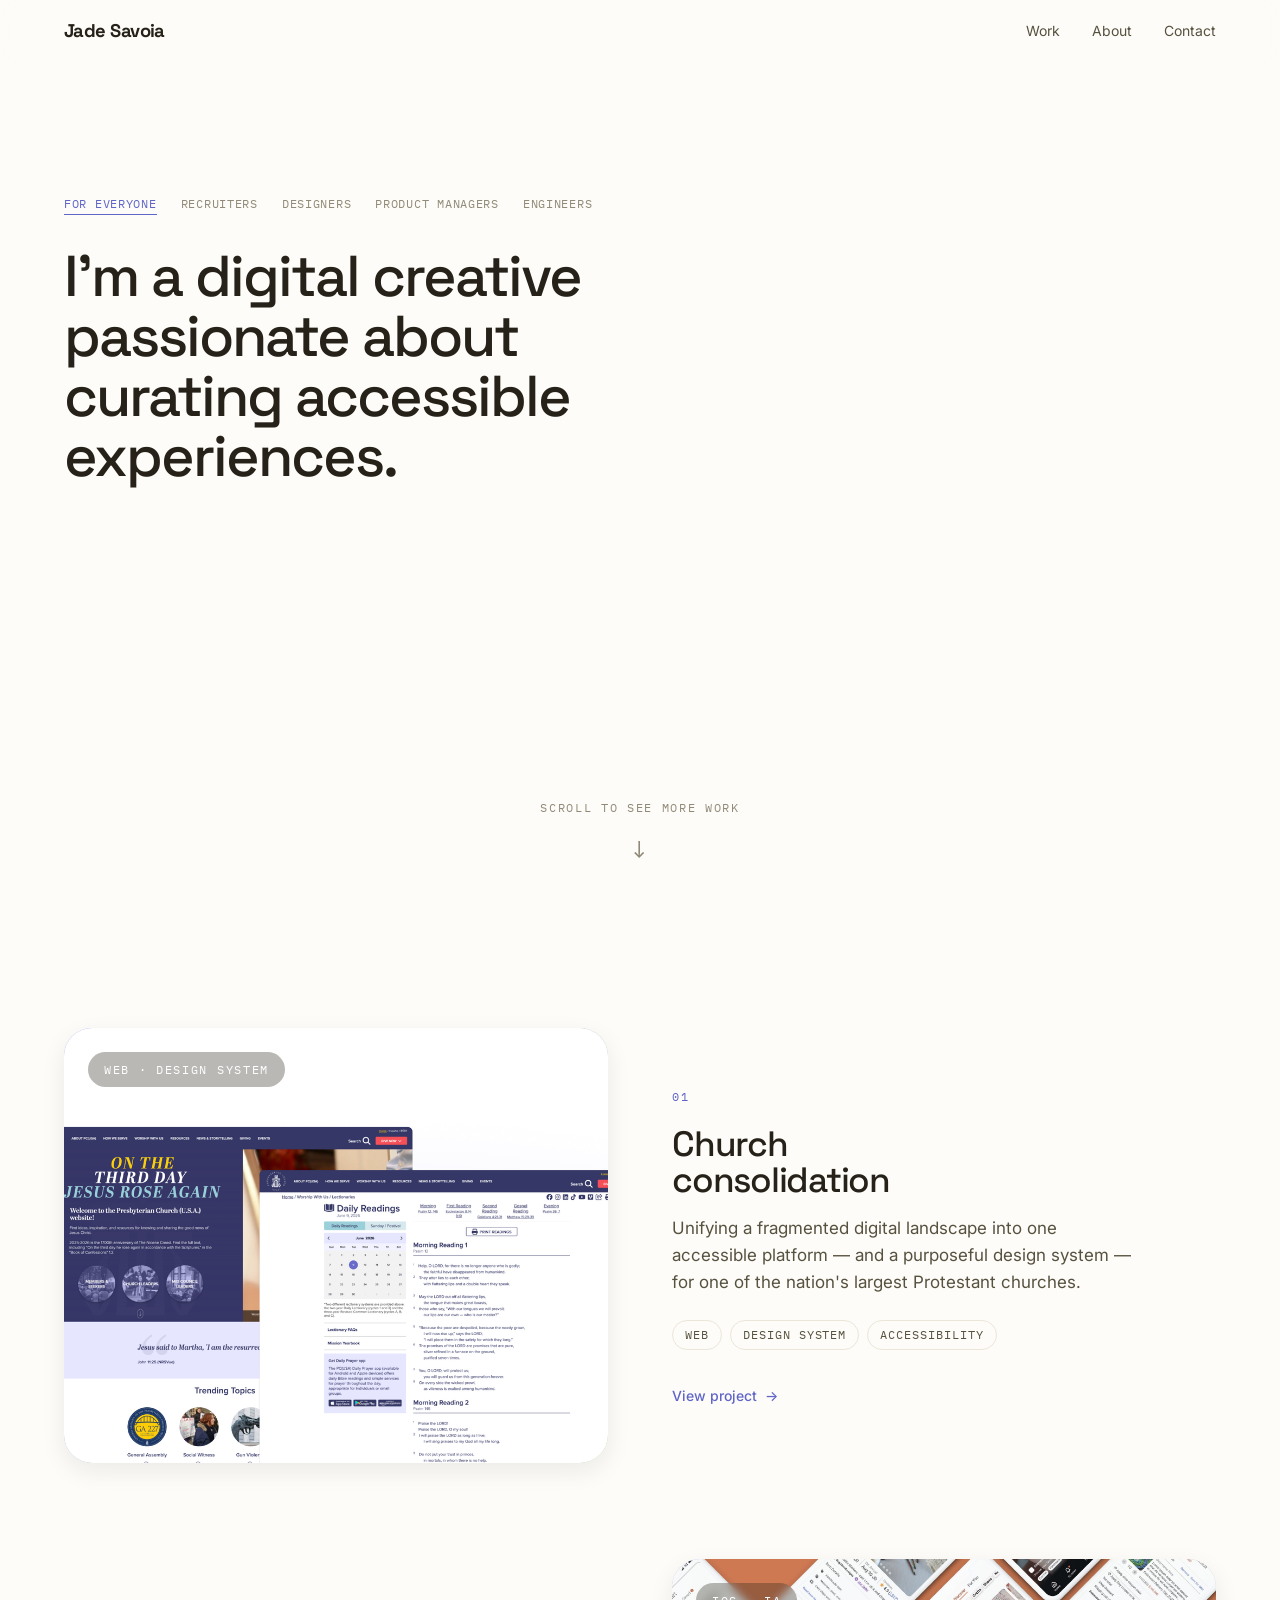
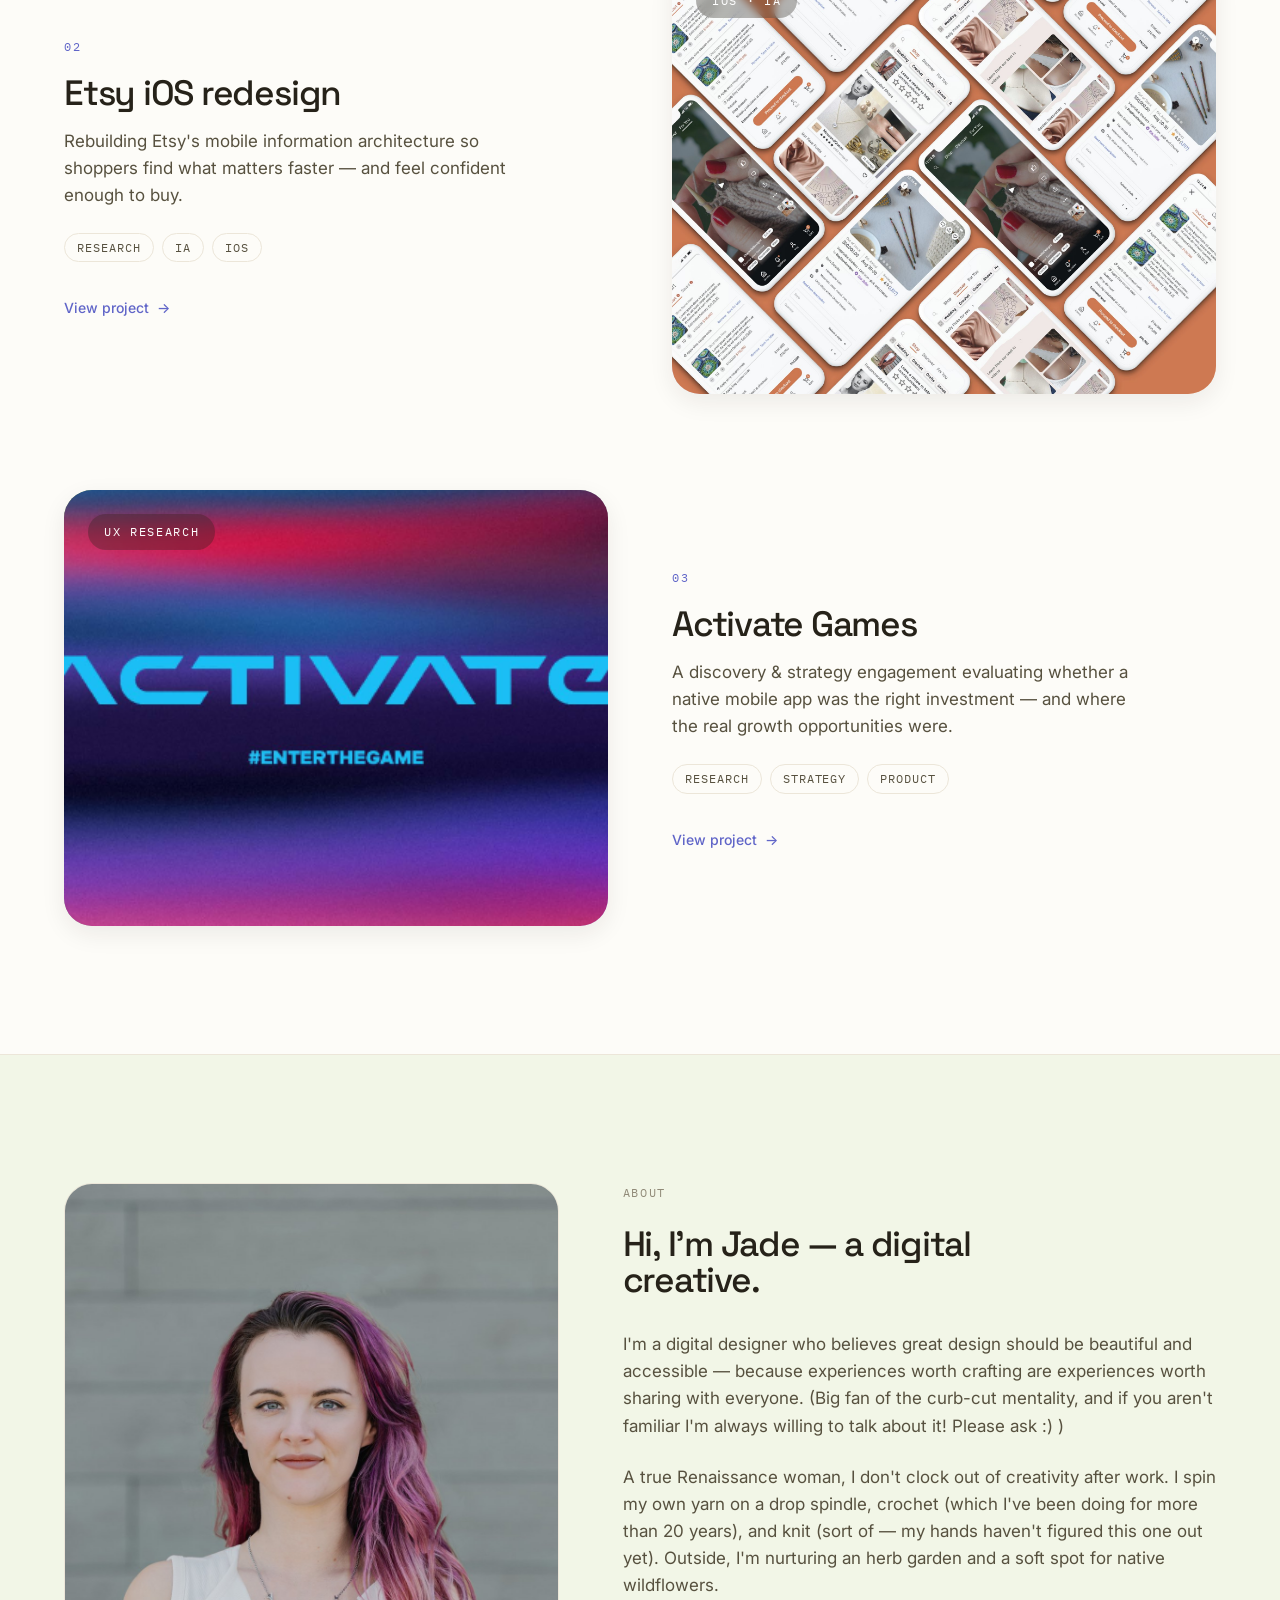
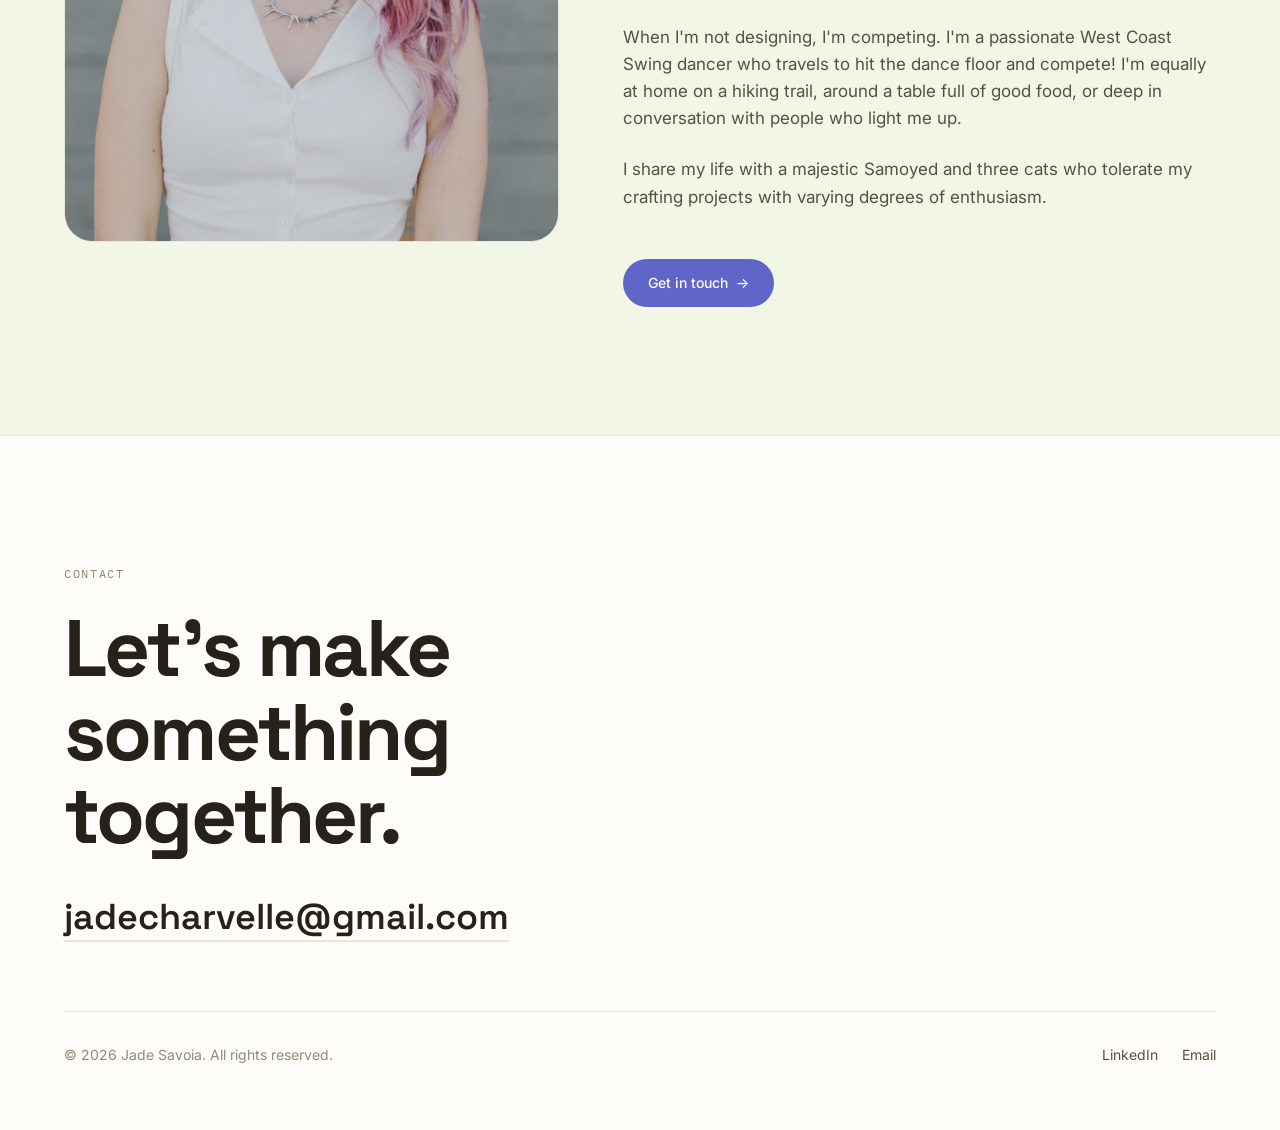
<file: index.html>
<!DOCTYPE html>
<html lang="en">
<head>
<meta charset="UTF-8">
<meta name="viewport" content="width=device-width, initial-scale=1">
<title>Jade Savoia — Digital Creative</title>
<meta name="description" content="Jade Savoia — digital creative passionate about accessible and engaging designs that remind us of the real world.">
<link rel="preconnect" href="https://fonts.googleapis.com">
<link rel="preconnect" href="https://fonts.gstatic.com" crossorigin>
<link href="https://fonts.googleapis.com/css2?family=Space+Grotesk:wght@400;500;600;700&family=Inter:wght@300;400;500;600&family=IBM+Plex+Mono:wght@400;500&display=swap" rel="stylesheet">
<link rel="stylesheet" href="tokens.css">
<style>
  *, *::before, *::after { box-sizing: border-box; }
  html { scroll-behavior: smooth; }
  body {
    margin: 0;
    background: var(--bg);
    color: var(--fg);
    font-family: var(--font-body);
    font-size: var(--fs-body);
    line-height: var(--lh-normal);
    -webkit-font-smoothing: antialiased;
    overflow-x: hidden;
  }
  a { color: inherit; }
  img { max-width: 100%; display: block; }

  .wrap { max-width: var(--container); margin: 0 auto; padding-inline: var(--gutter); }
  .eyebrow, .section-label {
    font-family: var(--font-mono); font-size: var(--fs-caption);
    letter-spacing: var(--tracking-wide); text-transform: uppercase;
    color: var(--color-ink-muted); margin: 0 0 var(--space-6); display: block;
  }
  h1,h2,h3,h4 { font-family: var(--font-display); font-weight: var(--fw-bold); line-height: var(--lh-tight); letter-spacing: var(--tracking-tight); margin: 0; }
  .display { font-size: var(--fs-display); }
  .h1 { font-size: var(--fs-h1); }
  .h2 { font-size: var(--fs-h2); }
  .h3 { font-size: var(--fs-h3); font-weight: var(--fw-semibold); }
  .h4 { font-size: var(--fs-h4); font-weight: var(--fw-semibold); }
  .lead { font-size: var(--fs-lead); color: var(--fg-soft); line-height: var(--lh-snug); }
  .accent { color: var(--accent); }

  /* ---------- NAV ---------- */
  nav.top {
    position: fixed; top: 0; left: 0; right: 0; z-index: var(--z-nav);
    background: color-mix(in srgb, var(--bg) 80%, transparent);
    backdrop-filter: blur(14px); -webkit-backdrop-filter: blur(14px);
    border-bottom: 1px solid transparent;
    transition: border-color var(--dur-base) var(--ease-soft), background var(--dur-base) var(--ease-soft);
  }
  nav.top.scrolled { border-bottom-color: var(--color-line); }
  nav.top .wrap { display: flex; align-items: center; justify-content: space-between; padding-block: var(--space-4); }
  nav.top .logo { font-family: var(--font-display); font-weight: var(--fw-bold); font-size: 1.15rem; letter-spacing: -0.03em; text-decoration: none; color: var(--fg); }
  nav.top .links { display: flex; gap: var(--space-8); }
  nav.top .links a {
    color: var(--fg-soft); text-decoration: none; font-size: var(--fs-small);
    position: relative; transition: color var(--dur-fast) var(--ease-soft);
  }
  nav.top .links a::after {
    content: ""; position: absolute; left: 0; bottom: -4px; width: 0; height: 1.5px;
    background: var(--accent); transition: width var(--dur-base) var(--ease-out);
  }
  nav.top .links a:hover { color: var(--accent); }
  nav.top .links a:hover::after { width: 100%; }
  @media (max-width: 560px){ nav.top .links { gap: var(--space-4); } nav.top .logo { font-size: 1rem; } }

  /* ---------- HERO ---------- */
  .hero { min-height: 100vh; display: flex; flex-direction: column; justify-content: center; padding-top: calc(var(--space-40) + var(--space-8)); padding-bottom: var(--space-8); }
  .hero .display {
    max-width: 18ch; font-size: clamp(1.547rem, 0.675rem + 3.656vw, 3.656rem);
    font-weight: var(--fw-medium);
    margin-bottom: var(--space-8);
  }
  .hero .audience { display: flex; flex-wrap: wrap; gap: var(--space-2) var(--space-6); margin-bottom: var(--space-8); }
  .hero .chip {
    font-family: var(--font-mono); font-size: var(--fs-caption); letter-spacing: 0.06em; text-transform: uppercase;
    color: var(--color-ink-muted); background: transparent; border: none; padding: var(--space-1) 0; cursor: pointer;
    position: relative;
    transition: color var(--dur-fast) var(--ease-soft);
  }
  .hero .chip::after {
    content: ""; position: absolute; left: 0; bottom: 0; width: 0; height: 1.5px;
    background: var(--accent); transition: width var(--dur-base) var(--ease-out);
  }
  .hero .chip:hover { color: var(--accent); }
  .hero .chip:hover::after { width: 100%; }
  .hero .chip.is-active { color: var(--accent); }
  .hero .chip.is-active::after { width: 100%; }
  .hero .chip:focus-visible { outline: 2px solid var(--accent); outline-offset: 3px; }
  #heroCopy { transition: opacity var(--dur-base) var(--ease-soft); }
  #heroCopy.swapping { opacity: 0; }
  .hero .sub { max-width: 52ch; font-size: var(--fs-lead); color: var(--fg-soft); margin: 0 0 var(--space-12); }
  .hero .meta-row {
    display: flex; flex-wrap: wrap; gap: var(--space-4) var(--space-12);
    align-items: center; font-family: var(--font-mono); font-size: var(--fs-caption);
    letter-spacing: var(--tracking-wide); text-transform: uppercase; color: var(--color-ink-muted);
  }
  .hero .meta-row .dot { width: 7px; height: 7px; border-radius: 50%; background: var(--accent-2-bright); display: inline-block; margin-right: var(--space-2); }

  /* ---------- SHOWREEL ---------- */
  .reel-wrap { padding-top: var(--space-8); }
  .reel {
    aspect-ratio: 21/9; border-radius: var(--radius-lg); overflow: hidden;
    background: linear-gradient(120deg, var(--color-peri-500), var(--color-green-300) 55%, var(--color-clay-300));
    position: relative; box-shadow: var(--shadow-lg);
  }
  .reel video { width: 100%; height: 100%; object-fit: cover; }
  .reel .reel-tag {
    position: absolute; left: var(--space-8); bottom: var(--space-6);
    color: #fff; font-family: var(--font-mono); font-size: var(--fs-caption);
    letter-spacing: var(--tracking-wide); text-transform: uppercase;
    background: rgba(38,34,25,0.35); padding: var(--space-2) var(--space-4);
    border-radius: var(--radius-pill); backdrop-filter: blur(4px);
  }
  @media (max-width: 700px){ .reel { aspect-ratio: 4/3; } }

  /* ---------- SCROLL CUE ---------- */
  .scroll-cue {
    margin-top: auto; align-self: center; display: inline-flex; flex-direction: column; align-items: center;
    gap: var(--space-3); text-decoration: none; padding-top: var(--space-16);
    font-family: var(--font-mono); font-size: var(--fs-caption); letter-spacing: var(--tracking-wide);
    text-transform: uppercase; color: var(--color-ink-muted);
    transition: color var(--dur-fast) var(--ease-soft);
  }
  .scroll-cue:hover { color: var(--accent); }
  .scroll-cue .down { font-size: var(--fs-h4); animation: bob 1.8s var(--ease-soft) infinite; }
  @media (prefers-reduced-motion: reduce){ .scroll-cue .down { animation: none; } }

  /* ---------- SECTIONS ---------- */
  section { padding-block: var(--space-32); }

  /* big statement */
  .statement .h1 { max-width: 18ch; }
  .statement .h1 .soft { color: var(--color-ink-muted); }
  .statement .btn-row { margin-top: var(--space-12); }

  /* ---------- BUTTONS ---------- */
  .btn-row { display: flex; flex-wrap: wrap; gap: var(--space-4); align-items: center; }
  .btn {
    display: inline-flex; align-items: center; gap: var(--space-2);
    font-family: var(--font-body); font-weight: var(--fw-medium); font-size: var(--fs-small);
    padding: var(--space-3) var(--space-6); border-radius: var(--radius-pill);
    border: 1px solid transparent; cursor: pointer; text-decoration: none;
    transition: transform var(--dur-fast) var(--ease-out), background var(--dur-base) var(--ease-soft), color var(--dur-base) var(--ease-soft), border-color var(--dur-base) var(--ease-soft);
  }
  .btn:hover { transform: translateY(-2px); }
  .btn-primary { background: var(--accent); color: var(--on-accent); }
  .btn-primary:hover { background: var(--color-peri-500); }
  .btn-ghost { background: transparent; color: var(--fg); border-color: var(--color-line); }
  .btn-ghost:hover { border-color: var(--accent); color: var(--accent); }
  .arrow { display: inline-block; transition: transform var(--dur-base) var(--ease-out); }
  .btn:hover .arrow { transform: translateX(4px); }

  /* ---------- FEATURED WORK (stacked, large) ---------- */
  .work-head { margin-bottom: var(--space-16); }
  .work-head .h2 { max-width: 16ch; font-size: clamp(1.547rem, 0.675rem + 3.656vw, 3.656rem); font-weight: var(--fw-medium); }
  .features { display: flex; flex-direction: column; gap: var(--space-24); }
  .feature {
    display: grid; grid-template-columns: 1fr 1fr; gap: var(--space-16);
    align-items: center; text-decoration: none; color: inherit;
  }
  .feature:nth-child(even) .f-media { order: 2; }
  .f-media {
    aspect-ratio: 5/4; border-radius: var(--radius-lg); overflow: hidden; position: relative;
    background: linear-gradient(135deg, var(--color-peri-500), var(--color-green-300));
    box-shadow: var(--shadow-md);
  }
  .feature:nth-child(2) .f-media { background: linear-gradient(135deg, var(--color-peri-300), var(--color-clay-300)); }
  .feature:nth-child(3) .f-media { background: linear-gradient(135deg, var(--color-green-500), var(--color-peri-300)); }
  .feature:nth-child(4) .f-media { background: linear-gradient(135deg, var(--color-clay-500), var(--color-peri-500)); }
  .f-media .f-inner { position: absolute; inset: 0; transition: transform var(--dur-slow) var(--ease-out); }
  .f-media .f-inner img { width:100%; height:100%; object-fit:cover; display:block; }
  .feature:hover .f-media .f-inner { transform: scale(1.04); }
  .f-media .badge {
    position: absolute; top: var(--space-6); left: var(--space-6);
    font-family: var(--font-mono); font-size: var(--fs-caption); letter-spacing: var(--tracking-wide);
    text-transform: uppercase; color: #fff; background: rgba(38,34,25,0.32);
    padding: var(--space-2) var(--space-4); border-radius: var(--radius-pill); backdrop-filter: blur(4px);
  }
  .f-body .num { font-family: var(--font-mono); font-size: var(--fs-caption); color: var(--accent); letter-spacing: var(--tracking-wide); }
  .f-body .title { font-family: var(--font-display); font-weight: var(--fw-medium); font-size: clamp(1.25rem, 0.7rem + 2.2vw, 2.2rem); margin: var(--space-4) 0 var(--space-4); max-width: 14ch; letter-spacing: var(--tracking-tight); }
  .f-body .desc { color: var(--fg-soft); max-width: 42ch; margin: 0 0 var(--space-6); }
  .f-body .tags { display: flex; flex-wrap: wrap; gap: var(--space-2); margin-bottom: var(--space-8); }
  .f-body .tag { font-size: var(--fs-caption); font-family: var(--font-mono); text-transform: uppercase; letter-spacing: 0.08em; color: var(--fg-soft); border: 1px solid var(--color-line); border-radius: var(--radius-pill); padding: var(--space-1) var(--space-3); }
  .f-body .view { font-size: var(--fs-small); color: var(--accent); display: inline-flex; align-items: center; gap: var(--space-2); font-weight: var(--fw-medium); }
  .feature:hover .view .arrow { transform: translateX(4px); }
  @media (max-width: 820px){
    .feature { grid-template-columns: 1fr; gap: var(--space-8); }
    .feature:nth-child(even) .f-media { order: 0; }
    .features { gap: var(--space-16); }
  }

  /* see all work */
  .see-all { text-align: center; padding-top: var(--space-16); }
  .see-all a { font-family: var(--font-display); font-weight: var(--fw-bold); font-size: var(--fs-h1); letter-spacing: var(--tracking-tight); text-decoration: none; color: var(--fg); display: inline-flex; flex-direction: column; align-items: center; gap: var(--space-4); transition: color var(--dur-base); }
  .see-all a:hover { color: var(--accent); }
  .see-all .down { font-size: var(--fs-h3); animation: bob 1.8s var(--ease-soft) infinite; }
  @keyframes bob { 0%,100%{ transform: translateY(0);} 50%{ transform: translateY(8px);} }
  @media (prefers-reduced-motion: reduce){ .see-all .down { animation: none; } }

  /* ---------- ABOUT ---------- */
  .about { border-top: 1px solid var(--color-line); background: color-mix(in srgb, var(--color-green-100) 50%, var(--color-paper)); }
  .about .grid { display: grid; grid-template-columns: 1fr 1.2fr; gap: var(--space-16); align-items: start; }
  @media (max-width: 820px){ .about .grid { grid-template-columns: 1fr; gap: var(--space-12); } }
  .about p { color: var(--fg-soft); max-width: 56ch; }
  .about p + p { margin-top: var(--space-6); }
  .portrait { aspect-ratio: 3/4; border-radius: var(--radius-lg); overflow: hidden; background: linear-gradient(160deg, var(--color-peri-300), var(--color-green-300)); border: 1px solid var(--color-line); }
  .portrait img { width:100%; height:100%; object-fit:cover; display:block; }

  /* reviews */
  .reviews { margin-top: var(--space-24); }
  .reviews .section-label { margin-bottom: var(--space-12); }
  .reviews .grid-r { display: grid; grid-template-columns: repeat(3, 1fr); gap: var(--space-1); }
  @media (max-width: 900px){ .reviews .grid-r { grid-template-columns: 1fr; gap: var(--space-1); } }
  .review {
    background: var(--color-paper); border: 1px solid var(--color-line);
    border-radius: var(--radius-lg); padding: var(--space-8);
    display: flex; flex-direction: column; gap: var(--space-6);
  }
  .review .quote-mark { font-family: var(--font-display); font-weight: var(--fw-bold); font-size: var(--fs-h2); line-height: 0.6; color: var(--accent); }
  .review .quote { color: var(--fg-soft); font-size: var(--fs-body); margin: 0; }
  .review .author { margin-top: auto; display: flex; align-items: center; gap: var(--space-3); }
  .review .avatar { width: 40px; height: 40px; border-radius: 50%; flex: none; background: linear-gradient(135deg, var(--color-peri-500), var(--color-green-300)); }
  .review .who { display: flex; flex-direction: column; line-height: 1.3; }
  .review .name { font-weight: var(--fw-semibold); color: var(--fg); font-size: var(--fs-small); }
  .review .role-r { font-family: var(--font-mono); font-size: var(--fs-caption); text-transform: uppercase; letter-spacing: 0.06em; color: var(--color-ink-muted); }

  /* ---------- CONTACT ---------- */
  footer.contact { border-top: 1px solid var(--color-line); padding-block: var(--space-32) var(--space-16); }
  footer.contact .h1 { max-width: 14ch; margin-bottom: var(--space-8); }
  footer.contact .email { font-family: var(--font-display); font-weight: var(--fw-semibold); font-size: var(--fs-h3); text-decoration: none; color: var(--fg); border-bottom: 2px solid var(--color-line); transition: border-color var(--dur-base), color var(--dur-base); }
  footer.contact .email:hover { color: var(--accent); border-color: var(--accent); }
  .foot-row { margin-top: var(--space-16); padding-top: var(--space-8); border-top: 1px solid var(--color-line); display: flex; justify-content: space-between; flex-wrap: wrap; gap: var(--space-4); font-size: var(--fs-small); color: var(--color-ink-muted); }
  .socials { display: flex; gap: var(--space-6); }
  .socials a { color: var(--fg-soft); text-decoration: none; transition: color var(--dur-fast); }
  .socials a:hover { color: var(--accent); }

  /* ---------- REVEAL MOTION ---------- */
  .reveal { opacity: 0; transform: translateY(32px); transition: opacity var(--dur-reveal) var(--ease-out), transform var(--dur-reveal) var(--ease-out); }
  .reveal.in { opacity: 1; transform: none; }
  .reveal.d1 { transition-delay: 80ms; }
  .reveal.d2 { transition-delay: 160ms; }
  .reveal.d3 { transition-delay: 240ms; }
</style>
</head>
<body id="top">

<nav class="top">
  <div class="wrap">
    <a href="#top" class="logo">Jade Savoia</a>
    <div class="links">
      <a href="#work">Work</a>
      <a href="#about">About</a>
      <a href="#contact">Contact</a>
    </div>
  </div>
</nav>

<!-- HERO -->
<header class="hero wrap">
  <div class="audience reveal" role="group" aria-label="Choose what you'd like to read">
    <button type="button" class="chip is-active" data-copy="I'm a digital creative passionate about curating accessible experiences.">For everyone</button>
    <button type="button" class="chip" data-copy="I'm a UX/UI designer with 6 years of creative experience leading projects across brand and digital products.">Recruiters</button>
    <button type="button" class="chip" data-copy="Craft and collaboration are at the core of my workflow. I've worked cross-functionally my whole career, thriving in fast-paced, complex, flexible environments.">Designers</button>
    <button type="button" class="chip" data-copy="I measure twice and cut once. I'm a systematic thinker who likes to create data-informed products.">Product Managers</button>
    <button type="button" class="chip" data-copy="I have experience working as a professional developer translator for my team and clients, so you can trust that I will be able to speak engineer.">Engineers</button>
  </div>
  <h1 class="display reveal d1" id="heroCopy" aria-live="polite">I'm a digital creative passionate about curating accessible experiences.</h1>
  <a class="scroll-cue reveal d2" href="#work">
    <span>Scroll to see more work</span>
    <span class="down" aria-hidden="true">↓</span>
  </a>
</header>

<!-- FEATURED WORK -->
<section id="work" class="wrap">
  <div class="features">
    <a class="feature reveal" href="project-3.html">
      <div class="f-media"><div class="f-inner"><img src="images/pcusa-hero.png" alt="Church consolidation case study cover"></div><span class="badge">Web · Design System</span></div>
      <div class="f-body">
        <span class="num">01</span>
        <h3 class="title">Church consolidation</h3>
        <p class="desc">Unifying a fragmented digital landscape into one accessible platform — and a purposeful design system — for one of the nation's largest Protestant churches.</p>
        <div class="tags"><span class="tag">Web</span><span class="tag">Design System</span><span class="tag">Accessibility</span></div>
        <span class="view">View project <span class="arrow">→</span></span>
      </div>
    </a>

    <a class="feature reveal" href="project-2.html">
      <div class="f-media"><div class="f-inner"><img src="images/etsy-hero.jpg" alt="Etsy iOS redesign case study cover"></div><span class="badge">iOS · IA</span></div>
      <div class="f-body">
        <span class="num">02</span>
        <h3 class="title">Etsy iOS redesign</h3>
        <p class="desc">Rebuilding Etsy's mobile information architecture so shoppers find what matters faster — and feel confident enough to buy.</p>
        <div class="tags"><span class="tag">Research</span><span class="tag">IA</span><span class="tag">iOS</span></div>
        <span class="view">View project <span class="arrow">→</span></span>
      </div>
    </a>

    <a class="feature reveal" href="project.html">
      <div class="f-media"><div class="f-inner"><img src="images/activate-hero.png" alt="Activate Games case study cover"></div><span class="badge">UX Research</span></div>
      <div class="f-body">
        <span class="num">03</span>
        <h3 class="title">Activate Games</h3>
        <p class="desc">A discovery &amp; strategy engagement evaluating whether a native mobile app was the right investment — and where the real growth opportunities were.</p>
        <div class="tags"><span class="tag">Research</span><span class="tag">Strategy</span><span class="tag">Product</span></div>
        <span class="view">View project <span class="arrow">→</span></span>
      </div>
    </a>

  </div>

</section>

<!-- ABOUT -->
<section id="about" class="about">
  <div class="wrap">
    <div class="grid">
      <div class="portrait reveal"><img src="images/jade-savoia.jpg" alt="Jade Savoia"></div>
      <div class="reveal d1">
        <span class="section-label">About</span>
        <h2 class="h2" style="margin-bottom: var(--space-8); max-width: 18ch; font-size: clamp(1.25rem, 0.7rem + 2.2vw, 2.2rem); font-weight: var(--fw-medium);">Hi, I'm Jade — a digital creative.</h2>
        <p>I'm a digital designer who believes great design should be beautiful and accessible — because experiences worth crafting are experiences worth sharing with everyone. (Big fan of the curb-cut mentality, and if you aren't familiar I'm always willing to talk about it! Please ask :) )</p>
        <p>A true Renaissance woman, I don't clock out of creativity after work. I spin my own yarn on a drop spindle, crochet (which I've been doing for more than 20 years), and knit (sort of — my hands haven't figured this one out yet). Outside, I'm nurturing an herb garden and a soft spot for native wildflowers.</p>
        <p>When I'm not designing, I'm competing. I'm a passionate West Coast Swing dancer who travels to hit the dance floor and compete! I'm equally at home on a hiking trail, around a table full of good food, or deep in conversation with people who light me up.</p>
        <p>I share my life with a majestic Samoyed and three cats who tolerate my crafting projects with varying degrees of enthusiasm.</p>
        <div class="btn-row" style="margin-top: var(--space-12);">
          <a class="btn btn-primary" href="#contact">Get in touch <span class="arrow">→</span></a>
        </div>
      </div>
    </div>

  </div>
</section>

<!-- CONTACT -->
<footer id="contact" class="contact wrap">
  <span class="section-label reveal">Contact</span>
  <h2 class="h1 reveal">Let's make something together.</h2>
  <a class="email reveal d1" href="mailto:jadecharvelle@gmail.com">jadecharvelle@gmail.com</a>
  <div class="foot-row">
    <span>© 2026 Jade Savoia. All rights reserved.</span>
    <div class="socials">
      <a href="https://www.linkedin.com/in/jade-savoia" aria-label="LinkedIn" target="_blank" rel="noopener">LinkedIn</a>
      <a href="mailto:jadecharvelle@gmail.com">Email</a>
    </div>
  </div>
</footer>

<script>
  // Scroll reveals
  const io = new IntersectionObserver((entries) => {
    entries.forEach(e => { if (e.isIntersecting) { e.target.classList.add('in'); io.unobserve(e.target); } });
  }, { threshold: 0.12 });
  document.querySelectorAll('.reveal').forEach(el => io.observe(el));

  // Hero audience copy switcher
  const heroCopy = document.getElementById('heroCopy');
  document.querySelectorAll('.hero .chip').forEach(chip => {
    chip.addEventListener('click', () => {
      if (chip.classList.contains('is-active')) return;
      document.querySelectorAll('.hero .chip').forEach(c => c.classList.remove('is-active'));
      chip.classList.add('is-active');
      heroCopy.classList.add('swapping');
      setTimeout(() => {
        heroCopy.textContent = chip.dataset.copy;
        heroCopy.classList.remove('swapping');
      }, 200);
    });
  });

  // Nav border on scroll
  const nav = document.querySelector('nav.top');
  const onScroll = () => nav.classList.toggle('scrolled', window.scrollY > 8);
  onScroll();
  window.addEventListener('scroll', onScroll, { passive: true });
</script>
</body>
</html>
</file>
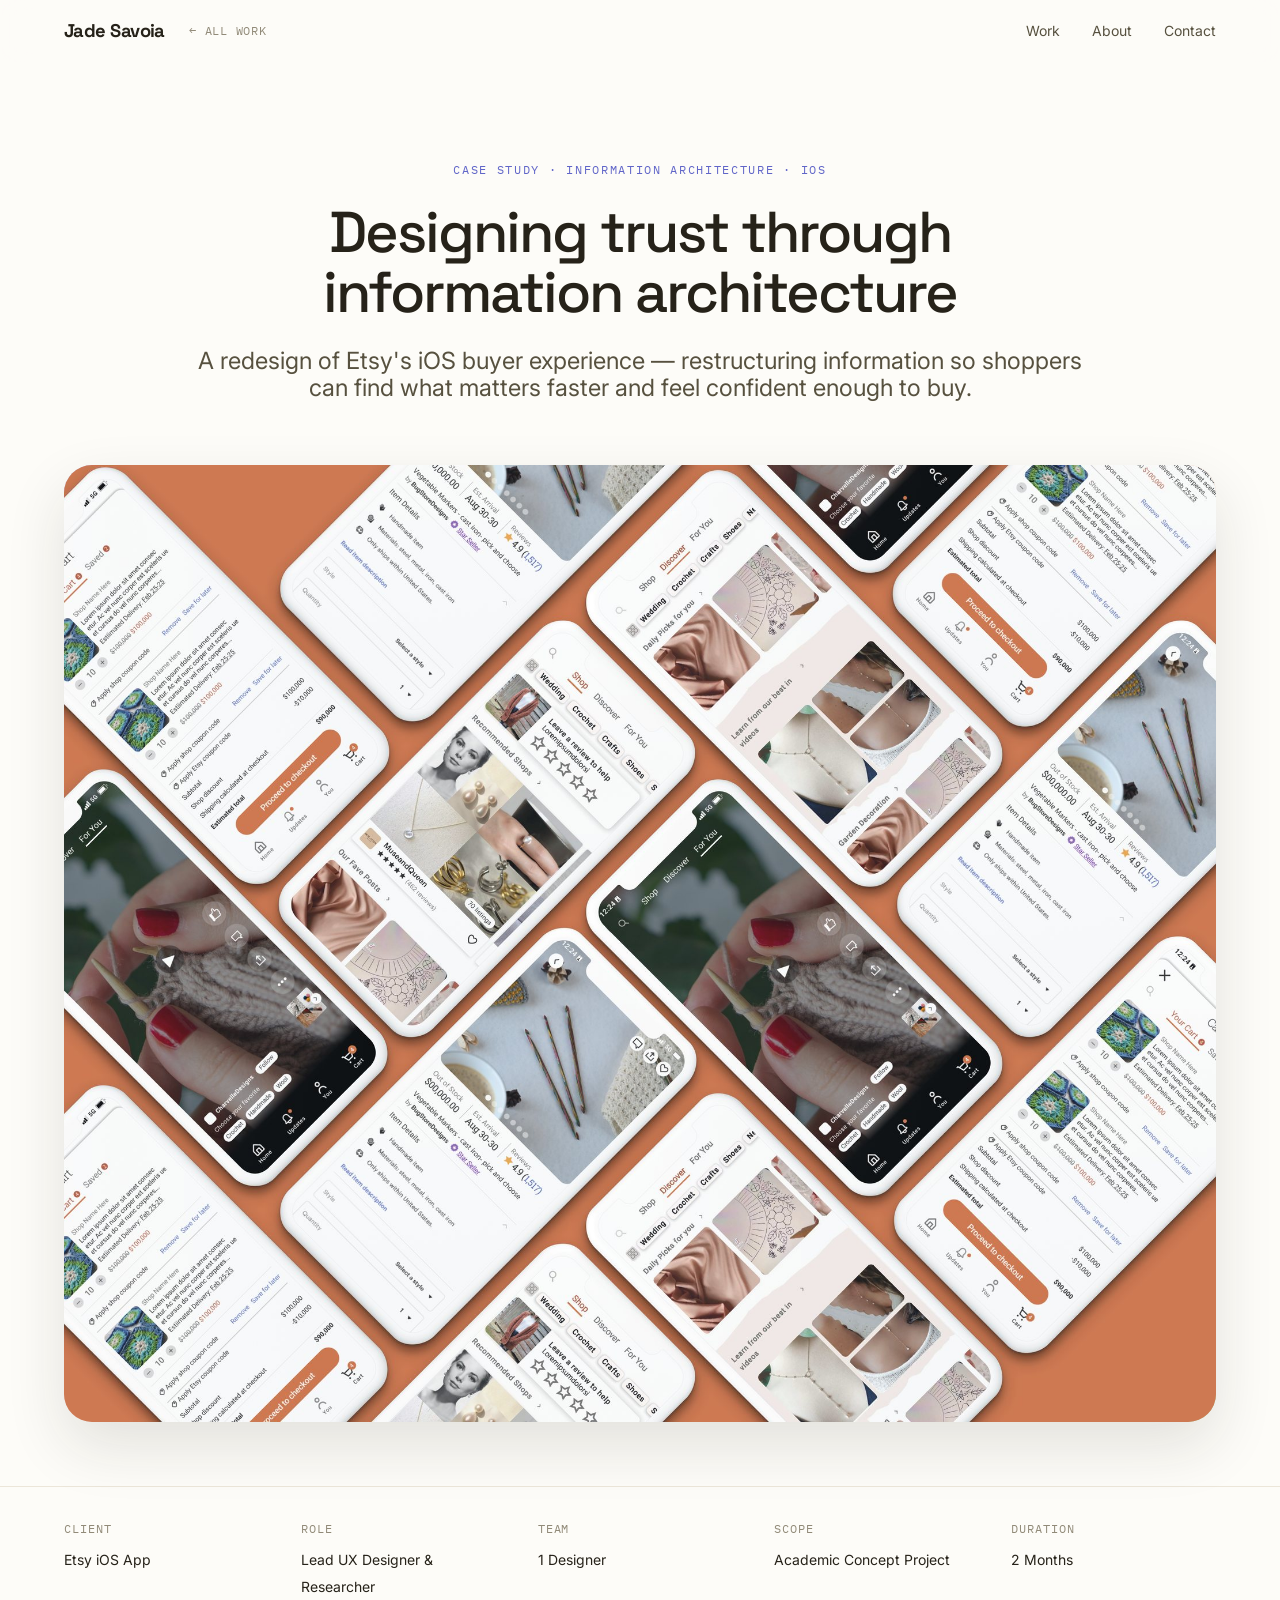
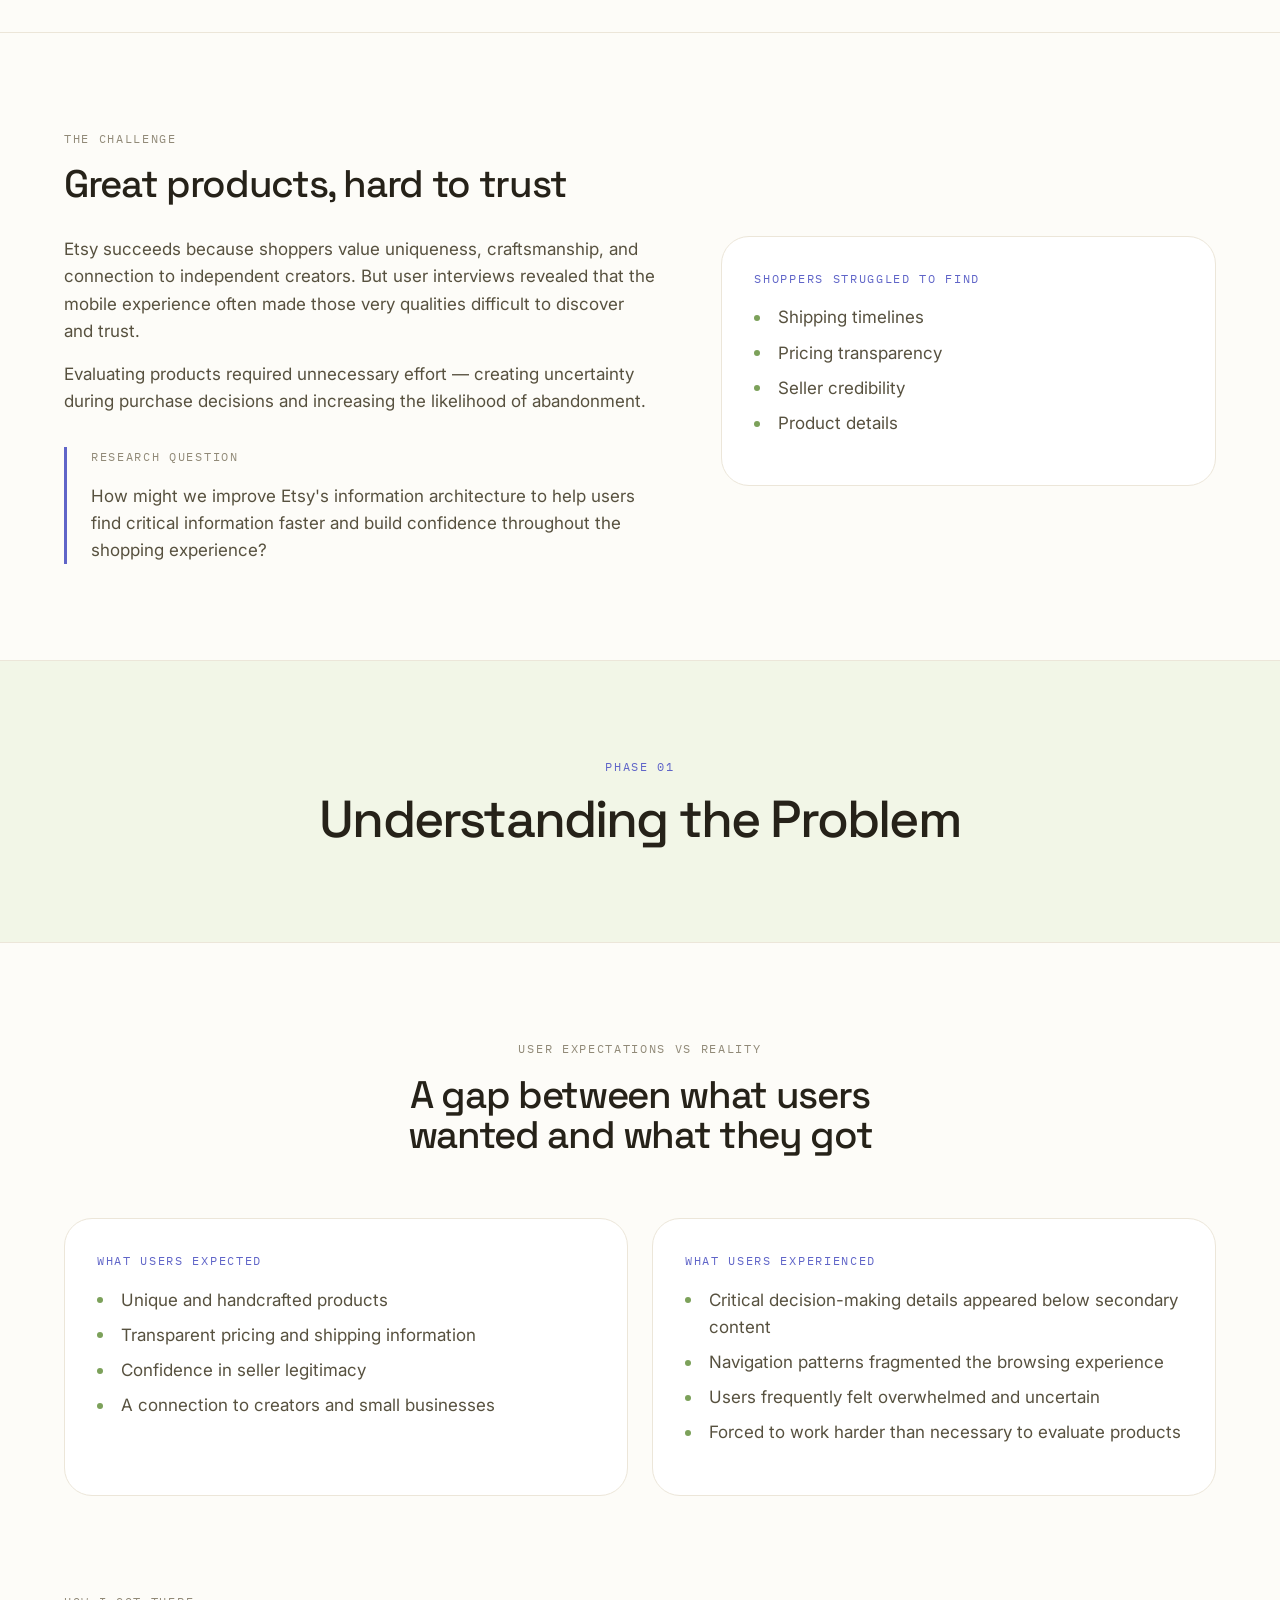
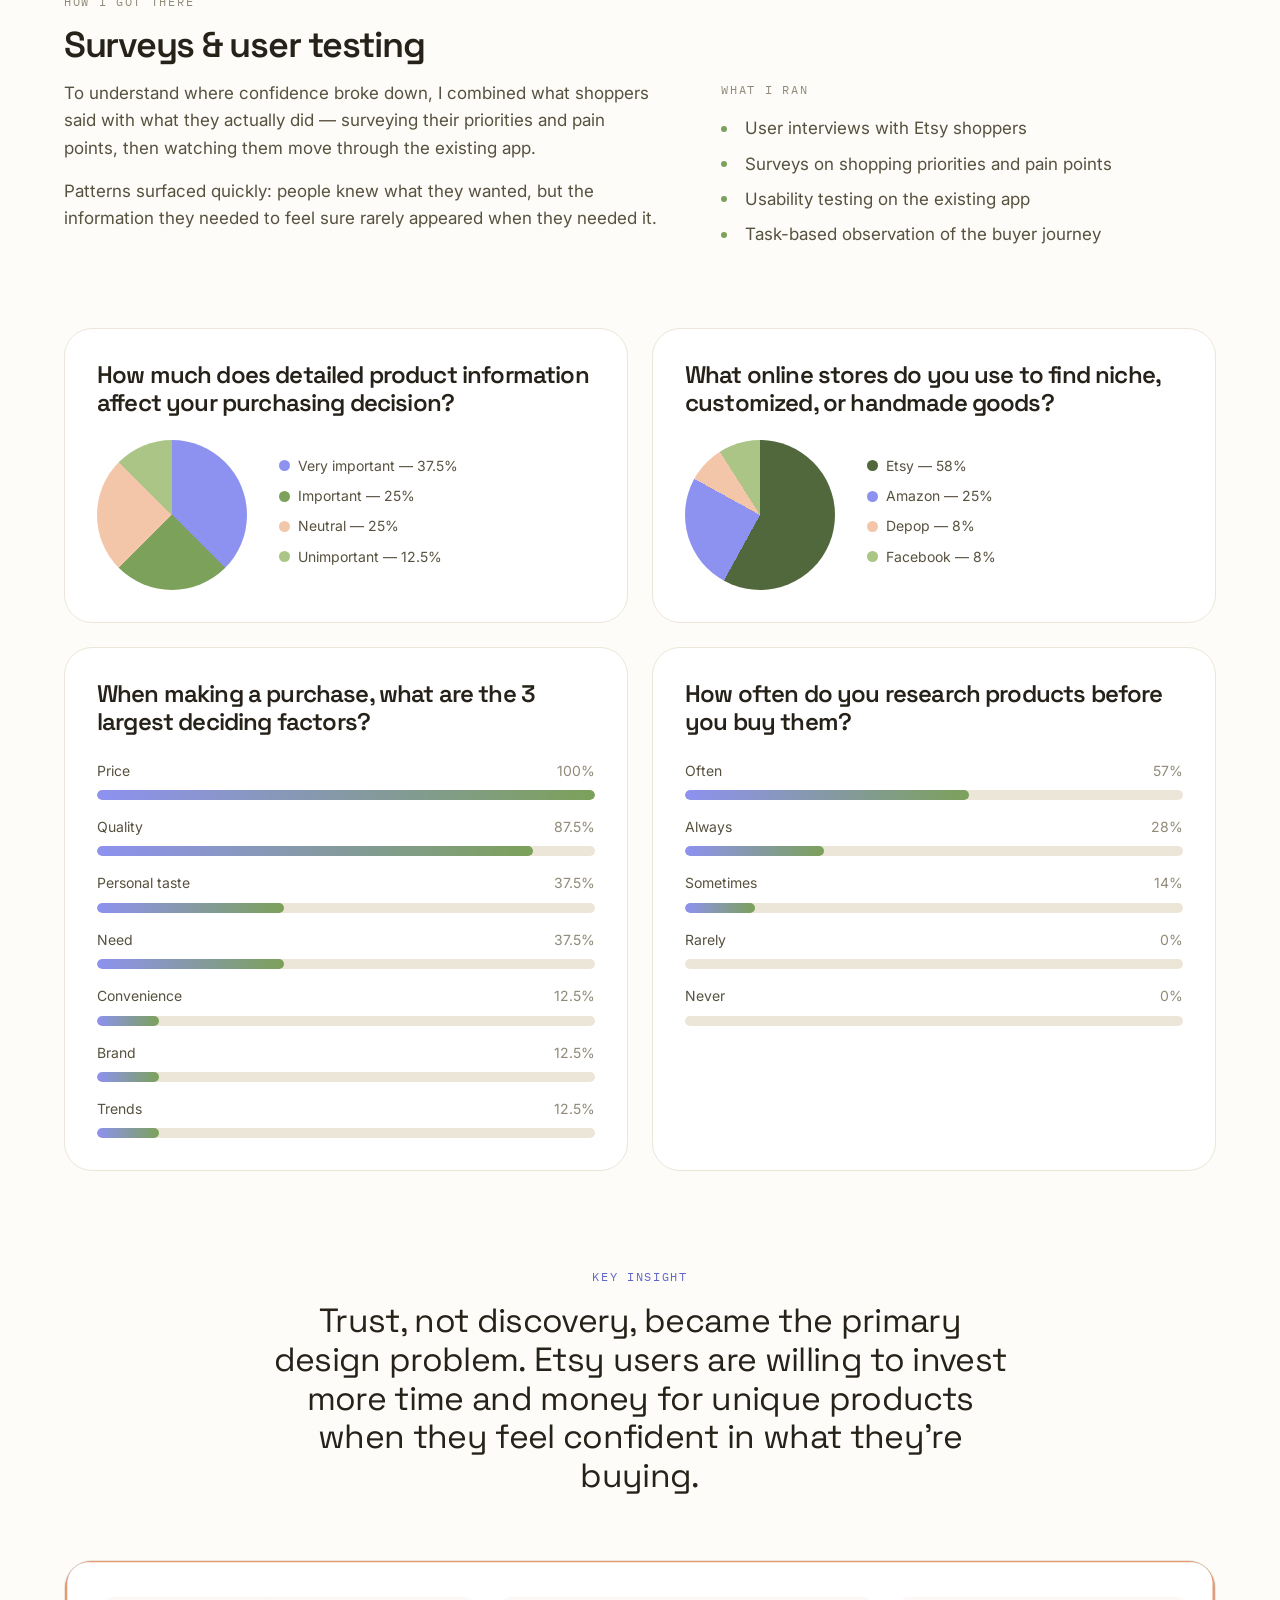
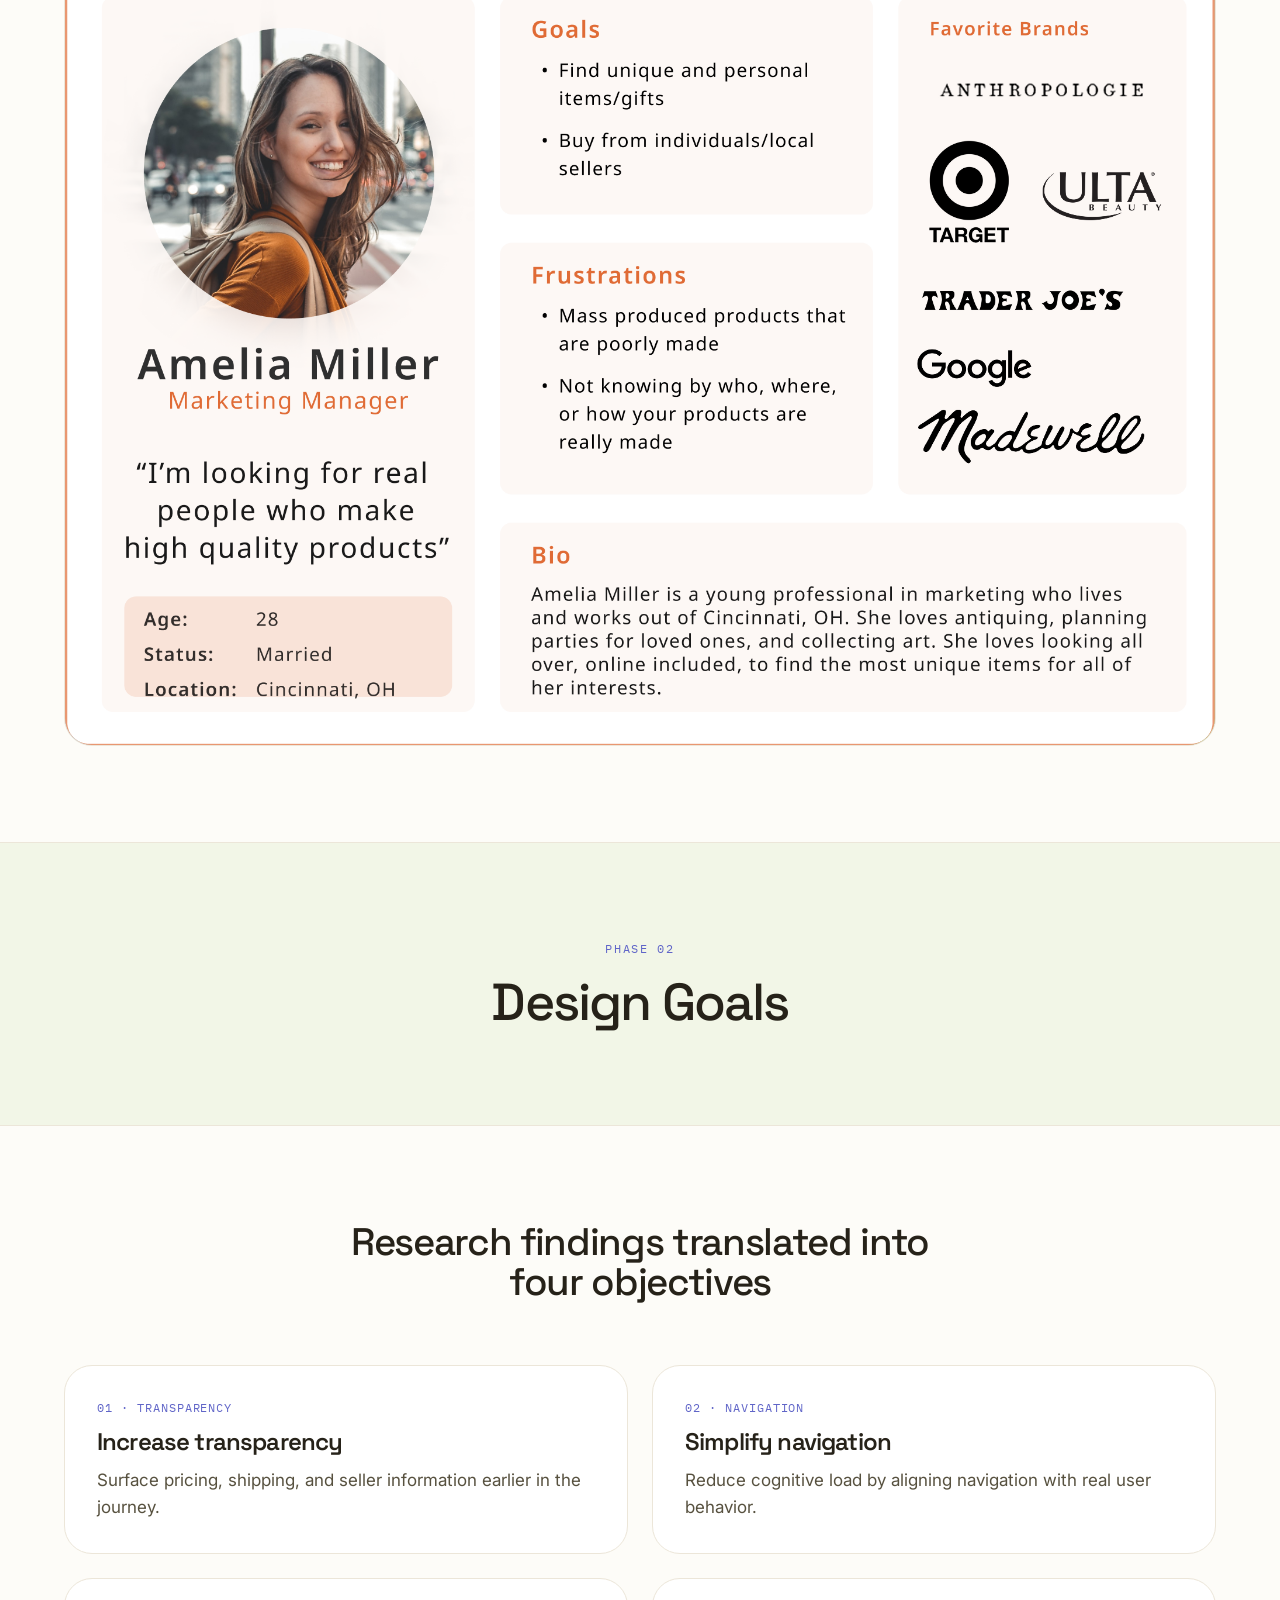
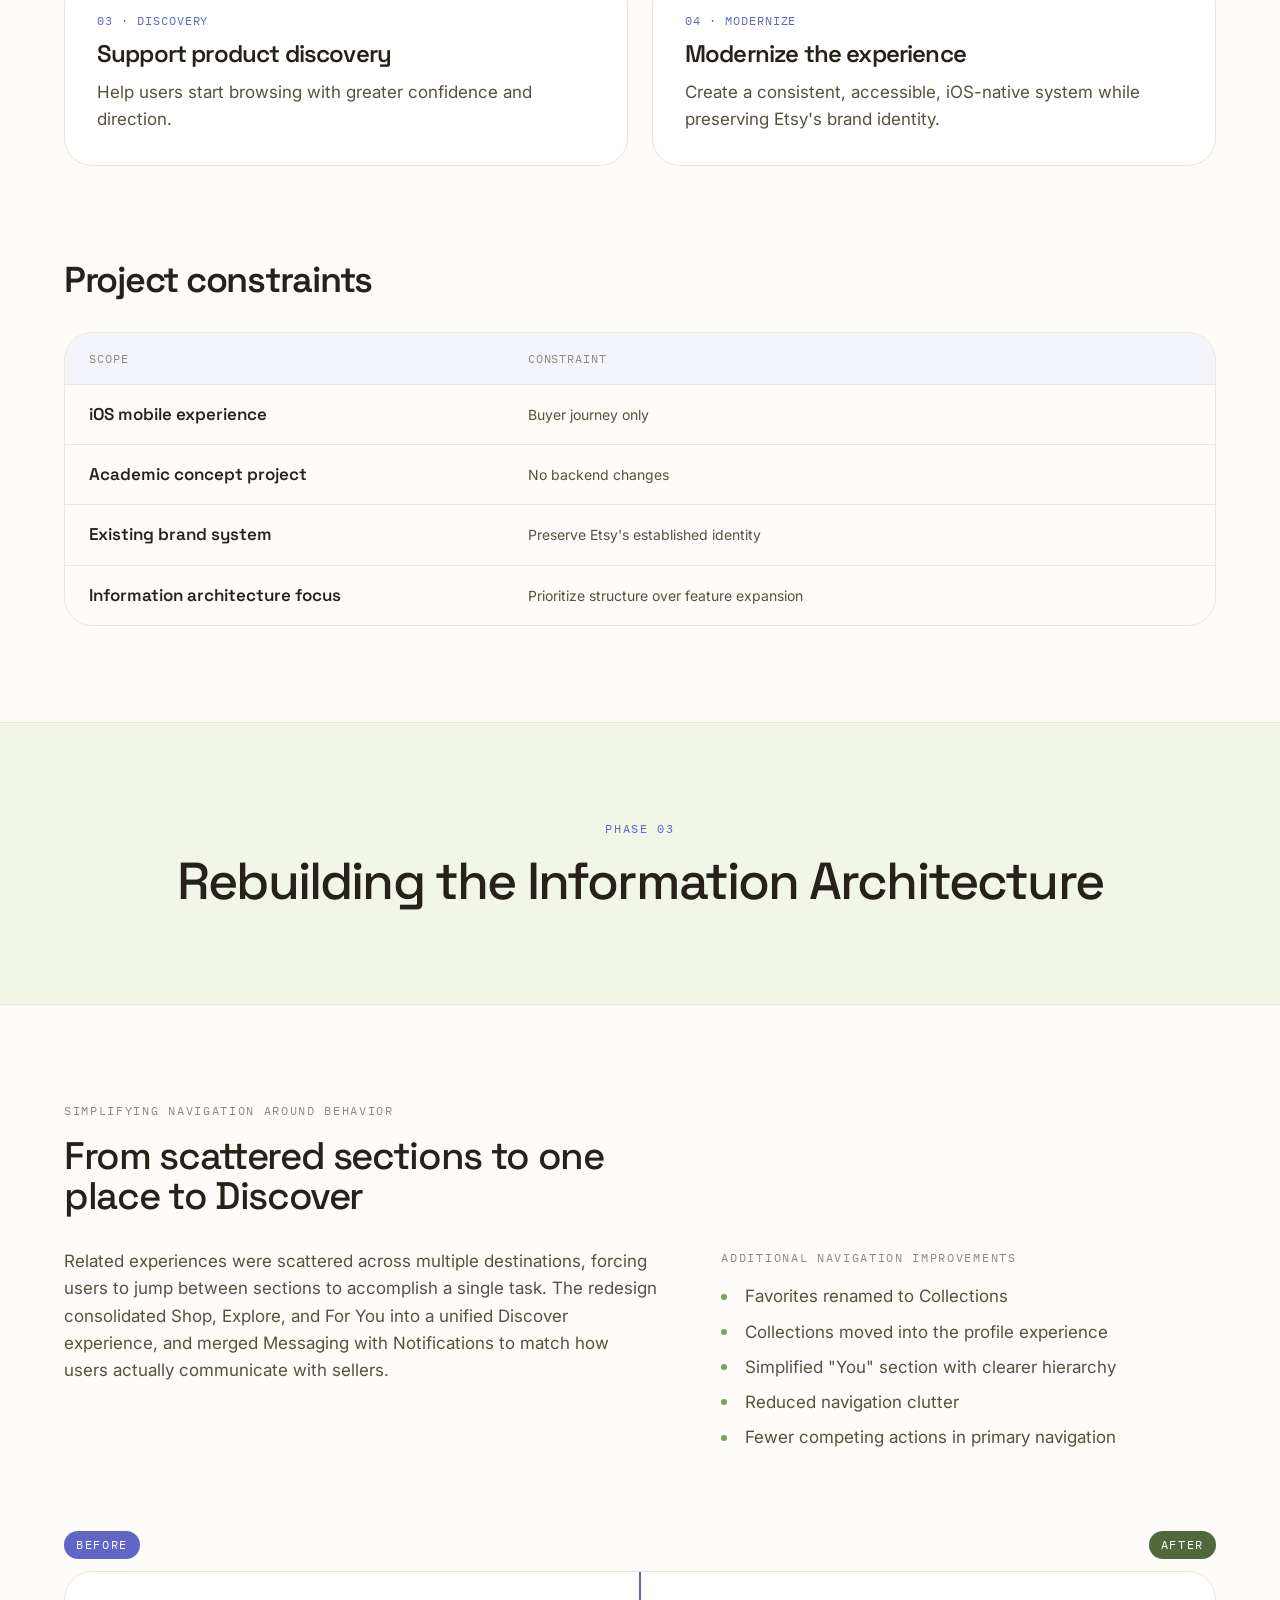
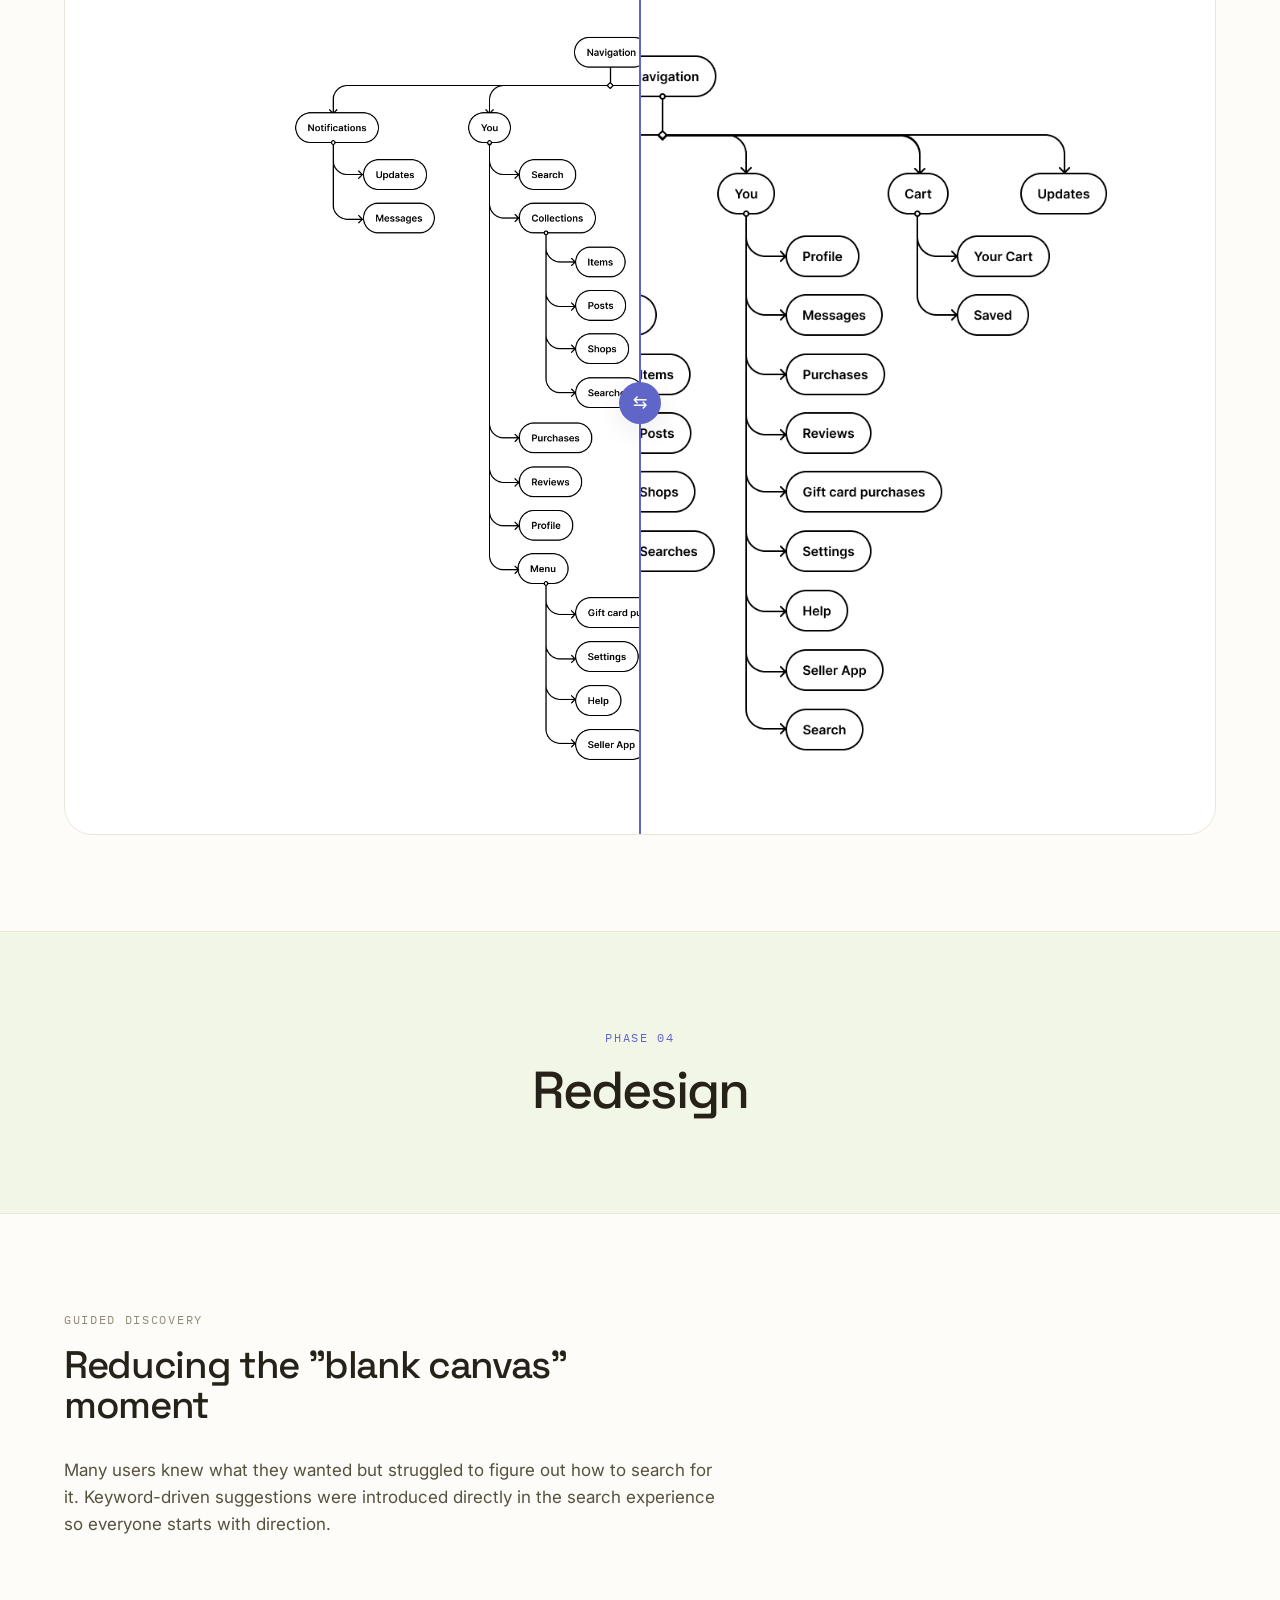
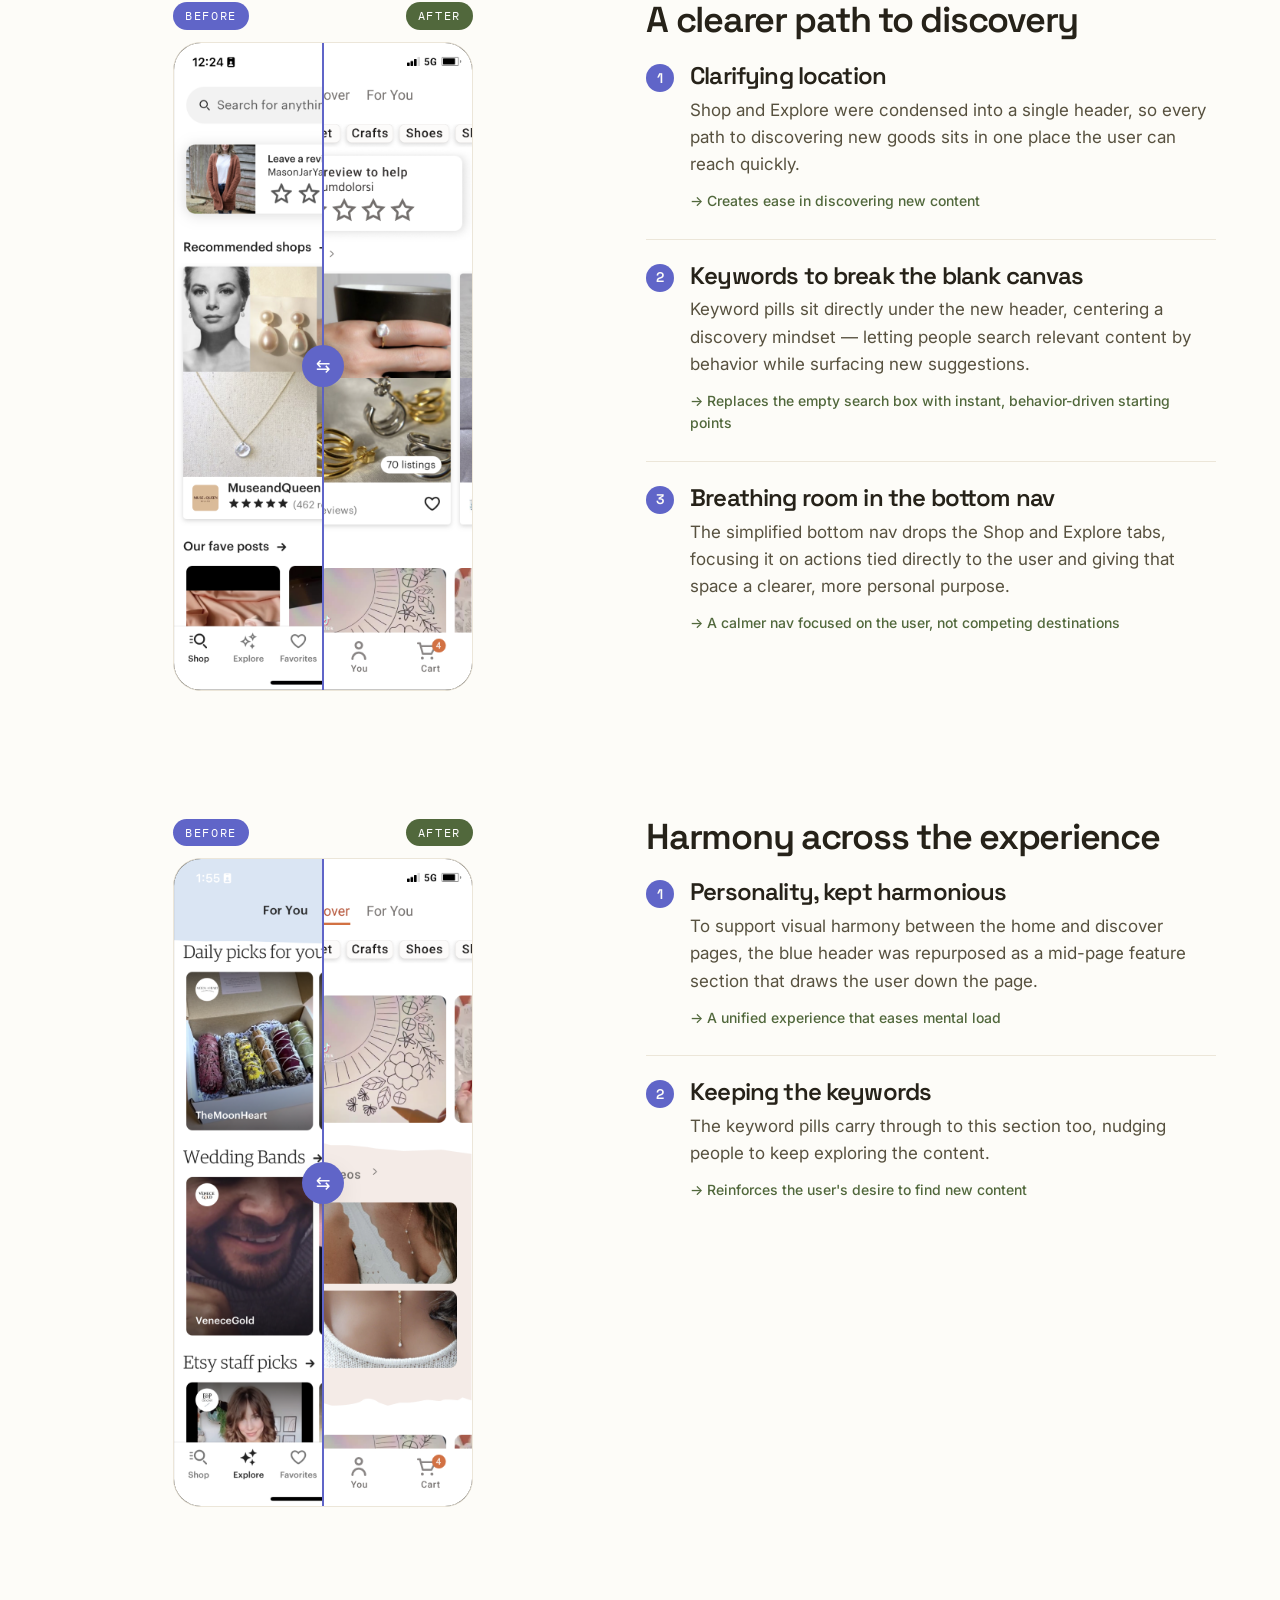
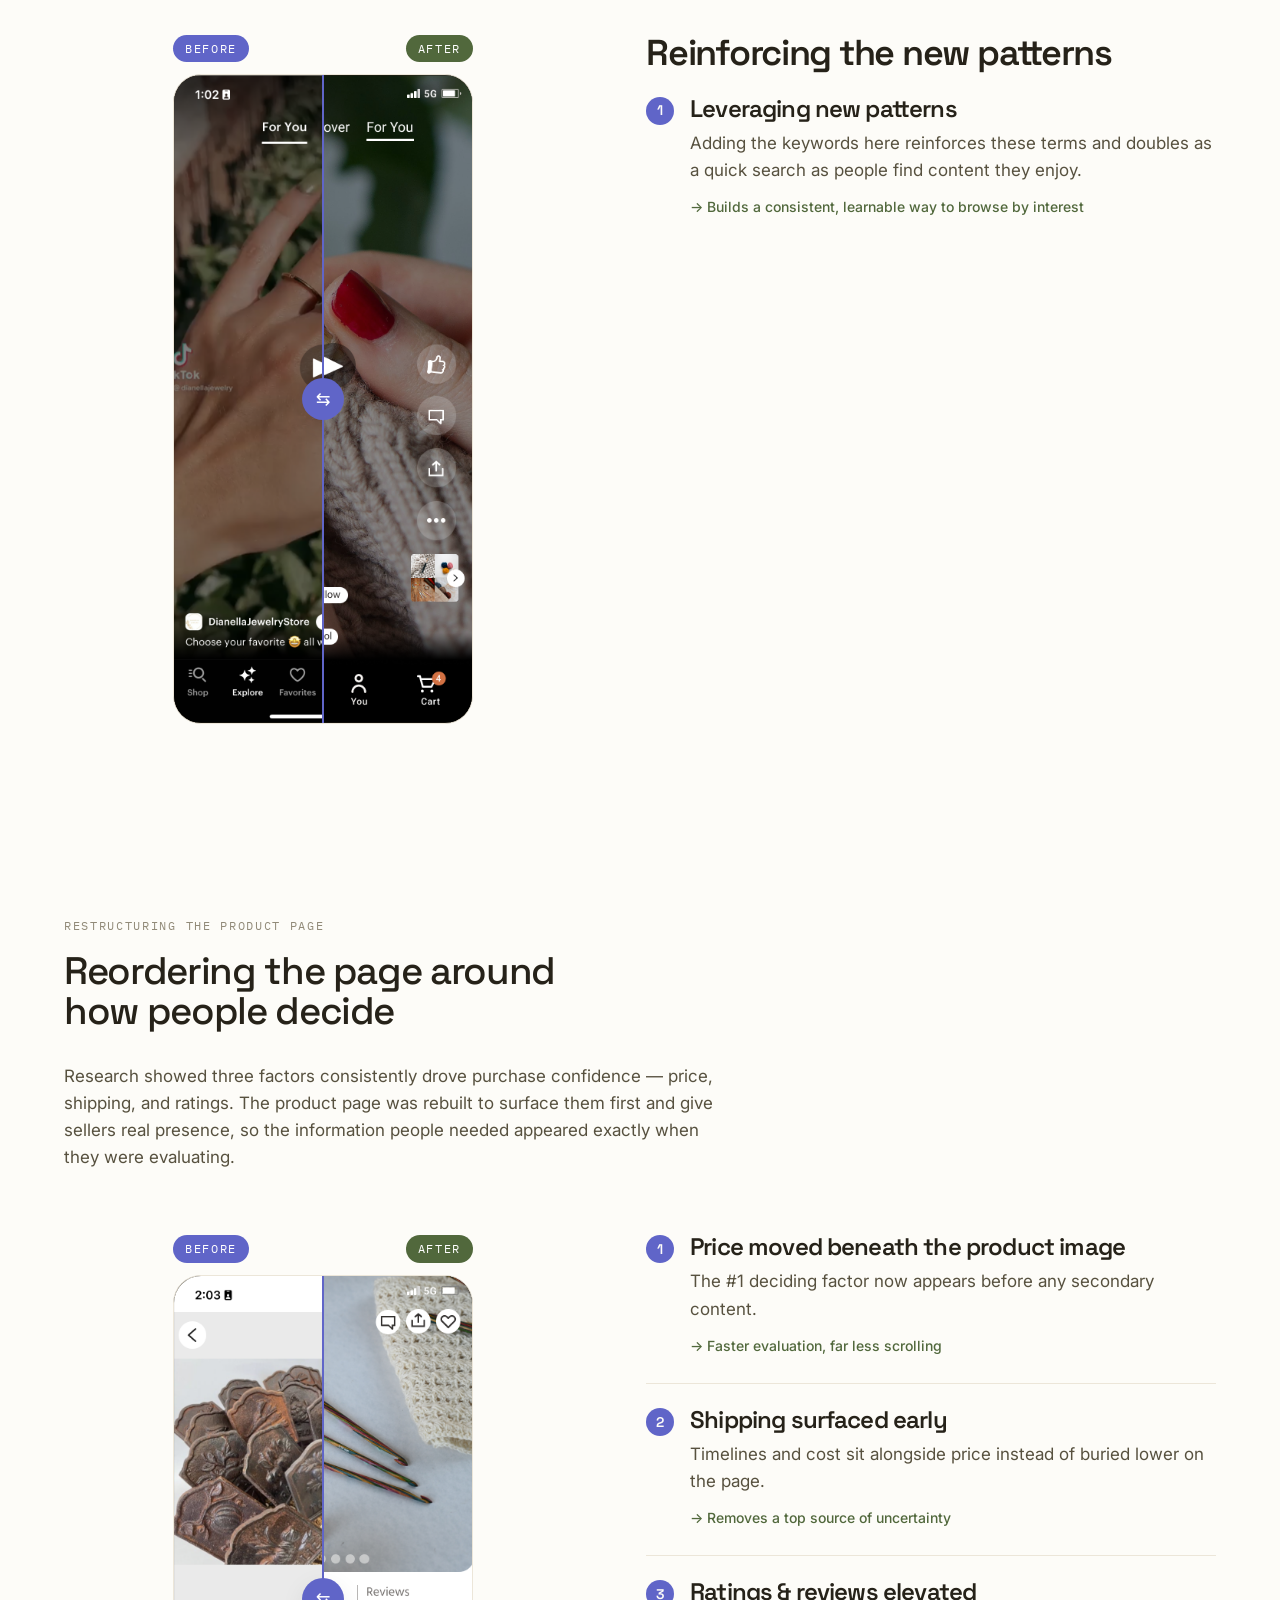
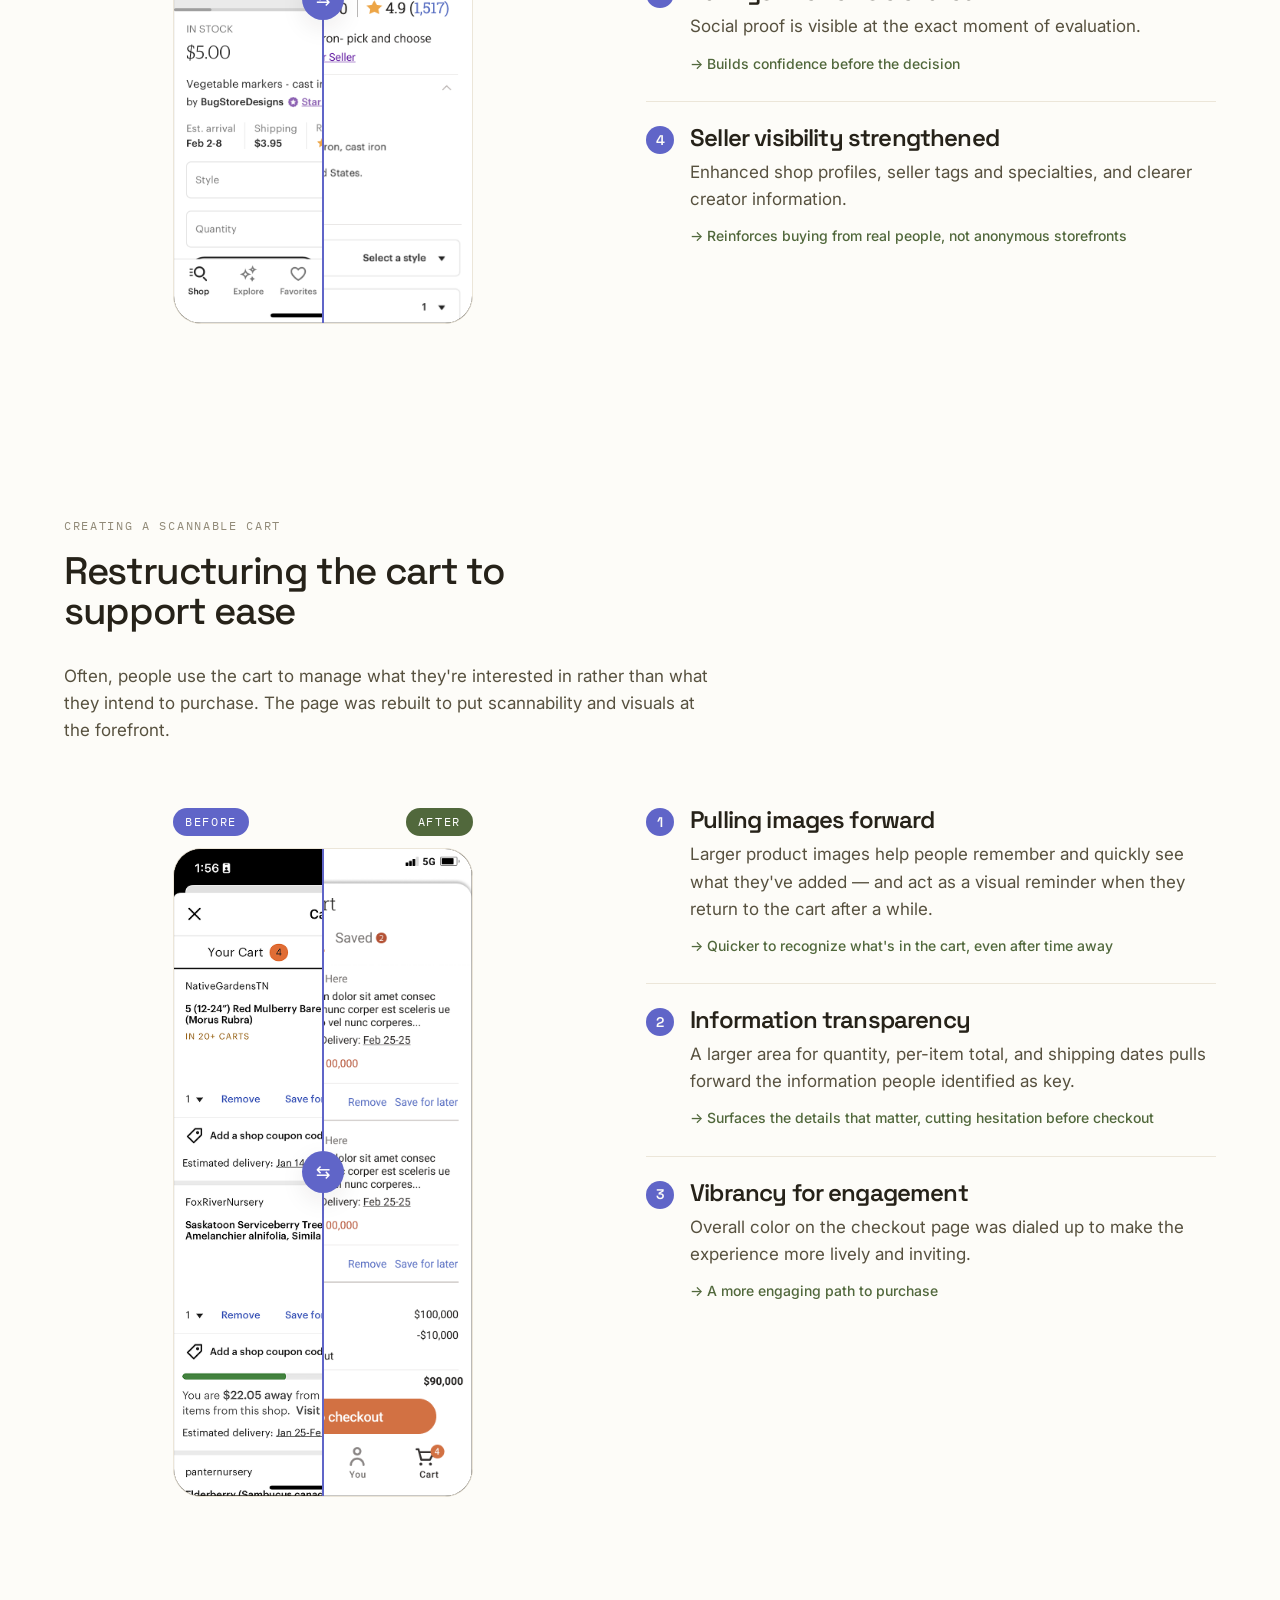
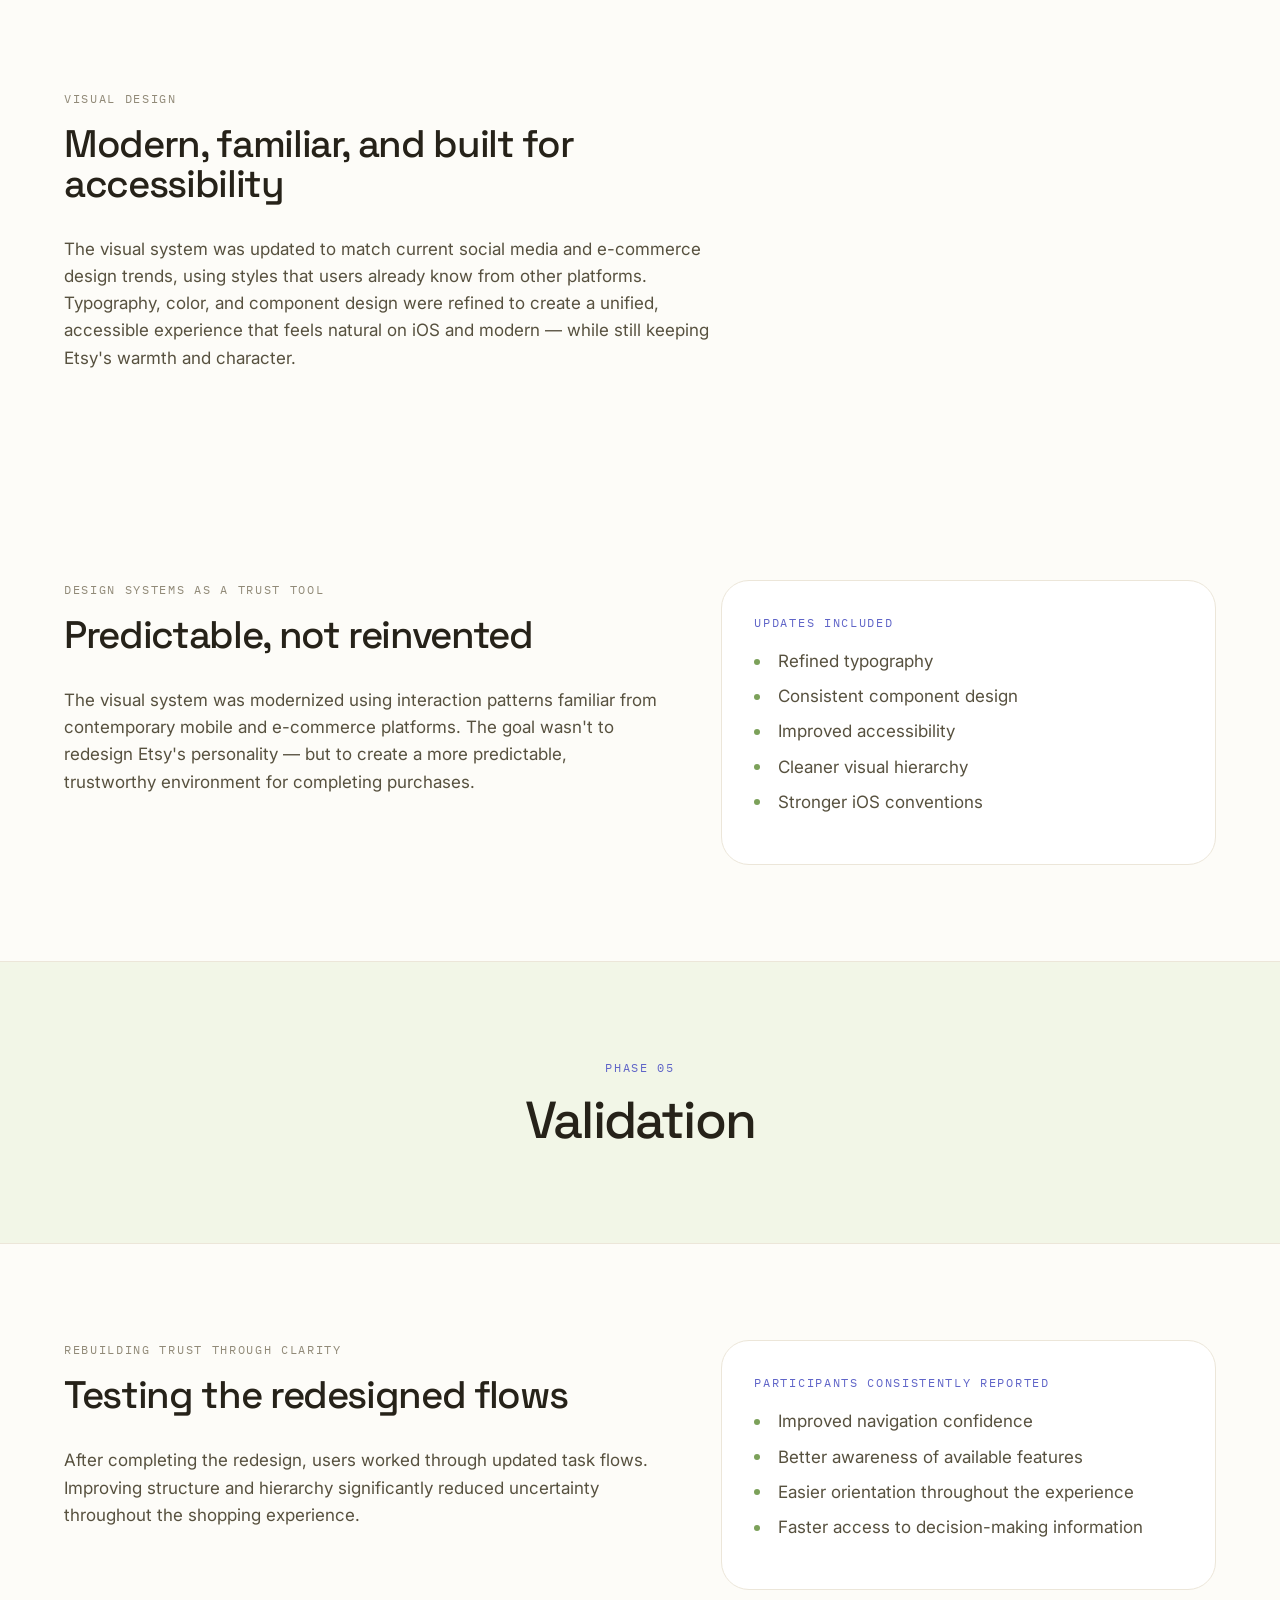
<file: project-2.html>
<!DOCTYPE html>
<html lang="en">
<head>
<meta charset="UTF-8">
<meta name="viewport" content="width=device-width, initial-scale=1">
<title>Etsy iOS — Case Study · Jade Savoia</title>
<meta name="description" content="Designing trust through information architecture — an Etsy iOS case study by Jade Savoia.">
<link rel="preconnect" href="https://fonts.googleapis.com">
<link rel="preconnect" href="https://fonts.gstatic.com" crossorigin>
<link href="https://fonts.googleapis.com/css2?family=Space+Grotesk:wght@400;500;600;700&family=Inter:wght@300;400;500;600&family=IBM+Plex+Mono:wght@400;500&display=swap" rel="stylesheet">
<link rel="stylesheet" href="tokens.css">
<style>
  *, *::before, *::after { box-sizing: border-box; }
  html { scroll-behavior: smooth; }
  body {
    margin: 0; background: var(--bg); color: var(--fg);
    font-family: var(--font-body); font-size: var(--fs-body); line-height: var(--lh-normal);
    -webkit-font-smoothing: antialiased; overflow-x: hidden;
  }
  a { color: inherit; }
  img { max-width: 100%; display: block; }

  .wrap { max-width: var(--container); margin: 0 auto; padding-inline: var(--gutter); }
  .narrow { max-width: 860px; margin-inline: auto; }
  h1,h2,h3,h4 { font-family: var(--font-display); font-weight: var(--fw-medium); line-height: var(--lh-tight); letter-spacing: var(--tracking-tight); margin: 0; }
  .section-label, .eyebrow {
    font-family: var(--font-mono); font-size: var(--fs-caption); letter-spacing: var(--tracking-wide);
    text-transform: uppercase; color: var(--color-ink-muted); margin: 0 0 var(--space-4); display: block;
  }
  .eyebrow { color: var(--accent); }
  p { margin: 0 0 var(--space-4); }

  /* ---------- NAV ---------- */
  nav.top {
    position: fixed; top: 0; left: 0; right: 0; z-index: var(--z-nav);
    background: color-mix(in srgb, var(--bg) 80%, transparent);
    backdrop-filter: blur(14px); -webkit-backdrop-filter: blur(14px);
    border-bottom: 1px solid transparent; transition: border-color var(--dur-base) var(--ease-soft);
  }
  nav.top.scrolled { border-bottom-color: var(--color-line); }
  nav.top .wrap { display: flex; align-items: center; justify-content: space-between; padding-block: var(--space-4); }
  nav.top .brand { display: flex; align-items: center; gap: var(--space-6); }
  nav.top .logo { font-family: var(--font-display); font-weight: var(--fw-bold); font-size: 1.15rem; letter-spacing: -0.03em; text-decoration: none; color: var(--fg); }
  nav.top .back { font-family: var(--font-mono); font-size: var(--fs-caption); letter-spacing: 0.06em; text-transform: uppercase; color: var(--color-ink-muted); text-decoration: none; display: inline-flex; align-items: center; gap: var(--space-2); transition: color var(--dur-fast); }
  nav.top .back:hover { color: var(--accent); }
  nav.top .links { display: flex; gap: var(--space-8); }
  nav.top .links a { color: var(--fg-soft); text-decoration: none; font-size: var(--fs-small); position: relative; transition: color var(--dur-fast); }
  nav.top .links a::after { content:""; position:absolute; left:0; bottom:-4px; width:0; height:1.5px; background:var(--accent); transition: width var(--dur-base) var(--ease-out); }
  nav.top .links a:hover { color: var(--accent); }
  nav.top .links a:hover::after { width:100%; }
  @media (max-width: 640px){ nav.top .back span.lbl { display:none; } nav.top .links { gap: var(--space-4); } }

  /* ---------- HERO ---------- */
  .case-hero { padding-top: calc(var(--space-32) + var(--space-8)); padding-bottom: var(--space-16); text-align: center; }
  .case-hero .eyebrow { margin-bottom: var(--space-6); }
  .case-hero h1 { font-size: clamp(1.9rem, 1rem + 3.6vw, 3.6rem); max-width: 20ch; margin: 0 auto var(--space-6); font-weight: var(--fw-medium); }
  .case-hero .lead { font-size: var(--fs-lead); color: var(--fg-soft); max-width: 60ch; margin: 0 auto; line-height: var(--lh-snug); }
  .hero-shot {
    margin-top: var(--space-16); aspect-ratio: 2000/1660; border-radius: var(--radius-lg); overflow: hidden;
    background: linear-gradient(135deg, var(--color-peri-300), var(--color-clay-300) 60%, var(--color-green-300));
    box-shadow: var(--shadow-lg); position: relative;
  }
  .hero-shot img { width:100%; height:100%; object-fit:cover; display:block; }
  .ph-label {
    position: absolute; left: var(--space-6); bottom: var(--space-6); color:#fff;
    font-family: var(--font-mono); font-size: var(--fs-caption); letter-spacing: var(--tracking-wide);
    text-transform: uppercase; background: rgba(38,34,25,0.34); padding: var(--space-2) var(--space-4);
    border-radius: var(--radius-pill); backdrop-filter: blur(4px);
  }

  /* ---------- META BAR ---------- */
  .meta-bar { border-block: 1px solid var(--color-line); }
  .meta-bar .grid { display: grid; grid-template-columns: repeat(5, 1fr); gap: var(--space-8); padding-block: var(--space-8); }
  .meta-bar .cell .k { font-family: var(--font-mono); font-size: var(--fs-caption); letter-spacing: 0.08em; text-transform: uppercase; color: var(--color-ink-muted); display:block; margin-bottom: var(--space-2); }
  .meta-bar .cell .v { font-size: var(--fs-small); color: var(--fg); }
  @media (max-width: 760px){ .meta-bar .grid { grid-template-columns: repeat(2, 1fr); gap: var(--space-6); } }

  /* ---------- SECTIONS ---------- */
  section { padding-block: var(--space-24); }
  .phase-head { text-align: center; padding-block: var(--space-24); }
  .phase-head h2 { font-size: clamp(2rem, 1.2rem + 3vw, 3.25rem); font-weight: var(--fw-medium); }
  .phase-head .section-label { color: var(--accent); }
  .phase-head.alt { background: color-mix(in srgb, var(--color-green-100) 50%, var(--color-paper)); border-block: 1px solid var(--color-line); }

  h2.sec { font-size: clamp(1.6rem, 1.1rem + 2vw, 2.4rem); font-weight: var(--fw-medium); margin-bottom: var(--space-8); }
  h3.sub { font-size: var(--fs-h3); font-weight: var(--fw-semibold); margin-bottom: var(--space-4); }

  .two-col { display: grid; grid-template-columns: 1fr 1fr; gap: var(--space-16); align-items: start; }
  .two-col.lean { grid-template-columns: 1.2fr 1fr; }
  @media (max-width: 860px){ .two-col, .two-col.lean { grid-template-columns: 1fr; gap: var(--space-12); } }
  .grid-2 { display:grid; grid-template-columns: repeat(2,1fr); gap: var(--space-6); }
  @media (max-width: 760px){ .grid-2 { grid-template-columns:1fr; } }
  .prose p { color: var(--fg-soft); max-width: 56ch; }

  /* lists */
  ul.ul { list-style: none; margin: 0 0 var(--space-4); padding: 0; }
  ul.ul li { position: relative; padding-left: var(--space-6); color: var(--fg-soft); margin-bottom: var(--space-2); }
  ul.ul li::before { content:""; position:absolute; left:0; top:0.62em; width:6px; height:6px; border-radius:50%; background: var(--accent-2-bright); }

  /* panel */
  .panel { background: var(--color-surface); border:1px solid var(--color-line); border-radius: var(--radius-lg); padding: var(--space-8); }
  .panel h3 { font-size: var(--fs-h4); font-weight: var(--fw-semibold); margin-bottom: var(--space-4); }
  .panel .section-label { color: var(--accent); }
  @media (min-width: 861px){
    .challenge-panel { margin-top: calc(var(--fs-caption) * var(--lh-normal) + var(--space-4) + clamp(1.6rem, 1.1rem + 2vw, 2.4rem) * var(--lh-tight) + var(--space-8)); }
    .whatiran-col { margin-top: calc(var(--fs-caption) * var(--lh-normal) + var(--space-4) + var(--fs-h3) * var(--lh-tight) + var(--space-4)); }
    .nav-col { margin-top: calc(var(--fs-caption) * var(--lh-normal) + var(--space-4) + clamp(1.6rem, 1.1rem + 2vw, 2.4rem) * var(--lh-tight) * 2 + var(--space-8)); }
    .guided-col { margin-top: calc(var(--fs-h3) * var(--lh-tight) + var(--space-4)); }
  }

  /* survey viz */
  .survey-viz { border:1px solid var(--color-line); border-radius: var(--radius-lg); padding: var(--space-8); background: var(--color-surface); }
  .survey-viz .section-label { color: var(--accent); }
  .stat-row { display:flex; gap: var(--space-12); flex-wrap:wrap; margin-bottom: var(--space-8); }
  .stat-row .fig { font-family: var(--font-display); font-weight: var(--fw-medium); font-size: clamp(1.8rem, 1rem + 2.4vw, 2.6rem); color: var(--accent); line-height:1; }
  .stat-row .lab { font-size: var(--fs-caption); color: var(--fg-soft); margin-top: var(--space-2); max-width: 18ch; }
  .bars { display:flex; flex-direction:column; gap: var(--space-4); }
  .bar .blab { display:flex; justify-content:space-between; font-size: var(--fs-small); color: var(--fg-soft); margin-bottom: var(--space-2); }
  .bar .track { height:10px; background: var(--color-line); border-radius: var(--radius-pill); overflow:hidden; }
  .bar .track i { display:block; height:100%; width:0; background: linear-gradient(90deg, var(--color-peri-500), var(--color-green-500)); border-radius: var(--radius-pill); transition: width var(--dur-reveal) var(--ease-out); }
  .survey-viz.in .bar .track i { width: var(--w); }
  .viz-note { font-size: var(--fs-caption); color: var(--color-ink-muted); margin: var(--space-4) 0 0; }
  .bar .blab .v { color: var(--color-ink-muted); }

  /* survey results grid */
  .survey-grid { display:grid; grid-template-columns: repeat(2,1fr); gap: var(--space-6); }
  @media (max-width: 760px){ .survey-grid { grid-template-columns:1fr; } }
  .chart-card { border:1px solid var(--color-line); border-radius: var(--radius-lg); padding: var(--space-8); background: var(--color-surface); }
  .chart-card h3 { font-size: var(--fs-h4); font-weight: var(--fw-semibold); line-height: var(--lh-snug); margin-bottom: var(--space-6); }
  .pie-wrap { display:flex; align-items:center; gap: var(--space-8); flex-wrap:wrap; }
  .pie { width:150px; height:150px; border-radius:50%; flex:none; opacity:0; transform: scale(.85); transition: opacity var(--dur-reveal) var(--ease-out), transform var(--dur-reveal) var(--ease-out); }
  .survey-grid.in .pie { opacity:1; transform:none; }
  .legend { list-style:none; margin:0; padding:0; font-size: var(--fs-small); }
  .legend li { display:flex; align-items:center; gap: var(--space-2); color: var(--fg-soft); margin-bottom: var(--space-2); }
  .legend .dot { width:11px; height:11px; border-radius:50%; flex:none; }
  .survey-grid.in .bar .track i { width: var(--w); }

  /* annotated product page */
  .annotate { display:grid; grid-template-columns: 1fr 1.1fr; gap: var(--space-16); align-items:start; }
  @media (max-width: 860px){ .annotate { grid-template-columns:1fr; gap: var(--space-12); } }
  .anno-media { position:relative; aspect-ratio: 4/5; border-radius: var(--radius-lg); overflow:hidden; border:1px solid var(--color-line); background: linear-gradient(150deg, var(--color-peri-300), var(--color-clay-300) 55%, var(--color-green-300)); }
  .anno-media .ph-label { left: var(--space-4); bottom: var(--space-4); }
  .marker { position:absolute; transform: translate(-50%,-50%); width:30px; height:30px; border-radius:50%; background:var(--accent); color:var(--on-accent); display:flex; align-items:center; justify-content:center; font-family: var(--font-display); font-weight: var(--fw-semibold); font-size: var(--fs-small); box-shadow: var(--shadow-md); border: 2px solid var(--color-paper); }
  .anno-list { list-style:none; margin:0; padding:0; }
  .anno-item { display:flex; gap: var(--space-4); padding: var(--space-6) 0; border-top:1px solid var(--color-line); }
  .anno-item:first-child { border-top:none; padding-top:0; }
  .anno-item .b { flex:none; width:28px; height:28px; border-radius:50%; background:var(--accent); color:var(--on-accent); display:flex; align-items:center; justify-content:center; font-family: var(--font-display); font-weight: var(--fw-semibold); font-size: var(--fs-small); }
  .anno-item h4 { font-size: var(--fs-h4); font-weight: var(--fw-semibold); margin-bottom: var(--space-2); }
  .anno-item p { color: var(--fg-soft); margin: 0; }
  .anno-item .gain { display:inline-block; margin-top: var(--space-3); font-size: var(--fs-small); color: var(--accent-2); font-weight: var(--fw-medium); }

  /* note */
  .note { border-left: 3px solid var(--accent); padding-left: var(--space-6); }
  .note p { color: var(--fg-soft); margin: 0; }

  /* statement / pull quote */
  .statement-block { text-align: center; }
  .statement-block p { margin: 0; font-family: var(--font-display); font-weight: var(--fw-regular); font-size: clamp(1.4rem, 1rem + 1.6vw, 2.1rem); line-height: var(--lh-snug); color: var(--fg); letter-spacing: -0.02em; max-width: 34ch; margin-inline: auto; }
  .pull-quote { text-align: center; }
  .pull-quote blockquote { margin: 0; font-family: var(--font-display); font-weight: var(--fw-regular); font-size: clamp(1.4rem, 1rem + 1.6vw, 2.1rem); line-height: var(--lh-snug); letter-spacing: -0.02em; max-width: 34ch; margin-inline: auto; }
  .pull-quote cite { display:block; margin-top: var(--space-8); font-style: normal; font-family: var(--font-mono); font-size: var(--fs-caption); text-transform: uppercase; letter-spacing: 0.08em; color: var(--color-ink-muted); }

  /* cards */
  .cards-3 { display:grid; grid-template-columns: repeat(3,1fr); gap: var(--space-6); }
  @media (max-width: 860px){ .cards-3 { grid-template-columns:1fr; } }
  .proc { border:1px solid var(--color-line); border-radius: var(--radius-lg); padding: var(--space-8); background: var(--color-surface); }
  .proc .step { font-family: var(--font-mono); font-size: var(--fs-caption); text-transform:uppercase; letter-spacing:0.08em; color: var(--accent); margin-bottom: var(--space-3); display:block; }
  .proc h3 { font-size: var(--fs-h4); font-weight: var(--fw-semibold); margin-bottom: var(--space-3); }
  .proc p { color: var(--fg-soft); margin: 0; }
  .proc .n { font-family: var(--font-display); font-weight: var(--fw-medium); font-size: var(--fs-h2); color: var(--accent); line-height:1; display:block; margin-bottom: var(--space-3); }

  /* kv table */
  .kvtable { border:1px solid var(--color-line); border-radius: var(--radius-lg); overflow:hidden; }
  .kvtable .r { display:grid; grid-template-columns: 1fr 1.6fr; gap: var(--space-6); padding: var(--space-4) var(--space-6); border-top:1px solid var(--color-line); align-items:baseline; }
  .kvtable .r.head { border-top:none; background: color-mix(in srgb, var(--color-peri-100) 55%, var(--color-paper)); }
  .kvtable .r .ht { font-family: var(--font-mono); font-size: var(--fs-caption); text-transform:uppercase; letter-spacing:0.08em; color: var(--color-ink-muted); }
  .kvtable .r .pt { font-family: var(--font-display); font-weight: var(--fw-semibold); font-size: var(--fs-body); color: var(--fg); }
  .kvtable .r .op { color: var(--fg-soft); font-size: var(--fs-small); }

  /* flow (pills + arrows) */
  .flow { display:flex; flex-wrap:wrap; align-items:center; gap: var(--space-3); }
  .flow .pill { border:1px solid var(--color-line); border-radius: var(--radius-pill); padding: var(--space-3) var(--space-6); font-family: var(--font-display); font-weight: var(--fw-medium); font-size: var(--fs-small); background: var(--color-surface); }
  .flow .pill.dim { color: var(--color-ink-muted); }
  .flow .pill.now { background: var(--accent); color: var(--on-accent); border-color: var(--accent); }
  .flow .sep { color: var(--accent); font-size: var(--fs-h4); }

  /* quotes */
  .quotes { display:grid; grid-template-columns: repeat(3,1fr); gap: var(--space-1); }
  @media (max-width: 860px){ .quotes { grid-template-columns:1fr; } }
  .qc { background: color-mix(in srgb, var(--color-peri-100) 55%, var(--color-paper)); border:1px solid var(--color-line); border-radius: var(--radius-lg); padding: var(--space-8); }
  .qc blockquote { margin:0; font-family: var(--font-display); font-weight: var(--fw-regular); font-size: var(--fs-h4); line-height: var(--lh-snug); color: var(--fg); }
  .qc .mark { font-family: var(--font-display); font-weight: var(--fw-bold); font-size: var(--fs-h2); line-height:0.6; color: var(--accent); display:block; margin-bottom: var(--space-4); }

  /* outcome */
  .outcome { background: var(--accent); color: var(--on-accent); border-radius: var(--radius-lg); padding: var(--space-16) var(--space-12); text-align:center; }
  .outcome .section-label { color: color-mix(in srgb, var(--on-accent) 70%, transparent); }
  .outcome p { margin: 0; font-family: var(--font-display); font-weight: var(--fw-regular); font-size: clamp(1.5rem,1rem+2vw,2.4rem); line-height: var(--lh-snug); letter-spacing:-0.02em; max-width: 26ch; margin-inline:auto; color: var(--on-accent); }

  /* learnings */
  .learn { display: grid; grid-template-columns: 1fr 1fr; gap: var(--space-16); }
  @media (max-width: 860px){ .learn { grid-template-columns: 1fr; gap: var(--space-12); } }
  .learn h3 { font-size: var(--fs-h3); font-weight: var(--fw-semibold); margin-bottom: var(--space-4); }
  .learn p { color: var(--fg-soft); }

  /* media */
  .media { aspect-ratio: 16/9; border-radius: var(--radius-lg); overflow:hidden; position:relative; border:1px solid var(--color-line); background: linear-gradient(135deg, var(--color-peri-300), var(--color-green-300)); }
  .media.wide { aspect-ratio: 21/9; }
  .media img { width:100%; height:100%; object-fit:cover; display:block; }

  /* sitemap before/after slider */
  .ba-figure.phone { width: min(300px, 100%); justify-self: center; }
  .ba-tags { display:flex; justify-content:space-between; gap: var(--space-2); margin-bottom: var(--space-3); }
  .ba-tag { font-family: var(--font-mono); font-size: var(--fs-caption); letter-spacing: var(--tracking-wide); text-transform:uppercase; color:#fff; padding: var(--space-1) var(--space-3); border-radius: var(--radius-pill); }
  .ba-tag.b { background: var(--accent); }
  .ba-tag.a { background: var(--accent-2); }
  .ba { position:relative; aspect-ratio: 4/3; border-radius: var(--radius-lg); overflow:hidden; border:1px solid var(--color-line); background: var(--color-surface); --pos:50%; }
  .ba img { position:absolute; inset:0; width:100%; height:100%; object-fit:contain; padding: clamp(var(--space-4), 3vw, var(--space-12)); pointer-events:none; user-select:none; }
  .ba .ba-before { clip-path: inset(0 calc(100% - var(--pos)) 0 0); }
  .ba .ba-after { clip-path: inset(0 0 0 var(--pos)); }
  .ba .ba-divider { position:absolute; top:0; bottom:0; left: var(--pos); width:2px; margin-left:-1px; background: var(--accent); z-index:3; pointer-events:none; }
  .ba .ba-handle { position:absolute; top:50%; left: var(--pos); transform: translate(-50%,-50%); z-index:4; width:42px; height:42px; border-radius:50%; background: var(--accent); color:#fff; display:flex; align-items:center; justify-content:center; font-size: 1.1rem; box-shadow: var(--shadow-md); pointer-events:none; }
  .ba .ba-range { position:absolute; inset:0; width:100%; height:100%; margin:0; padding:0; opacity:0; cursor: ew-resize; z-index:5; }
  /* phone-shaped slider for matched mobile pairs */
  .ba-figure.phone .ba { aspect-ratio: 390 / 844; background: var(--color-ink); }
  .ba-figure.phone .ba img { object-fit:cover; padding:0; }
  .pair-stack > .annotate + .annotate { margin-top: var(--space-32); }
  .pair-block .pair-title { font-size: var(--fs-h3); font-weight: var(--fw-semibold); margin-bottom: var(--space-6); }

  /* cta + footer */
  .case-cta { border-top: 1px solid var(--color-line); text-align: center; padding-block: var(--space-32); }
  .case-cta h2 { font-size: clamp(1.8rem, 1.1rem + 2.6vw, 3rem); font-weight: var(--fw-medium); margin-bottom: var(--space-8); max-width: 18ch; margin-inline: auto; }
  .btn { display: inline-flex; align-items: center; gap: var(--space-2); font-weight: var(--fw-medium); font-size: var(--fs-small); padding: var(--space-3) var(--space-6); border-radius: var(--radius-pill); border: 1px solid transparent; text-decoration: none; transition: transform var(--dur-fast) var(--ease-out), background var(--dur-base); }
  .btn:hover { transform: translateY(-2px); }
  .btn-primary { background: var(--accent); color: var(--on-accent); }
  .btn-primary:hover { background: var(--color-peri-500); }
  .btn-ghost { background: transparent; color: var(--fg); border-color: var(--color-line); }
  .btn-ghost:hover { border-color: var(--accent); color: var(--accent); }
  .arrow { display:inline-block; transition: transform var(--dur-base) var(--ease-out); }
  .btn:hover .arrow { transform: translateX(4px); }
  footer.foot { border-top: 1px solid var(--color-line); padding-block: var(--space-12); }
  footer.foot .wrap { display:flex; justify-content: space-between; flex-wrap: wrap; gap: var(--space-4); font-size: var(--fs-small); color: var(--color-ink-muted); }
  footer.foot a { text-decoration: none; color: var(--fg-soft); }
  footer.foot a:hover { color: var(--accent); }

  /* reveal */
  .reveal { opacity: 0; transform: translateY(28px); transition: opacity var(--dur-reveal) var(--ease-out), transform var(--dur-reveal) var(--ease-out); }
  .reveal.in { opacity: 1; transform: none; }
</style>
</head>
<body id="top">

<nav class="top">
  <div class="wrap">
    <div class="brand">
      <a href="index.html" class="logo">Jade Savoia</a>
      <a href="index.html#work" class="back">← <span class="lbl">All work</span></a>
    </div>
    <div class="links">
      <a href="index.html#work">Work</a>
      <a href="index.html#about">About</a>
      <a href="index.html#contact">Contact</a>
    </div>
  </div>
</nav>

<!-- HERO -->
<header class="case-hero wrap">
  <span class="eyebrow reveal">Case Study · Information Architecture · iOS</span>
  <h1 class="reveal">Designing trust through information architecture</h1>
  <p class="lead reveal">A redesign of Etsy's iOS buyer experience — restructuring information so shoppers can find what matters faster and feel confident enough to buy.</p>
  <div class="hero-shot reveal">
    <img src="images/etsy-hero.jpg" alt="Etsy iOS redesign — phone mockups">
  </div>
</header>

<!-- META BAR -->
<section class="meta-bar" style="padding-block:0;">
  <div class="wrap">
    <div class="grid">
      <div class="cell"><span class="k">Client</span><span class="v">Etsy iOS App</span></div>
      <div class="cell"><span class="k">Role</span><span class="v">Lead UX Designer &amp; Researcher</span></div>
      <div class="cell"><span class="k">Team</span><span class="v">1 Designer</span></div>
      <div class="cell"><span class="k">Scope</span><span class="v">Academic Concept Project</span></div>
      <div class="cell"><span class="k">Duration</span><span class="v">2 Months</span></div>
    </div>
  </div>
</section>

<!-- CHALLENGE -->
<section class="wrap">
  <div class="two-col lean">
    <div class="prose reveal">
      <span class="section-label">The Challenge</span>
      <h2 class="sec">Great products, hard to trust</h2>
      <p>Etsy succeeds because shoppers value uniqueness, craftsmanship, and connection to independent creators. But user interviews revealed that the mobile experience often made those very qualities difficult to discover and trust.</p>
      <p>Evaluating products required unnecessary effort — creating uncertainty during purchase decisions and increasing the likelihood of abandonment.</p>
      <div class="note" style="margin-top: var(--space-8);">
        <span class="section-label">Research question</span>
        <p style="color:var(--fg-soft); margin:0;">How might we improve Etsy's information architecture to help users find critical information faster and build confidence throughout the shopping experience?</p>
      </div>
    </div>
    <div class="panel reveal challenge-panel">
      <span class="section-label">Shoppers struggled to find</span>
      <ul class="ul">
        <li>Shipping timelines</li>
        <li>Pricing transparency</li>
        <li>Seller credibility</li>
        <li>Product details</li>
      </ul>
    </div>
  </div>
</section>

<!-- UNDERSTANDING THE PROBLEM -->
<div class="phase-head alt reveal"><span class="section-label">Phase 01</span><h2>Understanding the Problem</h2></div>

<section class="wrap">
  <div class="reveal" style="text-align:center; margin-bottom: var(--space-16);">
    <span class="section-label">User expectations vs reality</span>
    <h2 class="sec" style="margin-inline:auto; max-width: 22ch;">A gap between what users wanted and what they got</h2>
  </div>
  <div class="grid-2">
    <div class="panel reveal">
      <span class="section-label">What users expected</span>
      <ul class="ul">
        <li>Unique and handcrafted products</li>
        <li>Transparent pricing and shipping information</li>
        <li>Confidence in seller legitimacy</li>
        <li>A connection to creators and small businesses</li>
      </ul>
    </div>
    <div class="panel reveal">
      <span class="section-label">What users experienced</span>
      <ul class="ul">
        <li>Critical decision-making details appeared below secondary content</li>
        <li>Navigation patterns fragmented the browsing experience</li>
        <li>Users frequently felt overwhelmed and uncertain</li>
        <li>Forced to work harder than necessary to evaluate products</li>
      </ul>
    </div>
  </div>

  <div class="two-col lean reveal" style="margin-top: var(--space-24); align-items:start;">
    <div class="prose">
      <span class="section-label">How I got there</span>
      <h3 class="sub">Surveys &amp; user testing</h3>
      <p>To understand where confidence broke down, I combined what shoppers said with what they actually did — surveying their priorities and pain points, then watching them move through the existing app.</p>
      <p>Patterns surfaced quickly: people knew what they wanted, but the information they needed to feel sure rarely appeared when they needed it.</p>
    </div>
    <div class="prose whatiran-col">
      <span class="section-label">What I ran</span>
      <ul class="ul">
        <li>User interviews with Etsy shoppers</li>
        <li>Surveys on shopping priorities and pain points</li>
        <li>Usability testing on the existing app</li>
        <li>Task-based observation of the buyer journey</li>
      </ul>
    </div>
  </div>

  <div class="survey-grid reveal" style="margin-top: var(--space-16);">
    <div class="chart-card">
      <h3>How much does detailed product information affect your purchasing decision?</h3>
      <div class="pie-wrap">
        <div class="pie" style="background: conic-gradient(var(--color-peri-500) 0 37.5%, var(--color-green-500) 37.5% 62.5%, var(--color-clay-300) 62.5% 87.5%, var(--color-green-300) 87.5% 100%);"></div>
        <ul class="legend">
          <li><span class="dot" style="background:var(--color-peri-500)"></span>Very important — 37.5%</li>
          <li><span class="dot" style="background:var(--color-green-500)"></span>Important — 25%</li>
          <li><span class="dot" style="background:var(--color-clay-300)"></span>Neutral — 25%</li>
          <li><span class="dot" style="background:var(--color-green-300)"></span>Unimportant — 12.5%</li>
        </ul>
      </div>
    </div>

    <div class="chart-card">
      <h3>What online stores do you use to find niche, customized, or handmade goods?</h3>
      <div class="pie-wrap">
        <div class="pie" style="background: conic-gradient(var(--color-green-700) 0 58%, var(--color-peri-500) 58% 83%, var(--color-clay-300) 83% 91%, var(--color-green-300) 91% 100%);"></div>
        <ul class="legend">
          <li><span class="dot" style="background:var(--color-green-700)"></span>Etsy — 58%</li>
          <li><span class="dot" style="background:var(--color-peri-500)"></span>Amazon — 25%</li>
          <li><span class="dot" style="background:var(--color-clay-300)"></span>Depop — 8%</li>
          <li><span class="dot" style="background:var(--color-green-300)"></span>Facebook — 8%</li>
        </ul>
      </div>
    </div>

    <div class="chart-card">
      <h3>When making a purchase, what are the 3 largest deciding factors?</h3>
      <div class="bars">
        <div class="bar" style="--w:100%"><div class="blab"><span>Price</span><span class="v">100%</span></div><div class="track"><i></i></div></div>
        <div class="bar" style="--w:87.5%"><div class="blab"><span>Quality</span><span class="v">87.5%</span></div><div class="track"><i></i></div></div>
        <div class="bar" style="--w:37.5%"><div class="blab"><span>Personal taste</span><span class="v">37.5%</span></div><div class="track"><i></i></div></div>
        <div class="bar" style="--w:37.5%"><div class="blab"><span>Need</span><span class="v">37.5%</span></div><div class="track"><i></i></div></div>
        <div class="bar" style="--w:12.5%"><div class="blab"><span>Convenience</span><span class="v">12.5%</span></div><div class="track"><i></i></div></div>
        <div class="bar" style="--w:12.5%"><div class="blab"><span>Brand</span><span class="v">12.5%</span></div><div class="track"><i></i></div></div>
        <div class="bar" style="--w:12.5%"><div class="blab"><span>Trends</span><span class="v">12.5%</span></div><div class="track"><i></i></div></div>
      </div>
    </div>

    <div class="chart-card">
      <h3>How often do you research products before you buy them?</h3>
      <div class="bars">
        <div class="bar" style="--w:57%"><div class="blab"><span>Often</span><span class="v">57%</span></div><div class="track"><i></i></div></div>
        <div class="bar" style="--w:28%"><div class="blab"><span>Always</span><span class="v">28%</span></div><div class="track"><i></i></div></div>
        <div class="bar" style="--w:14%"><div class="blab"><span>Sometimes</span><span class="v">14%</span></div><div class="track"><i></i></div></div>
        <div class="bar" style="--w:0%"><div class="blab"><span>Rarely</span><span class="v">0%</span></div><div class="track"><i></i></div></div>
        <div class="bar" style="--w:0%"><div class="blab"><span>Never</span><span class="v">0%</span></div><div class="track"><i></i></div></div>
      </div>
    </div>
  </div>

  <div class="pull-quote narrow reveal" style="margin-top: var(--space-24);">
    <span class="section-label" style="color:var(--accent);">Key insight</span>
    <blockquote>Trust, not discovery, became the primary design problem. Etsy users are willing to invest more time and money for unique products when they feel confident in what they're buying.</blockquote>
  </div>

  <div class="media reveal" style="margin-top: var(--space-16); aspect-ratio: 1968/1344;">
    <img src="images/etsy-persona.png" alt="User persona and supporting research artifacts">
  </div>
</section>

<!-- DESIGN GOALS -->
<div class="phase-head alt reveal"><span class="section-label">Phase 02</span><h2>Design Goals</h2></div>

<section class="wrap">
  <div class="reveal" style="text-align:center; margin-bottom: var(--space-16);">
    <h2 class="sec" style="margin-inline:auto; max-width: 24ch;">Research findings translated into four objectives</h2>
  </div>
  <div class="grid-2">
    <div class="proc reveal"><span class="step">01 · Transparency</span><h3>Increase transparency</h3><p>Surface pricing, shipping, and seller information earlier in the journey.</p></div>
    <div class="proc reveal"><span class="step">02 · Navigation</span><h3>Simplify navigation</h3><p>Reduce cognitive load by aligning navigation with real user behavior.</p></div>
    <div class="proc reveal"><span class="step">03 · Discovery</span><h3>Support product discovery</h3><p>Help users start browsing with greater confidence and direction.</p></div>
    <div class="proc reveal"><span class="step">04 · Modernize</span><h3>Modernize the experience</h3><p>Create a consistent, accessible, iOS-native system while preserving Etsy's brand identity.</p></div>
  </div>
</section>

<!-- CONSTRAINTS -->
<section class="wrap" style="padding-top:0;">
  <div class="reveal">
    <h3 class="sub" style="margin-bottom: var(--space-8);">Project constraints</h3>
    <div class="kvtable">
      <div class="r head"><span class="ht">Scope</span><span class="ht">Constraint</span></div>
      <div class="r"><span class="pt">iOS mobile experience</span><span class="op">Buyer journey only</span></div>
      <div class="r"><span class="pt">Academic concept project</span><span class="op">No backend changes</span></div>
      <div class="r"><span class="pt">Existing brand system</span><span class="op">Preserve Etsy's established identity</span></div>
      <div class="r"><span class="pt">Information architecture focus</span><span class="op">Prioritize structure over feature expansion</span></div>
    </div>
  </div>
</section>

<!-- REBUILDING IA -->
<div class="phase-head alt reveal"><span class="section-label">Phase 03</span><h2>Rebuilding the Information Architecture</h2></div>

<section class="wrap">
  <div class="two-col lean reveal" style="align-items:start;">
    <div class="prose">
      <span class="section-label">Simplifying navigation around behavior</span>
      <h2 class="sec">From scattered sections to one place to Discover</h2>
      <p>Related experiences were scattered across multiple destinations, forcing users to jump between sections to accomplish a single task. The redesign consolidated Shop, Explore, and For You into a unified Discover experience, and merged Messaging with Notifications to match how users actually communicate with sellers.</p>
    </div>
    <div class="prose nav-col">
      <span class="section-label">Additional navigation improvements</span>
      <ul class="ul">
        <li>Favorites renamed to Collections</li>
        <li>Collections moved into the profile experience</li>
        <li>Simplified "You" section with clearer hierarchy</li>
        <li>Reduced navigation clutter</li>
        <li>Fewer competing actions in primary navigation</li>
      </ul>
    </div>
  </div>

  <div class="ba-figure reveal" style="margin-top: var(--space-16);">
    <div class="ba-tags"><span class="ba-tag b">Before</span><span class="ba-tag a">After</span></div>
    <div class="ba">
      <img class="ba-before" src="images/sitemap-before.png" alt="Sitemap before — fragmented across multiple destinations">
      <img class="ba-after" src="images/sitemap-after.png" alt="Sitemap after — consolidated structure">
      <div class="ba-divider" aria-hidden="true"></div>
      <div class="ba-handle" aria-hidden="true">⇆</div>
      <input class="ba-range" type="range" min="0" max="100" value="50" aria-label="Drag to compare the before and after sitemap">
    </div>
  </div>
</section>

<!-- REDESIGN -->
<div class="phase-head alt reveal"><span class="section-label">Phase 04</span><h2>Redesign</h2></div>

<section class="wrap">
  <div class="reveal" style="margin-bottom: var(--space-16); max-width: 60ch;">
    <span class="section-label">Guided discovery</span>
    <h2 class="sec" style="max-width: 22ch;">Reducing the "blank canvas" moment</h2>
    <p style="color:var(--fg-soft);">Many users knew what they wanted but struggled to figure out how to search for it. Keyword-driven suggestions were introduced directly in the search experience so everyone starts with direction.</p>
  </div>

  <div class="pair-stack">
    <div class="annotate reveal pair-block">
      <div class="ba-figure phone">
        <div class="ba-tags"><span class="ba-tag b">Before</span><span class="ba-tag a">After</span></div>
        <div class="ba">
          <img class="ba-before" src="images/pair-1-before.png" alt="Product page — before">
          <img class="ba-after" src="images/pair-1-after.png" alt="Product page — after">
          <div class="ba-divider" aria-hidden="true"></div>
          <div class="ba-handle" aria-hidden="true">⇆</div>
          <input class="ba-range" type="range" min="0" max="100" value="50" aria-label="Drag to compare before and after">
        </div>
      </div>
      <div>
        <h4 class="pair-title">A clearer path to discovery</h4>
        <ul class="anno-list">
          <li class="anno-item"><span class="b">1</span><div><h4>Clarifying location</h4><p>Shop and Explore were condensed into a single header, so every path to discovering new goods sits in one place the user can reach quickly.</p><span class="gain">→ Creates ease in discovering new content</span></div></li>
          <li class="anno-item"><span class="b">2</span><div><h4>Keywords to break the blank canvas</h4><p>Keyword pills sit directly under the new header, centering a discovery mindset — letting people search relevant content by behavior while surfacing new suggestions.</p><span class="gain">→ Replaces the empty search box with instant, behavior-driven starting points</span></div></li>
          <li class="anno-item"><span class="b">3</span><div><h4>Breathing room in the bottom nav</h4><p>The simplified bottom nav drops the Shop and Explore tabs, focusing it on actions tied directly to the user and giving that space a clearer, more personal purpose.</p><span class="gain">→ A calmer nav focused on the user, not competing destinations</span></div></li>
        </ul>
      </div>
    </div>

    <div class="annotate reveal pair-block">
      <div class="ba-figure phone">
        <div class="ba-tags"><span class="ba-tag b">Before</span><span class="ba-tag a">After</span></div>
        <div class="ba">
          <img class="ba-before" src="images/pair-2-before.png" alt="Seller & reviews — before">
          <img class="ba-after" src="images/pair-2-after.png" alt="Seller & reviews — after">
          <div class="ba-divider" aria-hidden="true"></div>
          <div class="ba-handle" aria-hidden="true">⇆</div>
          <input class="ba-range" type="range" min="0" max="100" value="50" aria-label="Drag to compare before and after">
        </div>
      </div>
      <div>
        <h4 class="pair-title">Harmony across the experience</h4>
        <ul class="anno-list">
          <li class="anno-item"><span class="b">1</span><div><h4>Personality, kept harmonious</h4><p>To support visual harmony between the home and discover pages, the blue header was repurposed as a mid-page feature section that draws the user down the page.</p><span class="gain">→ A unified experience that eases mental load</span></div></li>
          <li class="anno-item"><span class="b">2</span><div><h4>Keeping the keywords</h4><p>The keyword pills carry through to this section too, nudging people to keep exploring the content.</p><span class="gain">→ Reinforces the user's desire to find new content</span></div></li>
        </ul>
      </div>
    </div>

    <div class="annotate reveal pair-block">
      <div class="ba-figure phone">
        <div class="ba-tags"><span class="ba-tag b">Before</span><span class="ba-tag a">After</span></div>
        <div class="ba">
          <img class="ba-before" src="images/pair-3-before.png" alt="Layout & hierarchy — before">
          <img class="ba-after" src="images/pair-3-after.png" alt="Layout & hierarchy — after">
          <div class="ba-divider" aria-hidden="true"></div>
          <div class="ba-handle" aria-hidden="true">⇆</div>
          <input class="ba-range" type="range" min="0" max="100" value="50" aria-label="Drag to compare before and after">
        </div>
      </div>
      <div>
        <h4 class="pair-title">Reinforcing the new patterns</h4>
        <ul class="anno-list">
          <li class="anno-item"><span class="b">1</span><div><h4>Leveraging new patterns</h4><p>Adding the keywords here reinforces these terms and doubles as a quick search as people find content they enjoy.</p><span class="gain">→ Builds a consistent, learnable way to browse by interest</span></div></li>
        </ul>
      </div>
    </div>
  </div>
</section>

<section class="wrap">
  <div class="reveal" style="margin-bottom: var(--space-16); max-width: 60ch;">
    <span class="section-label">Restructuring the product page</span>
    <h2 class="sec" style="max-width: 22ch;">Reordering the page around how people decide</h2>
    <p style="color:var(--fg-soft);">Research showed three factors consistently drove purchase confidence — price, shipping, and ratings. The product page was rebuilt to surface them first and give sellers real presence, so the information people needed appeared exactly when they were evaluating.</p>
  </div>

  <div class="annotate reveal">
    <div class="ba-figure phone">
      <div class="ba-tags"><span class="ba-tag b">Before</span><span class="ba-tag a">After</span></div>
      <div class="ba">
        <img class="ba-before" src="images/product-page-before.png" alt="Product page — before">
        <img class="ba-after" src="images/product-page-after.png" alt="Product page — after">
        <div class="ba-divider" aria-hidden="true"></div>
        <div class="ba-handle" aria-hidden="true">⇆</div>
        <input class="ba-range" type="range" min="0" max="100" value="50" aria-label="Drag to compare the product page before and after">
      </div>
    </div>
    <ul class="anno-list">
      <li class="anno-item">
        <span class="b">1</span>
        <div>
          <h4>Price moved beneath the product image</h4>
          <p>The #1 deciding factor now appears before any secondary content.</p>
          <span class="gain">→ Faster evaluation, far less scrolling</span>
        </div>
      </li>
      <li class="anno-item">
        <span class="b">2</span>
        <div>
          <h4>Shipping surfaced early</h4>
          <p>Timelines and cost sit alongside price instead of buried lower on the page.</p>
          <span class="gain">→ Removes a top source of uncertainty</span>
        </div>
      </li>
      <li class="anno-item">
        <span class="b">3</span>
        <div>
          <h4>Ratings &amp; reviews elevated</h4>
          <p>Social proof is visible at the exact moment of evaluation.</p>
          <span class="gain">→ Builds confidence before the decision</span>
        </div>
      </li>
      <li class="anno-item">
        <span class="b">4</span>
        <div>
          <h4>Seller visibility strengthened</h4>
          <p>Enhanced shop profiles, seller tags and specialties, and clearer creator information.</p>
          <span class="gain">→ Reinforces buying from real people, not anonymous storefronts</span>
        </div>
      </li>
    </ul>
  </div>
</section>

<section class="wrap">
  <div class="reveal" style="margin-bottom: var(--space-16); max-width: 60ch;">
    <span class="section-label">Creating a scannable cart</span>
    <h2 class="sec" style="max-width: 22ch;">Restructuring the cart to support ease</h2>
    <p style="color:var(--fg-soft);">Often, people use the cart to manage what they're interested in rather than what they intend to purchase. The page was rebuilt to put scannability and visuals at the forefront.</p>
  </div>

  <div class="annotate reveal">
    <div class="ba-figure phone">
      <div class="ba-tags"><span class="ba-tag b">Before</span><span class="ba-tag a">After</span></div>
      <div class="ba">
        <img class="ba-before" src="images/cart-before.png" alt="Cart — before">
        <img class="ba-after" src="images/cart-after.png" alt="Cart — after">
        <div class="ba-divider" aria-hidden="true"></div>
        <div class="ba-handle" aria-hidden="true">⇆</div>
        <input class="ba-range" type="range" min="0" max="100" value="50" aria-label="Drag to compare the cart before and after">
      </div>
    </div>
    <ul class="anno-list">
      <li class="anno-item"><span class="b">1</span><div><h4>Pulling images forward</h4><p>Larger product images help people remember and quickly see what they've added — and act as a visual reminder when they return to the cart after a while.</p><span class="gain">→ Quicker to recognize what's in the cart, even after time away</span></div></li>
      <li class="anno-item"><span class="b">2</span><div><h4>Information transparency</h4><p>A larger area for quantity, per-item total, and shipping dates pulls forward the information people identified as key.</p><span class="gain">→ Surfaces the details that matter, cutting hesitation before checkout</span></div></li>
      <li class="anno-item"><span class="b">3</span><div><h4>Vibrancy for engagement</h4><p>Overall color on the checkout page was dialed up to make the experience more lively and inviting.</p><span class="gain">→ A more engaging path to purchase</span></div></li>
    </ul>
  </div>
</section>

<section class="wrap">
  <div class="reveal" style="max-width:60ch;">
    <span class="section-label">Visual design</span>
    <h2 class="sec">Modern, familiar, and built for accessibility</h2>
    <p style="color:var(--fg-soft);">The visual system was updated to match current social media and e-commerce design trends, using styles that users already know from other platforms. Typography, color, and component design were refined to create a unified, accessible experience that feels natural on iOS and modern — while still keeping Etsy's warmth and character.</p>
  </div>
</section>

<!-- DESIGNING FOR FAMILIARITY -->
<section class="wrap">
  <div class="two-col lean reveal" style="align-items:start;">
    <div class="prose">
      <span class="section-label">Design systems as a trust tool</span>
      <h2 class="sec">Predictable, not reinvented</h2>
      <p>The visual system was modernized using interaction patterns familiar from contemporary mobile and e-commerce platforms. The goal wasn't to redesign Etsy's personality — but to create a more predictable, trustworthy environment for completing purchases.</p>
    </div>
    <div class="panel">
      <span class="section-label">Updates included</span>
      <ul class="ul">
        <li>Refined typography</li>
        <li>Consistent component design</li>
        <li>Improved accessibility</li>
        <li>Cleaner visual hierarchy</li>
        <li>Stronger iOS conventions</li>
      </ul>
    </div>
  </div>
</section>

<!-- VALIDATION -->
<div class="phase-head alt reveal"><span class="section-label">Phase 05</span><h2>Validation</h2></div>

<section class="wrap">
  <div class="two-col lean reveal" style="align-items:start;">
    <div class="prose">
      <span class="section-label">Rebuilding trust through clarity</span>
      <h2 class="sec">Testing the redesigned flows</h2>
      <p>After completing the redesign, users worked through updated task flows. Improving structure and hierarchy significantly reduced uncertainty throughout the shopping experience.</p>
    </div>
    <div class="panel">
      <span class="section-label">Participants consistently reported</span>
      <ul class="ul">
        <li>Improved navigation confidence</li>
        <li>Better awareness of available features</li>
        <li>Easier orientation throughout the experience</li>
        <li>Faster access to decision-making information</li>
      </ul>
    </div>
  </div>

  <div class="reveal" style="margin-top: var(--space-24);">
    <span class="section-label">User feedback</span>
    <div class="quotes" style="margin-top: var(--space-6);">
      <figure class="qc"><span class="mark" aria-hidden="true">“</span><blockquote>This feels familiar, like I understand how it's going to work.</blockquote></figure>
      <figure class="qc"><span class="mark" aria-hidden="true">“</span><blockquote>It's easier to understand where I am.</blockquote></figure>
      <figure class="qc"><span class="mark" aria-hidden="true">“</span><blockquote>I didn't even know this feature existed before.</blockquote></figure>
    </div>
  </div>
</section>

<!-- IMPACT -->
<div class="phase-head reveal"><span class="section-label">Outcome</span><h2>Impact</h2></div>

<section class="wrap" style="padding-top:0;">
  <div class="two-col lean reveal" style="align-items:start;">
    <div class="prose">
      <h3 class="sub">The result</h3>
      <p>Rather than introducing new functionality, the project focused on making existing information easier to discover, evaluate, and understand.</p>
    </div>
    <ul class="ul">
      <li>Faster product evaluation</li>
      <li>Reduced cognitive load</li>
      <li>Greater seller visibility</li>
      <li>Increased user confidence</li>
      <li>Stronger alignment with Etsy's core value proposition</li>
    </ul>
  </div>
</section>

<!-- WHAT I LEARNED -->
<div class="phase-head reveal"><h2>What I learned from this project</h2></div>

<section class="wrap" style="padding-top:0;">
  <div class="narrow reveal">
    <p style="color:var(--fg-soft);">The deeper I explored the product, the more I realized this wasn't a navigation problem — it was a trust problem. Users weren't struggling because Etsy lacked features. They were struggling because the information they needed to make confident decisions wasn't appearing at the right moment.</p>
  </div>
  <div class="pull-quote narrow reveal" style="margin-top: var(--space-16);">
    <blockquote>Information architecture isn't just about organization. It's about helping people feel confident enough to take action.</blockquote>
  </div>
  <div class="narrow reveal" style="margin-top: var(--space-16);">
    <p style="color:var(--fg-soft);">The most impactful design decisions often aren't new features — they're the structural changes that make existing experiences easier to understand, trust, and enjoy.</p>
  </div>
</section>

<!-- CTA -->
<section class="case-cta">
  <div class="wrap">
    <h2 class="reveal">Like what you see? Let's make something together.</h2>
    <div class="reveal" style="display:flex; gap:var(--space-4); justify-content:center; flex-wrap:wrap;">
      <a class="btn btn-primary" href="index.html#contact">Get in touch <span class="arrow">→</span></a>
      <a class="btn btn-ghost" href="index.html#work">View more work</a>
    </div>
  </div>
</section>

<footer class="foot">
  <div class="wrap">
    <span>© 2026 Jade Savoia. All rights reserved.</span>
    <a href="index.html">Back to home →</a>
  </div>
</footer>

<script>
  const reduce = window.matchMedia('(prefers-reduced-motion: reduce)').matches;
  function countUp(el){
    const to = parseFloat(el.dataset.to); const suf = el.dataset.suffix || '';
    if (reduce){ el.textContent = to + suf; return; }
    const dur = 1000, start = performance.now();
    function tick(now){
      const p = Math.min((now - start) / dur, 1);
      const eased = 0.5 - Math.cos(Math.PI * p) / 2;
      el.textContent = Math.round(to * eased) + suf;
      if (p < 1) requestAnimationFrame(tick);
    }
    requestAnimationFrame(tick);
  }
  const io = new IntersectionObserver((entries) => {
    entries.forEach(e => {
      if (e.isIntersecting) {
        e.target.classList.add('in');
        e.target.querySelectorAll('.countup').forEach(c => { if(!c.dataset.done){ c.dataset.done = '1'; countUp(c); } });
        io.unobserve(e.target);
      }
    });
  }, { threshold: 0.12 });
  document.querySelectorAll('.reveal').forEach(el => io.observe(el));

  const nav = document.querySelector('nav.top');
  const onScroll = () => nav.classList.toggle('scrolled', window.scrollY > 8);
  onScroll(); window.addEventListener('scroll', onScroll, { passive: true });

  // Before/after sitemap slider
  document.querySelectorAll('.ba').forEach(ba => {
    const range = ba.querySelector('.ba-range');
    const apply = () => ba.style.setProperty('--pos', range.value + '%');
    range.addEventListener('input', apply);
    apply();
  });
</script>
</body>
</html>
</file>
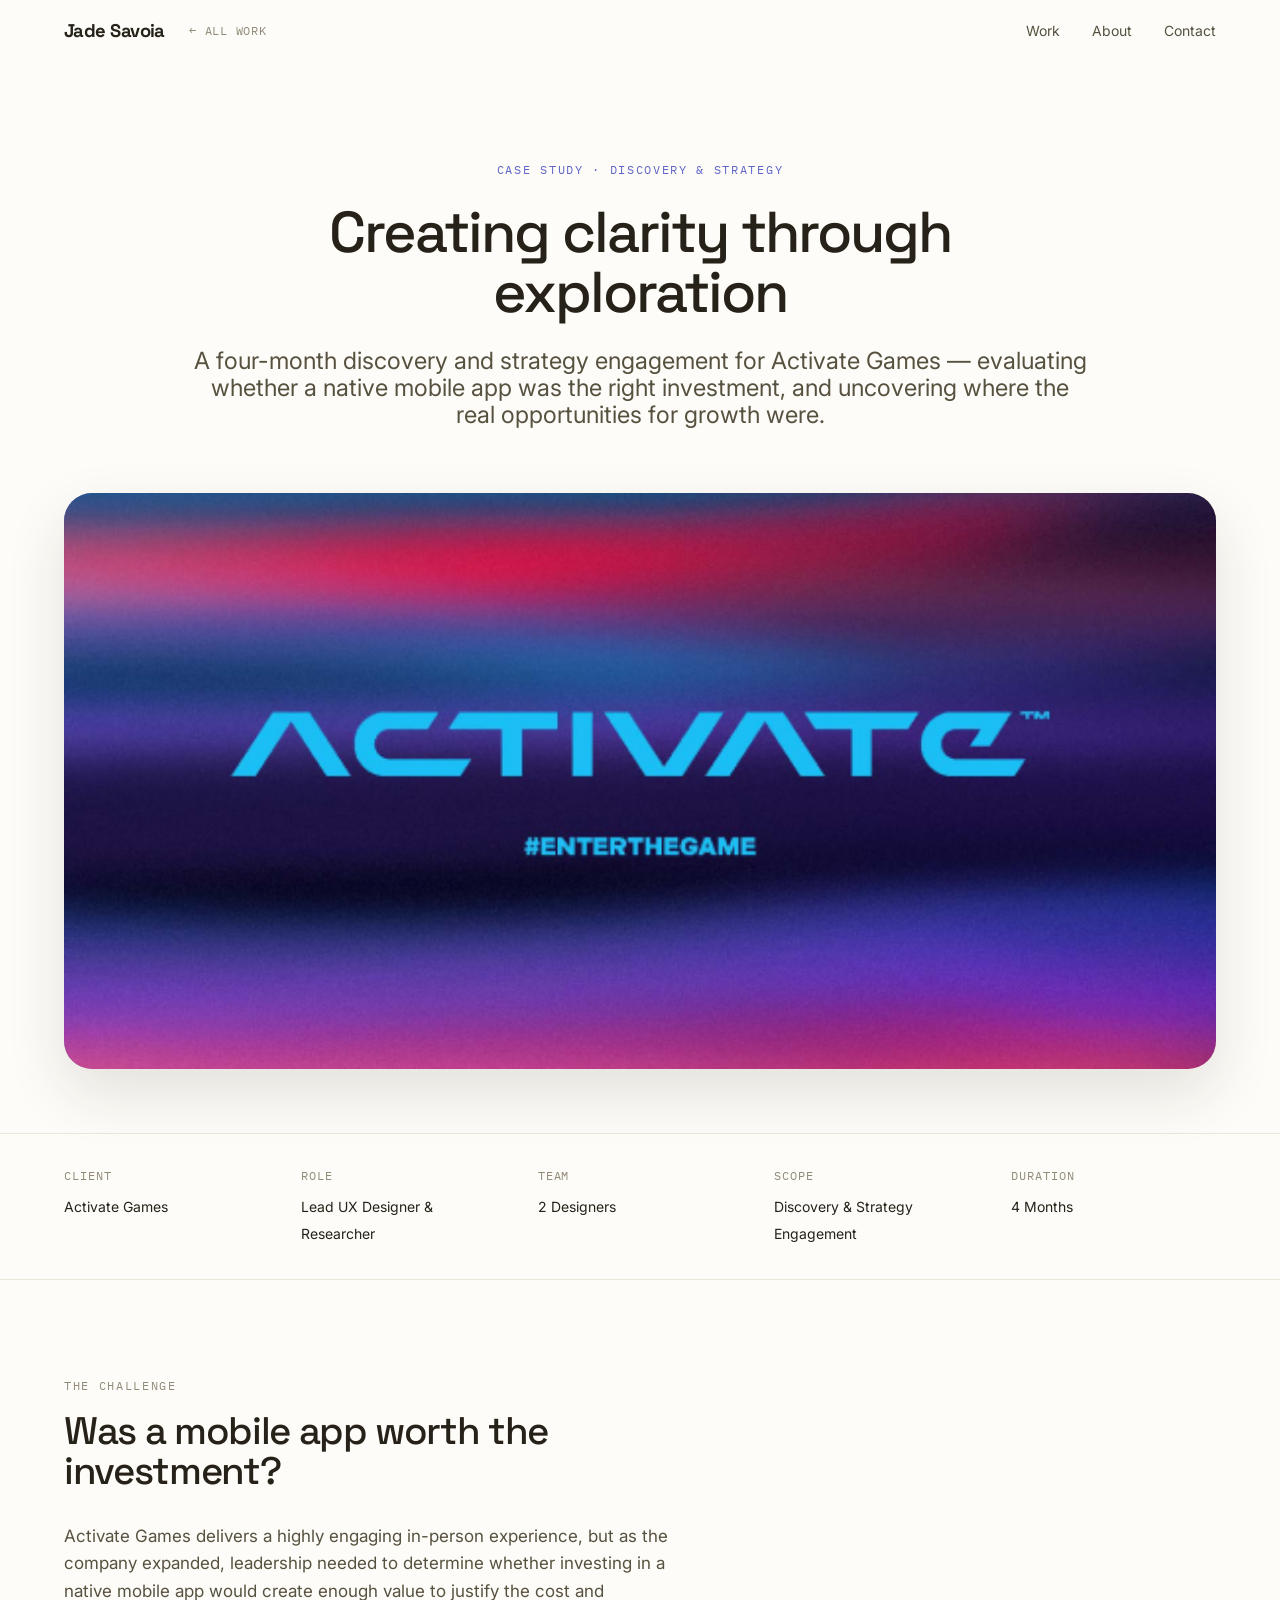
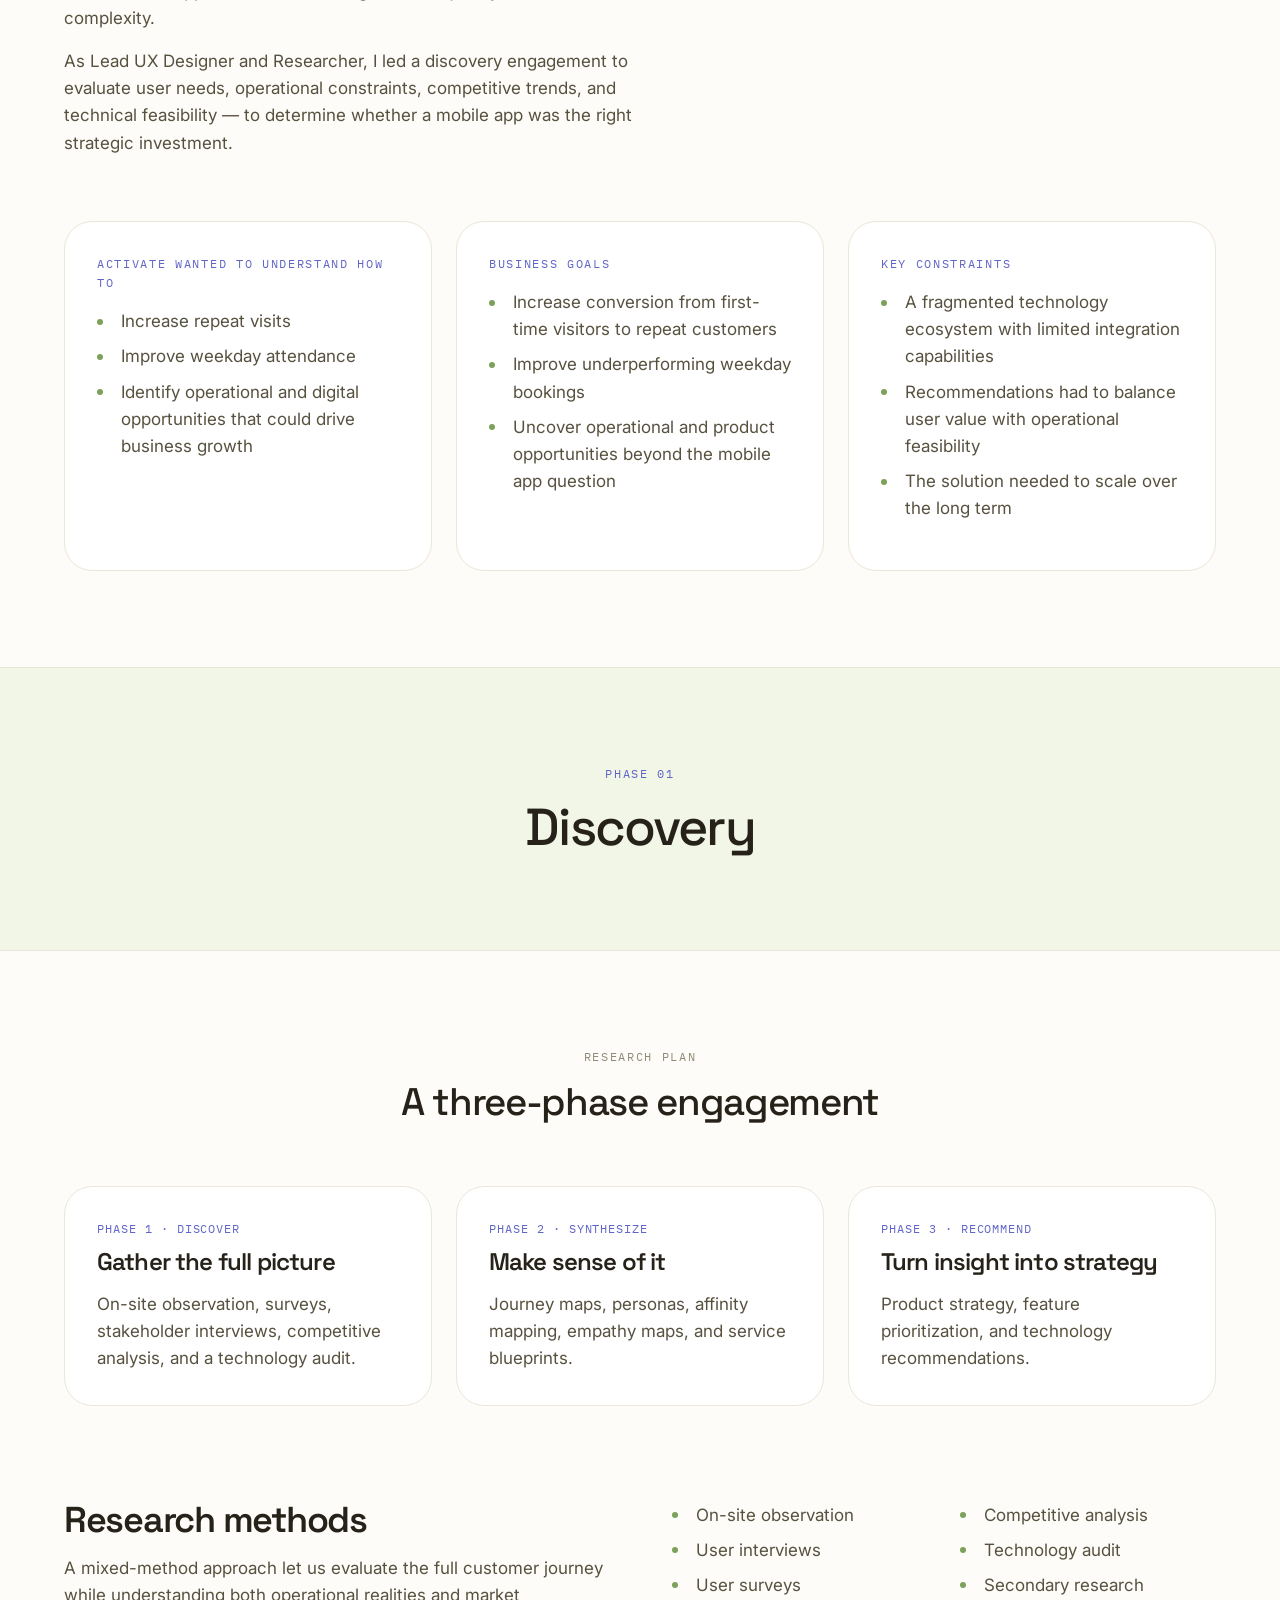
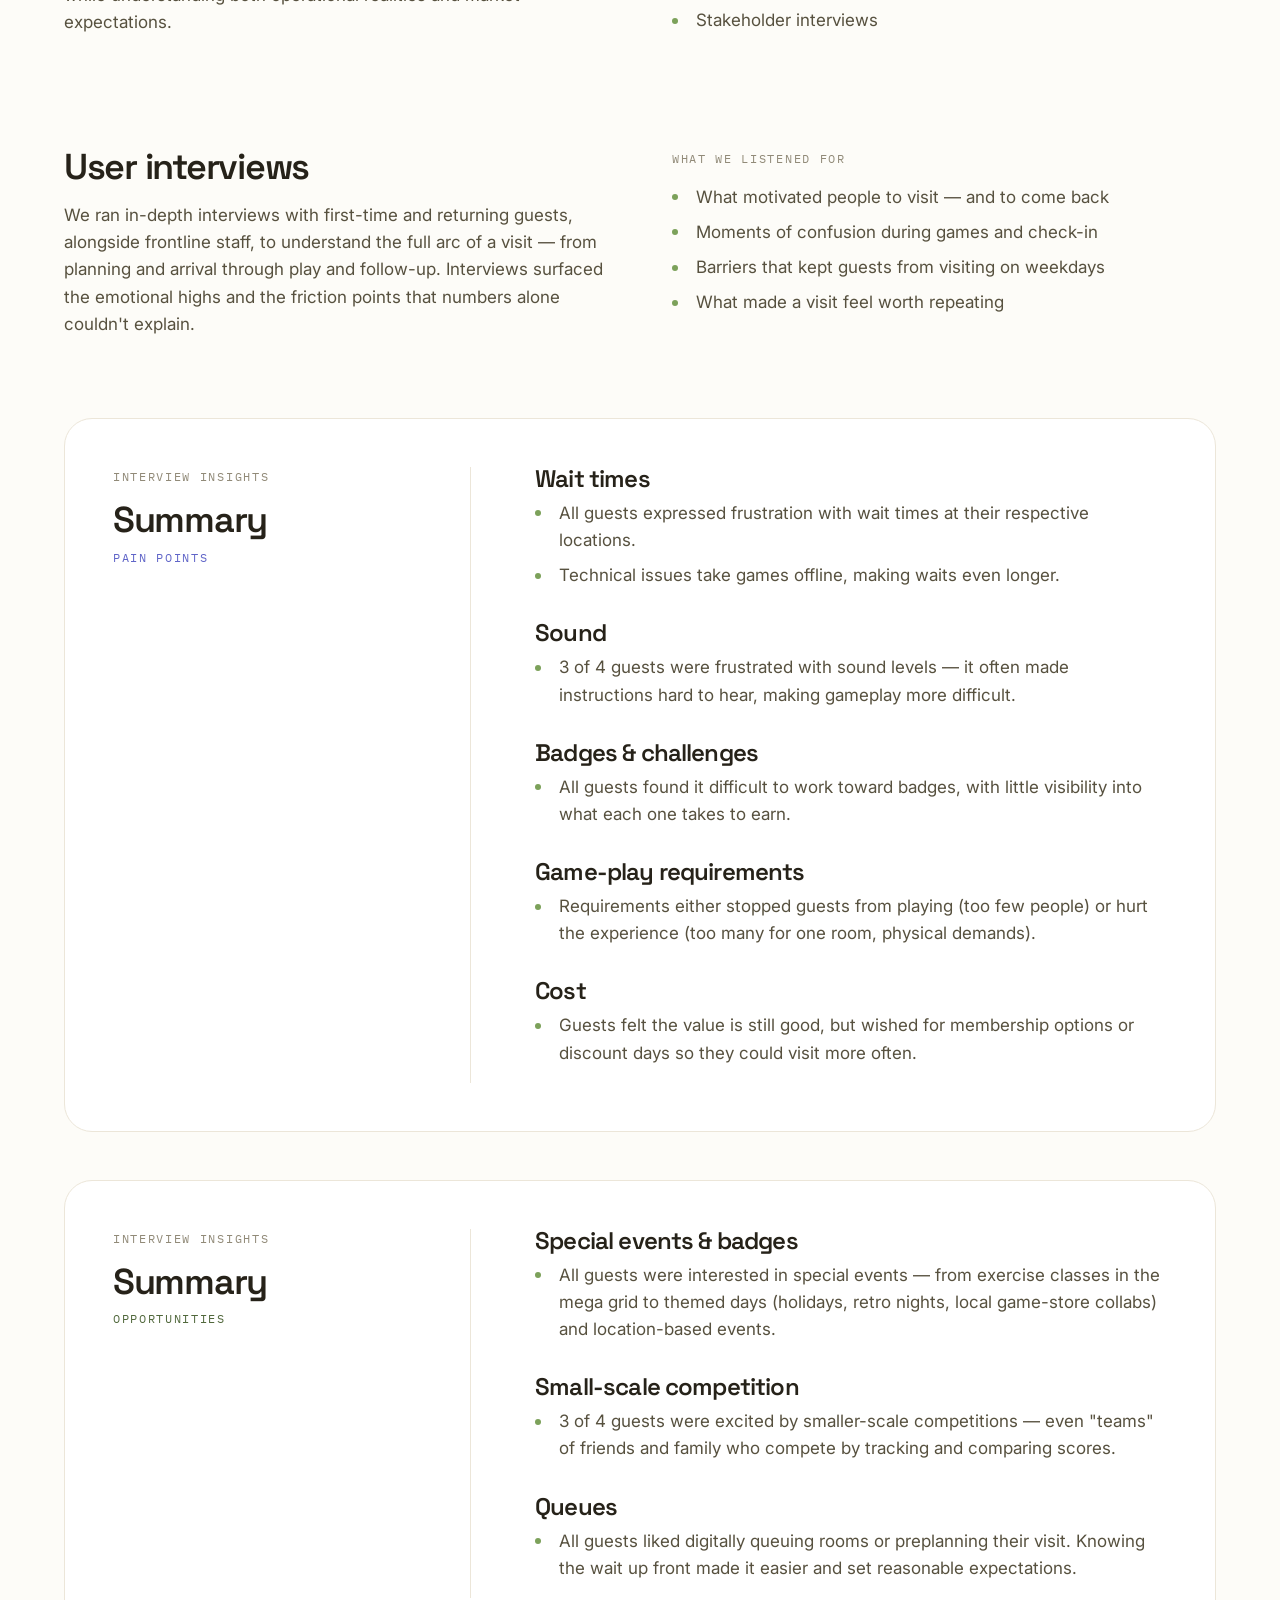
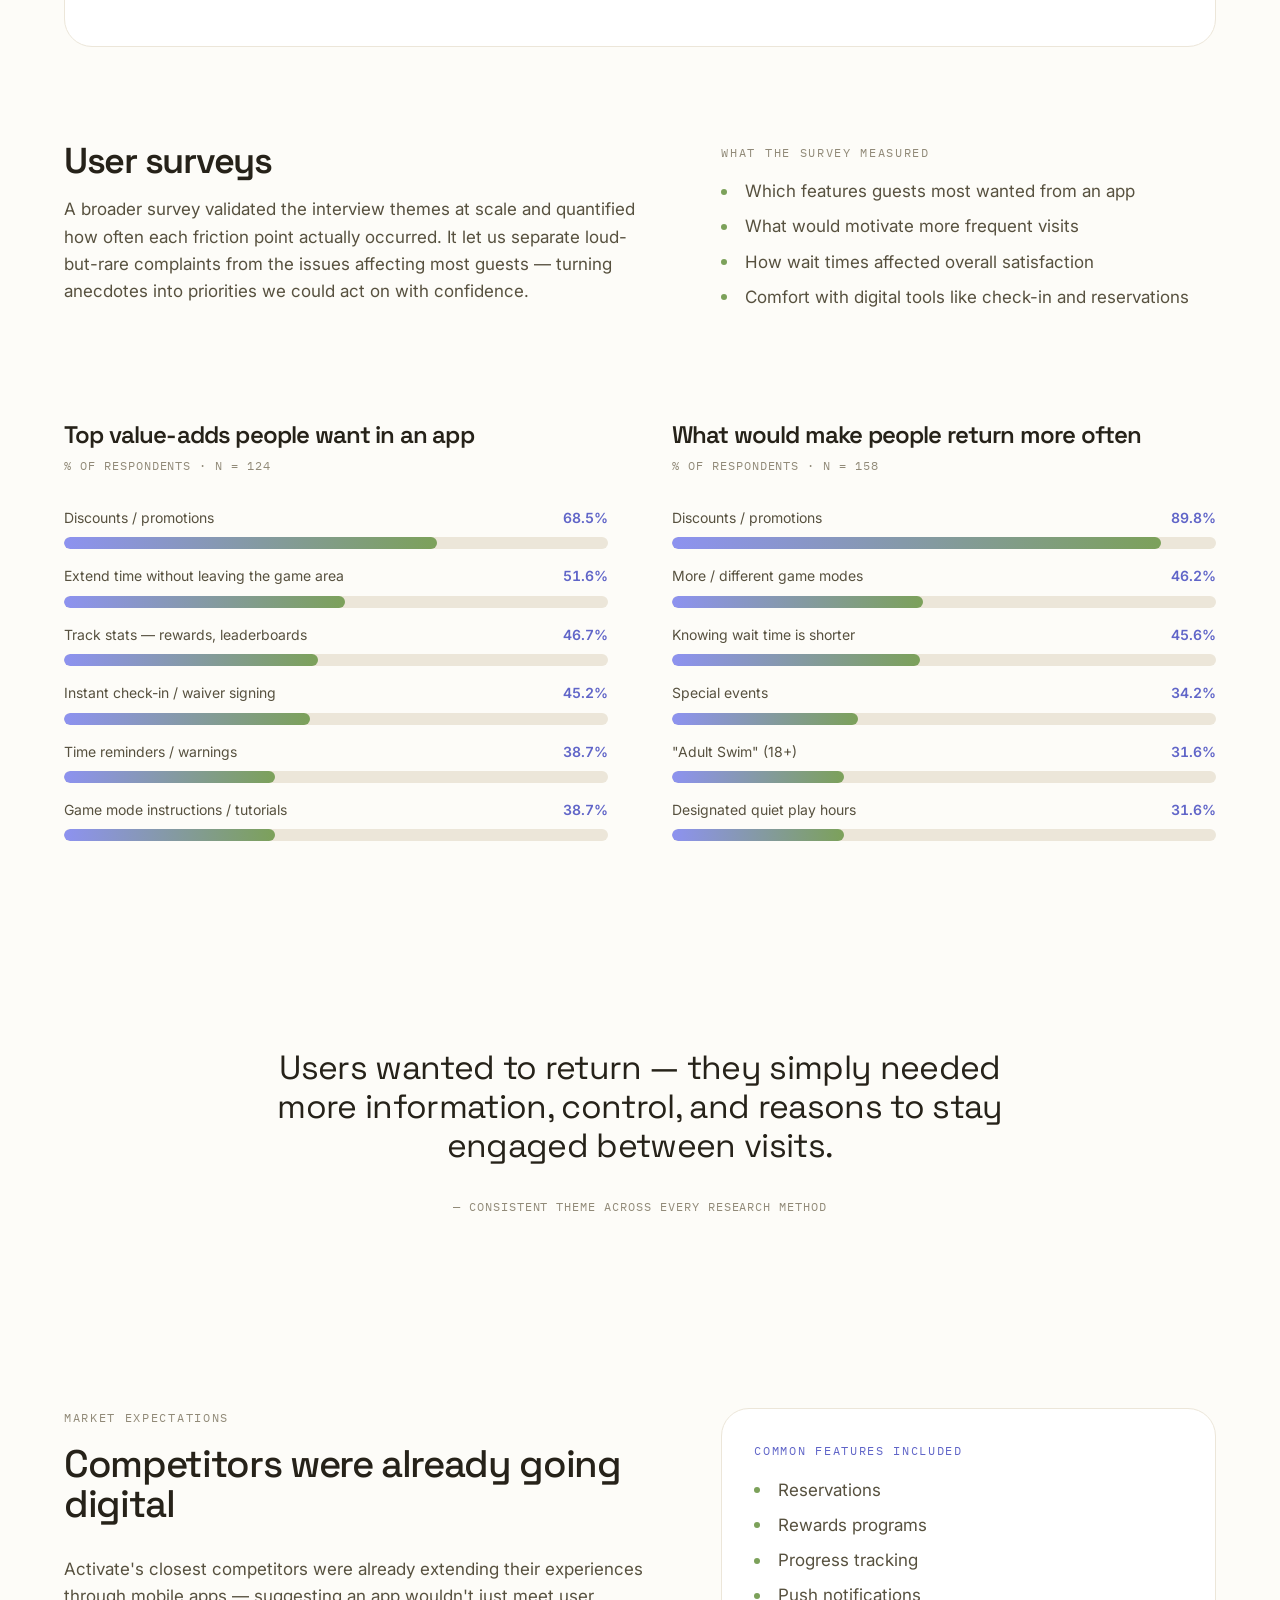
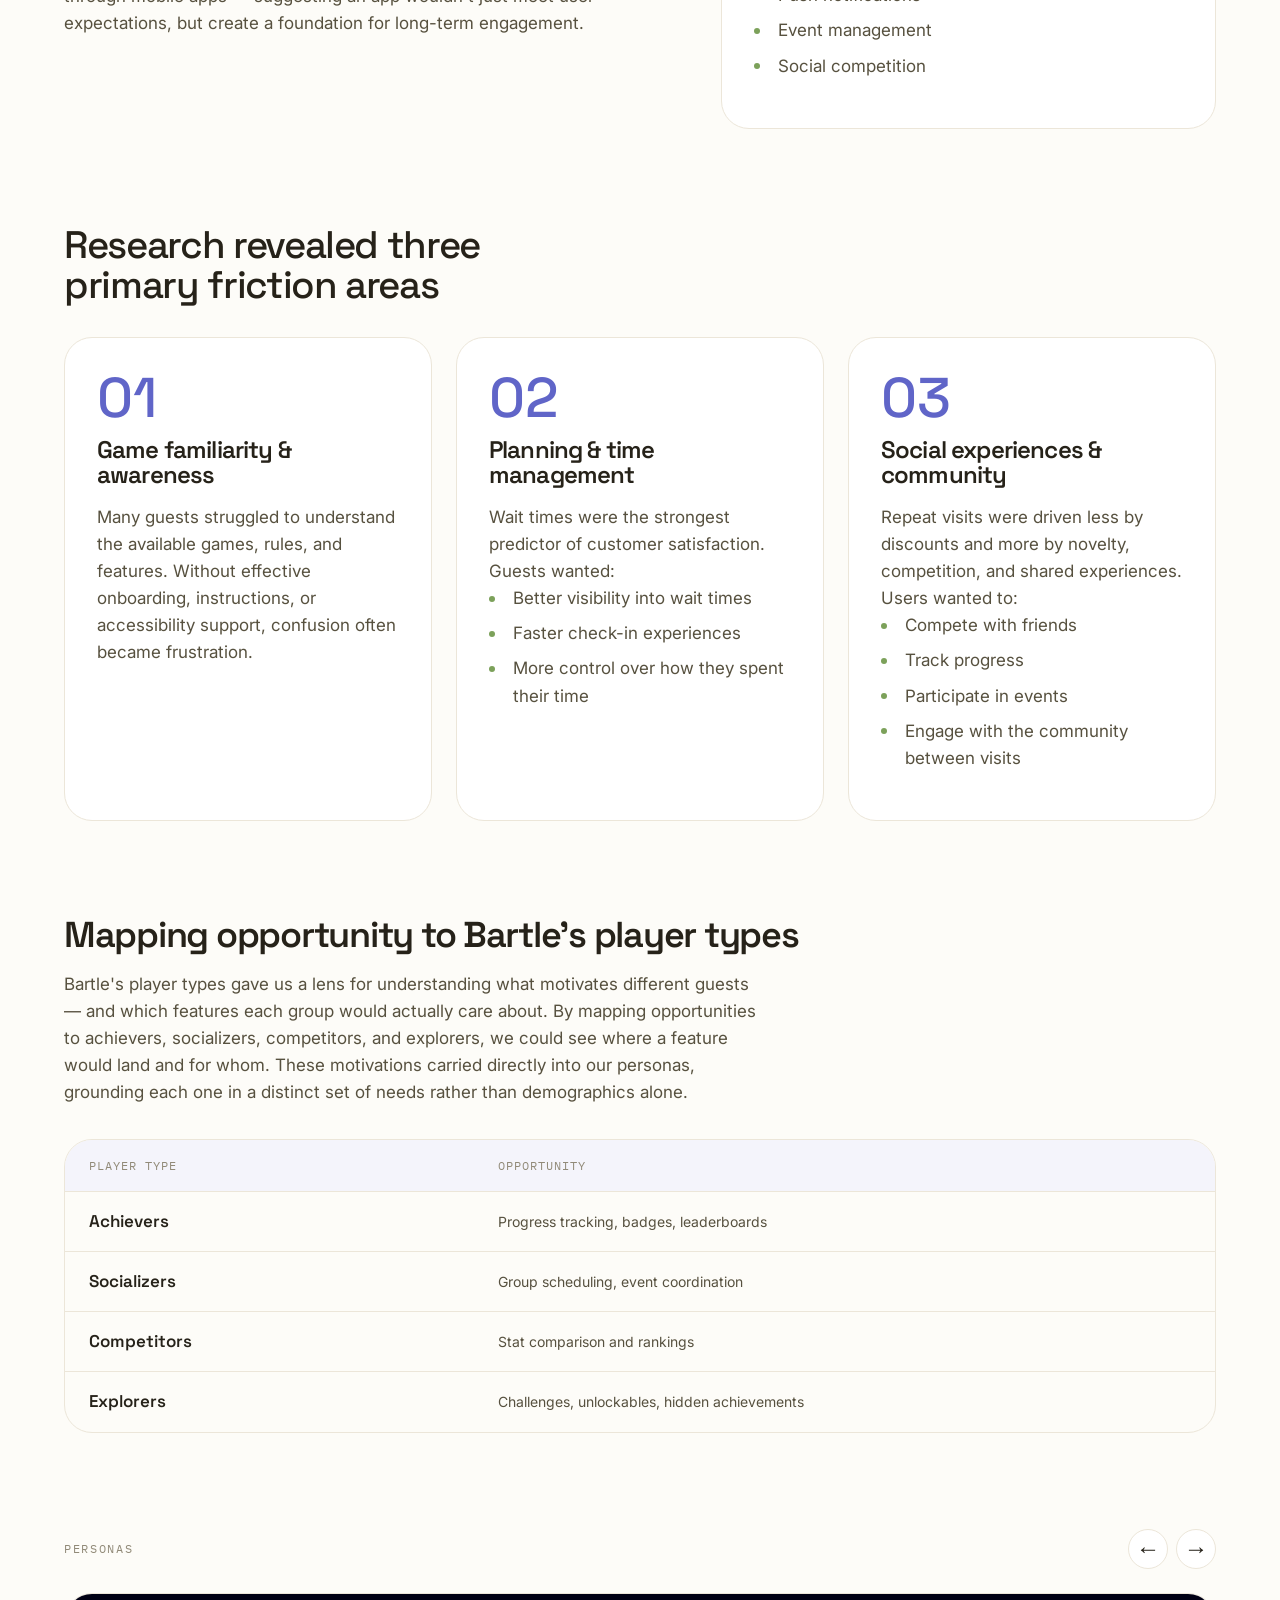
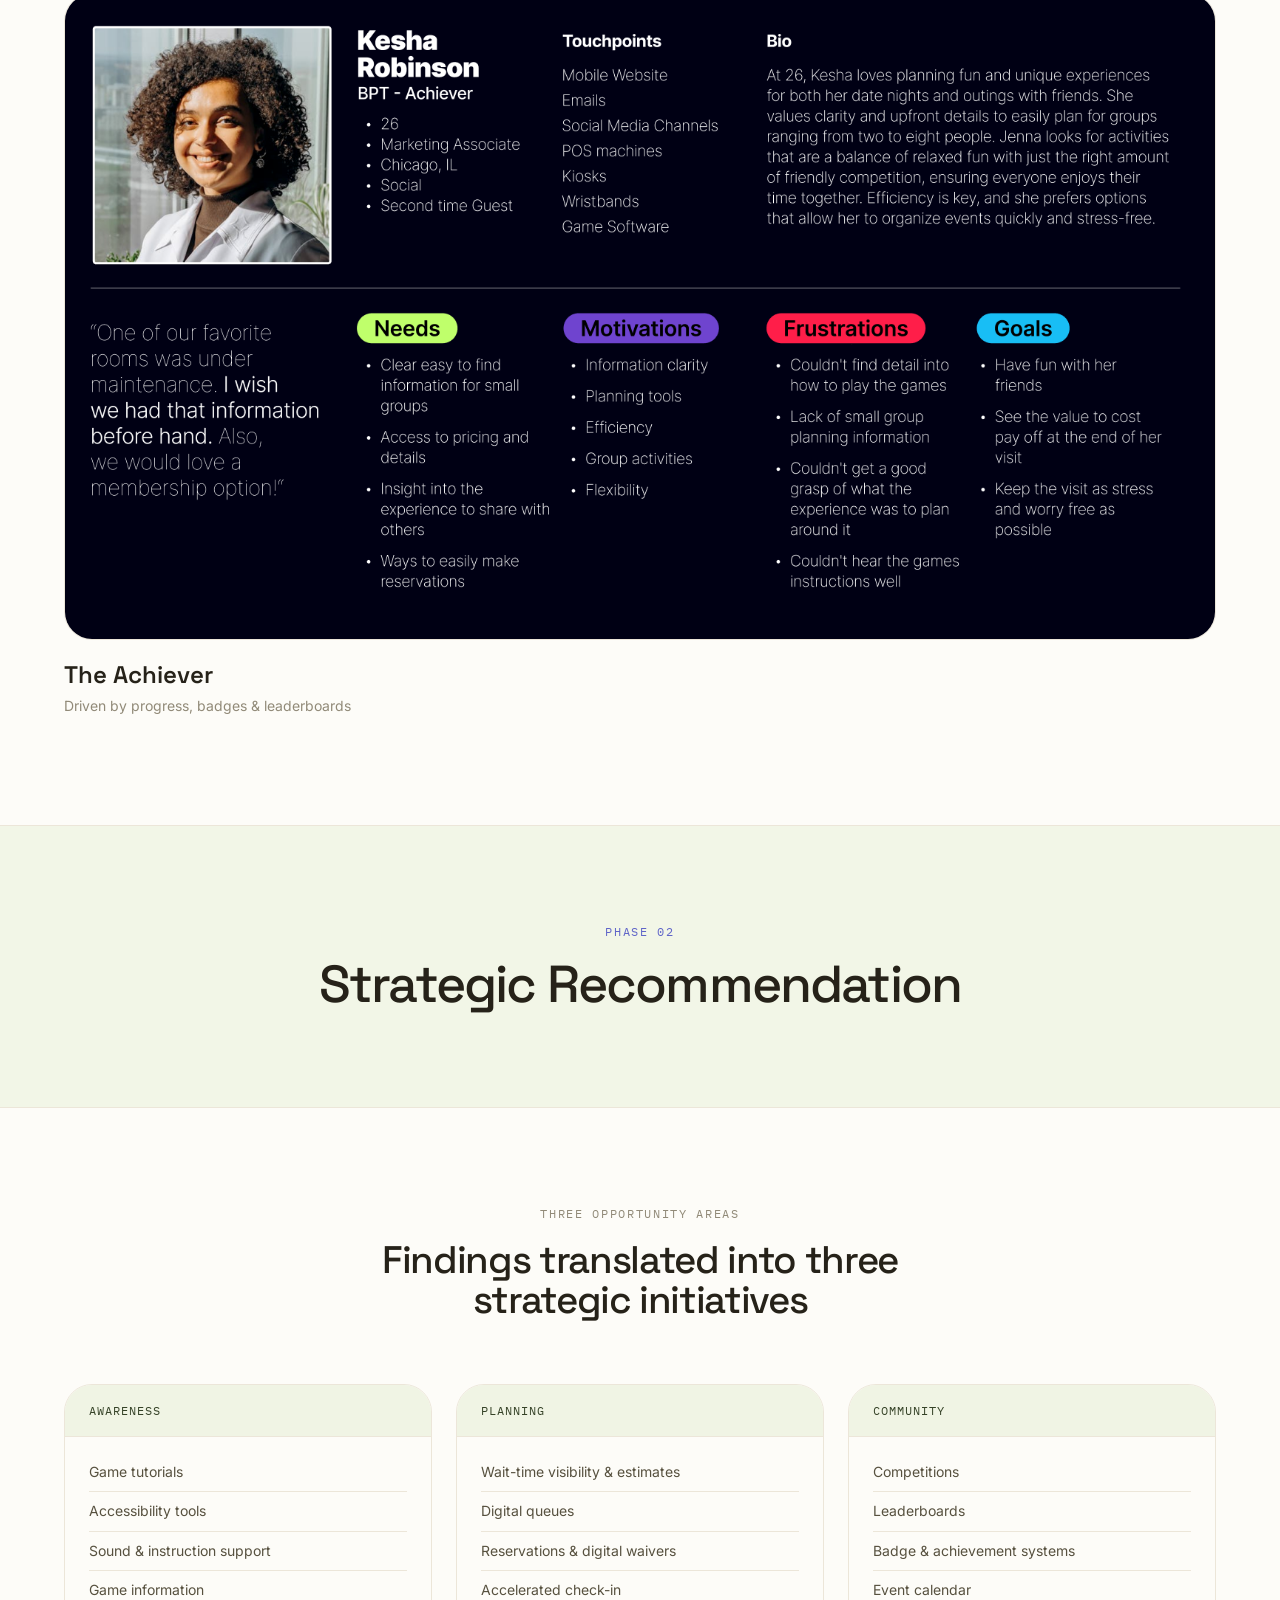
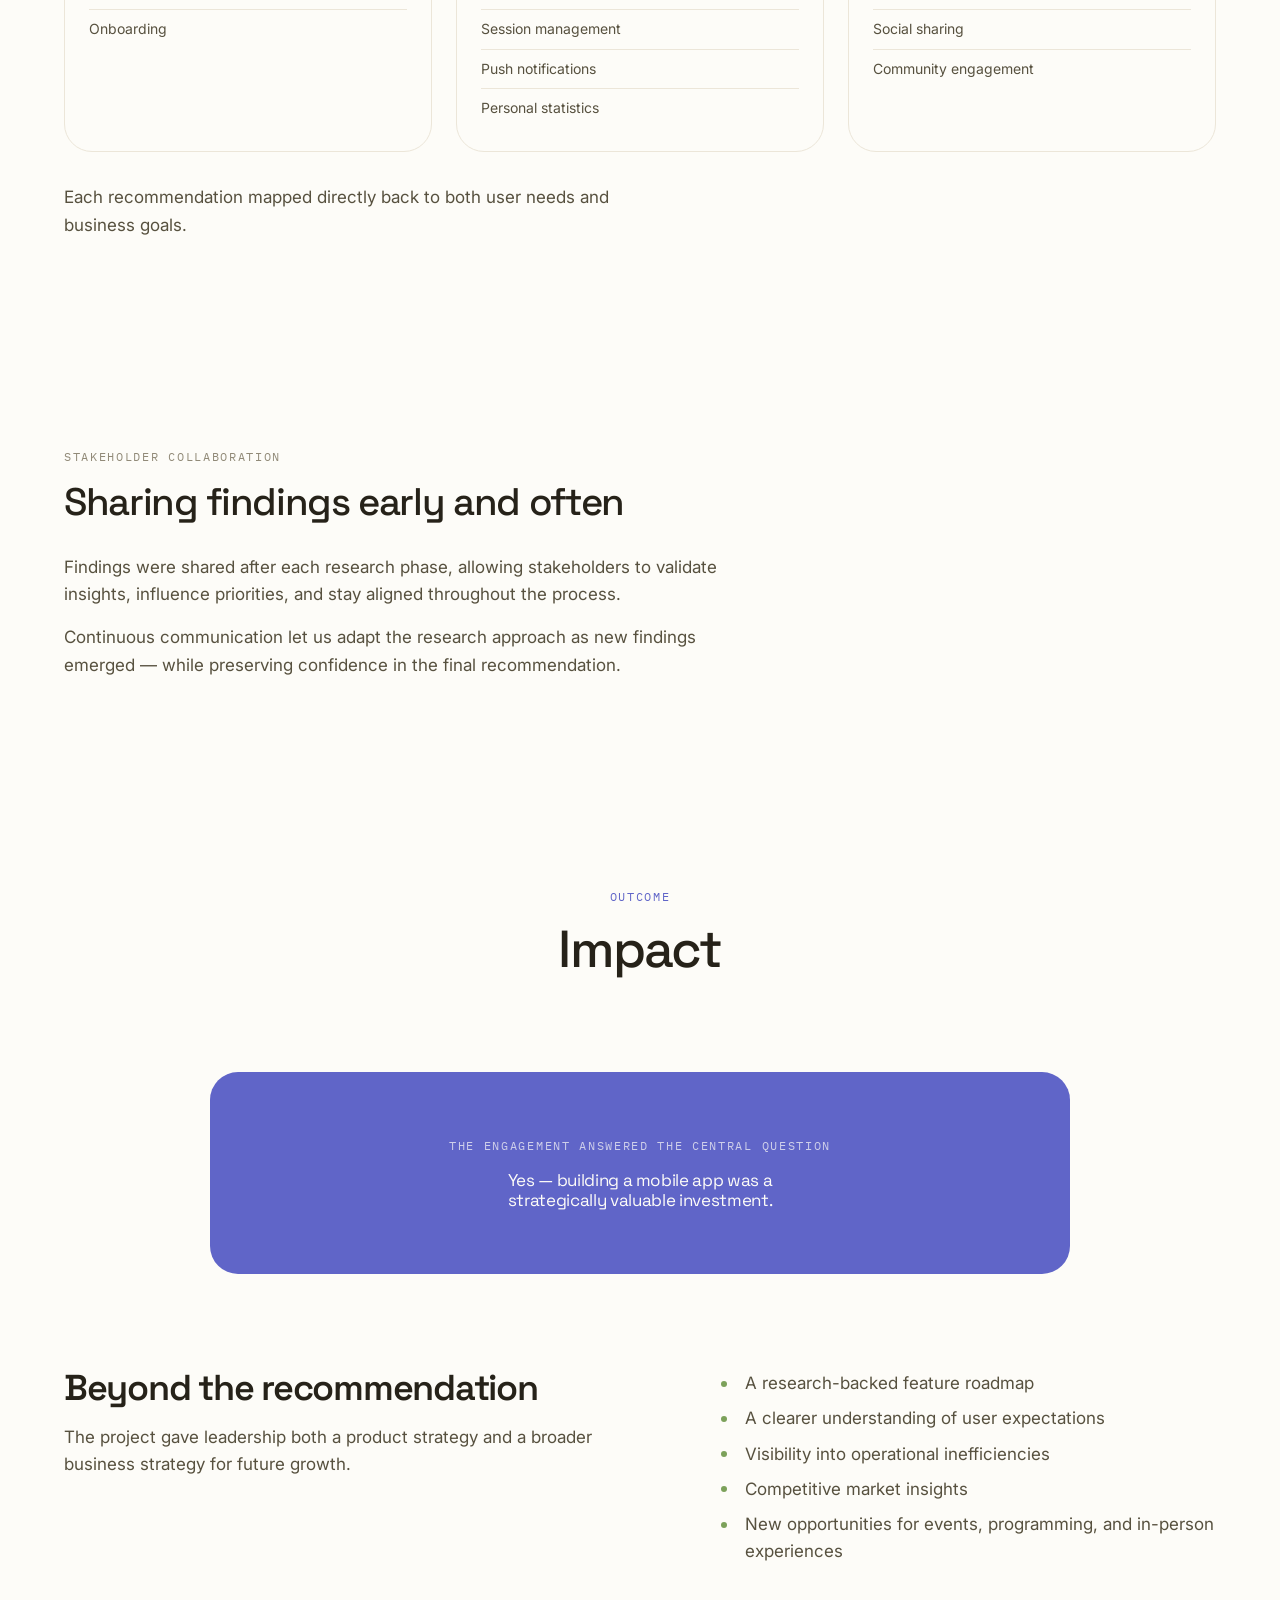
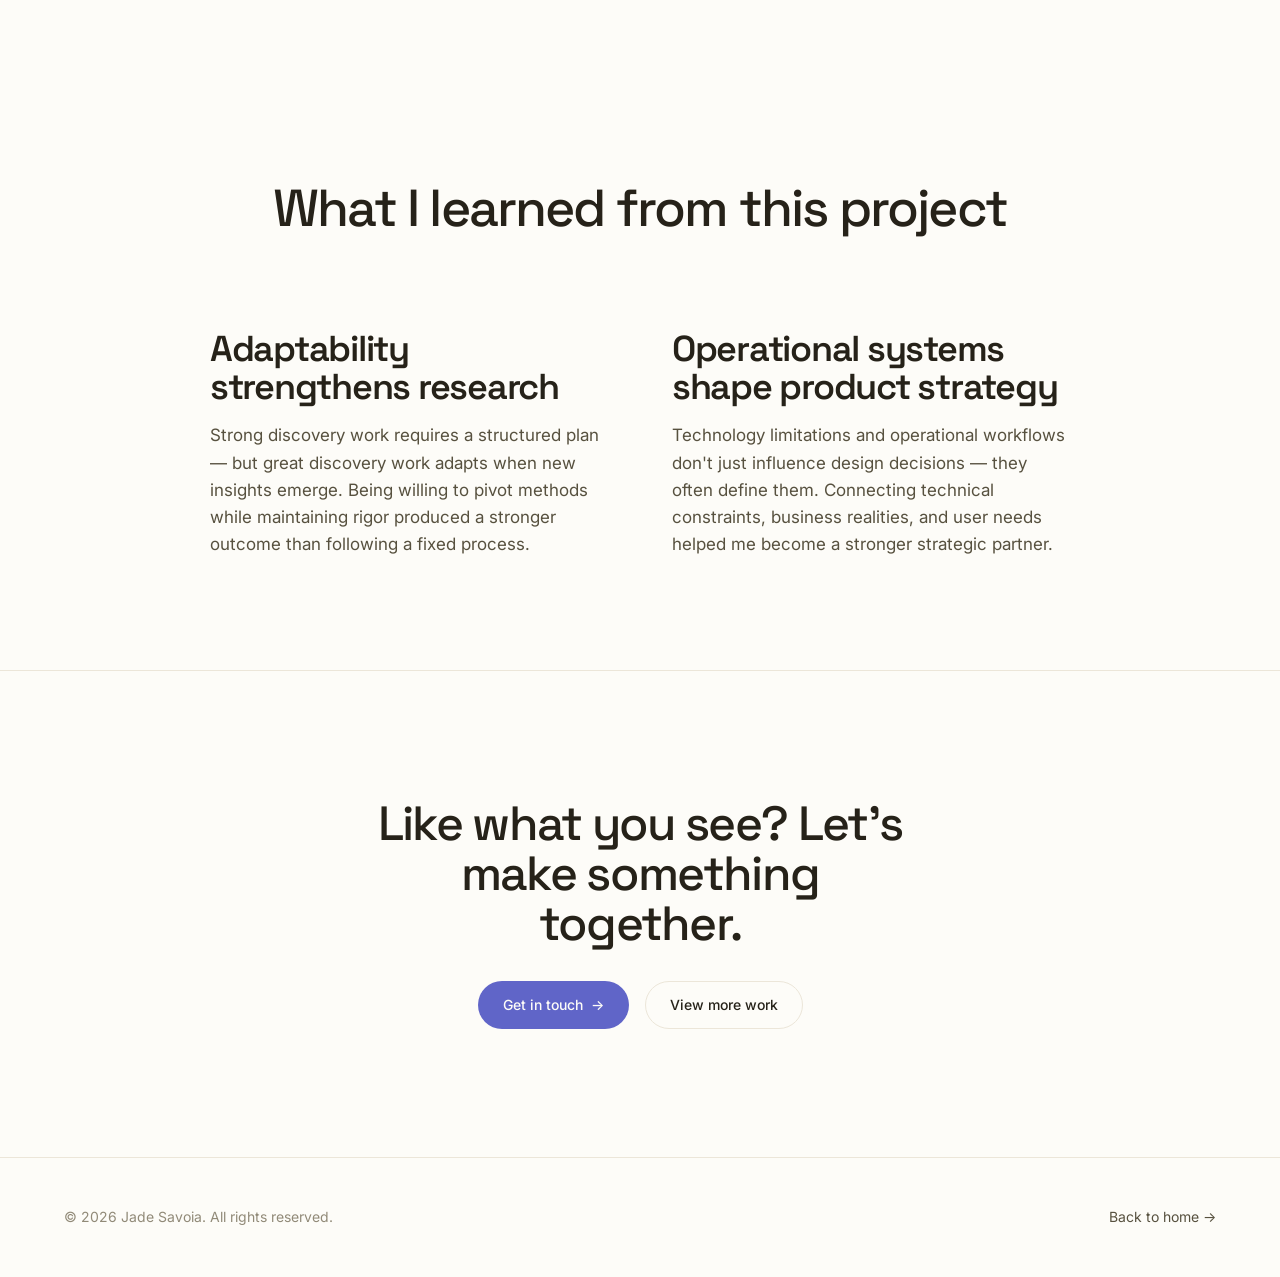
<file: project.html>
<!DOCTYPE html>
<html lang="en">
<head>
<meta charset="UTF-8">
<meta name="viewport" content="width=device-width, initial-scale=1">
<title>Activate Games — Case Study · Jade Savoia</title>
<meta name="description" content="Creating clarity through exploration — a discovery & strategy case study for Activate Games by Jade Savoia.">
<link rel="preconnect" href="https://fonts.googleapis.com">
<link rel="preconnect" href="https://fonts.gstatic.com" crossorigin>
<link href="https://fonts.googleapis.com/css2?family=Space+Grotesk:wght@400;500;600;700&family=Inter:wght@300;400;500;600&family=IBM+Plex+Mono:wght@400;500&display=swap" rel="stylesheet">
<link rel="stylesheet" href="tokens.css">
<style>
  *, *::before, *::after { box-sizing: border-box; }
  html { scroll-behavior: smooth; }
  body {
    margin: 0; background: var(--bg); color: var(--fg);
    font-family: var(--font-body); font-size: var(--fs-body); line-height: var(--lh-normal);
    -webkit-font-smoothing: antialiased; overflow-x: hidden;
  }
  a { color: inherit; }
  img { max-width: 100%; display: block; }

  .wrap { max-width: var(--container); margin: 0 auto; padding-inline: var(--gutter); }
  .narrow { max-width: 860px; margin-inline: auto; }
  h1,h2,h3,h4 { font-family: var(--font-display); font-weight: var(--fw-medium); line-height: var(--lh-tight); letter-spacing: var(--tracking-tight); margin: 0; }
  .section-label, .eyebrow {
    font-family: var(--font-mono); font-size: var(--fs-caption); letter-spacing: var(--tracking-wide);
    text-transform: uppercase; color: var(--color-ink-muted); margin: 0 0 var(--space-4); display: block;
  }
  .eyebrow { color: var(--accent); }
  p { margin: 0 0 var(--space-4); }

  /* ---------- NAV ---------- */
  nav.top {
    position: fixed; top: 0; left: 0; right: 0; z-index: var(--z-nav);
    background: color-mix(in srgb, var(--bg) 80%, transparent);
    backdrop-filter: blur(14px); -webkit-backdrop-filter: blur(14px);
    border-bottom: 1px solid transparent; transition: border-color var(--dur-base) var(--ease-soft);
  }
  nav.top.scrolled { border-bottom-color: var(--color-line); }
  nav.top .wrap { display: flex; align-items: center; justify-content: space-between; padding-block: var(--space-4); }
  nav.top .brand { display: flex; align-items: center; gap: var(--space-6); }
  nav.top .logo { font-family: var(--font-display); font-weight: var(--fw-bold); font-size: 1.15rem; letter-spacing: -0.03em; text-decoration: none; color: var(--fg); }
  nav.top .back { font-family: var(--font-mono); font-size: var(--fs-caption); letter-spacing: 0.06em; text-transform: uppercase; color: var(--color-ink-muted); text-decoration: none; display: inline-flex; align-items: center; gap: var(--space-2); transition: color var(--dur-fast); }
  nav.top .back:hover { color: var(--accent); }
  nav.top .links { display: flex; gap: var(--space-8); }
  nav.top .links a { color: var(--fg-soft); text-decoration: none; font-size: var(--fs-small); position: relative; transition: color var(--dur-fast); }
  nav.top .links a::after { content:""; position:absolute; left:0; bottom:-4px; width:0; height:1.5px; background:var(--accent); transition: width var(--dur-base) var(--ease-out); }
  nav.top .links a:hover { color: var(--accent); }
  nav.top .links a:hover::after { width:100%; }
  @media (max-width: 640px){ nav.top .back span.lbl { display:none; } nav.top .links { gap: var(--space-4); } }

  /* ---------- HERO ---------- */
  .case-hero { padding-top: calc(var(--space-32) + var(--space-8)); padding-bottom: var(--space-16); text-align: center; }
  .case-hero .eyebrow { margin-bottom: var(--space-6); }
  .case-hero h1 { font-size: clamp(1.9rem, 1rem + 3.6vw, 3.6rem); max-width: 20ch; margin: 0 auto var(--space-6); font-weight: var(--fw-medium); }
  .case-hero .lead { font-size: var(--fs-lead); color: var(--fg-soft); max-width: 60ch; margin: 0 auto; line-height: var(--lh-snug); }
  .hero-shot {
    margin-top: var(--space-16); aspect-ratio: 16/8; border-radius: var(--radius-lg); overflow: hidden;
    background: linear-gradient(135deg, var(--color-peri-500), var(--color-green-300) 60%, var(--color-clay-300));
    box-shadow: var(--shadow-lg); position: relative;
  }
  .hero-shot img { width:100%; height:100%; object-fit:cover; display:block; }
  .ph-label {
    position: absolute; left: var(--space-6); bottom: var(--space-6); color:#fff;
    font-family: var(--font-mono); font-size: var(--fs-caption); letter-spacing: var(--tracking-wide);
    text-transform: uppercase; background: rgba(38,34,25,0.34); padding: var(--space-2) var(--space-4);
    border-radius: var(--radius-pill); backdrop-filter: blur(4px);
  }

  /* ---------- META BAR ---------- */
  .meta-bar { border-block: 1px solid var(--color-line); }
  .meta-bar .grid { display: grid; grid-template-columns: repeat(5, 1fr); gap: var(--space-8); padding-block: var(--space-8); }
  .meta-bar .cell .k { font-family: var(--font-mono); font-size: var(--fs-caption); letter-spacing: 0.08em; text-transform: uppercase; color: var(--color-ink-muted); display:block; margin-bottom: var(--space-2); }
  .meta-bar .cell .v { font-size: var(--fs-small); color: var(--fg); }
  @media (max-width: 760px){ .meta-bar .grid { grid-template-columns: repeat(2, 1fr); gap: var(--space-6); } }

  /* ---------- SECTIONS ---------- */
  section { padding-block: var(--space-24); }
  .phase-head { text-align: center; padding-block: var(--space-24); }
  .phase-head h2 { font-size: clamp(2rem, 1.2rem + 3vw, 3.25rem); font-weight: var(--fw-medium); }
  .phase-head .section-label { color: var(--accent); }
  .phase-head.alt { background: color-mix(in srgb, var(--color-green-100) 50%, var(--color-paper)); border-block: 1px solid var(--color-line); }

  h2.sec { font-size: clamp(1.6rem, 1.1rem + 2vw, 2.4rem); font-weight: var(--fw-medium); margin-bottom: var(--space-8); }
  h3.sub { font-size: var(--fs-h3); font-weight: var(--fw-semibold); margin-bottom: var(--space-4); }

  /* two-col */
  .two-col { display: grid; grid-template-columns: 1fr 1fr; gap: var(--space-16); align-items: start; }
  .two-col.lean { grid-template-columns: 1.2fr 1fr; }
  @media (max-width: 860px){ .two-col, .two-col.lean { grid-template-columns: 1fr; gap: var(--space-12); } }
  .prose p { color: var(--fg-soft); max-width: 56ch; }

  /* lists */
  ul.ul { list-style: none; margin: 0 0 var(--space-4); padding: 0; }
  ul.ul li { position: relative; padding-left: var(--space-6); color: var(--fg-soft); margin-bottom: var(--space-2); }
  ul.ul li::before { content:""; position:absolute; left:0; top:0.62em; width:6px; height:6px; border-radius:50%; background: var(--accent-2-bright); }

  /* panel */
  .panel { background: var(--color-surface); border:1px solid var(--color-line); border-radius: var(--radius-lg); padding: var(--space-8); }
  .panel + .panel { margin-top: var(--space-6); }
  .cards-3 .panel + .panel { margin-top: 0; }
  .panel h3 { font-size: var(--fs-h4); font-weight: var(--fw-semibold); margin-bottom: var(--space-4); }
  .panel .section-label { color: var(--accent); }

  /* note / constraint */
  .note { border-left: 3px solid var(--accent); padding-left: var(--space-6); }
  .note p { color: var(--fg-soft); margin: 0; }

  /* statement / pull quote */
  .statement-block { text-align: center; }
  .statement-block p { margin: 0; font-family: var(--font-display); font-weight: var(--fw-regular); font-size: clamp(1.4rem, 1rem + 1.6vw, 2.1rem); line-height: var(--lh-snug); color: var(--fg); letter-spacing: -0.02em; max-width: 34ch; margin-inline: auto; }
  .pull-quote { text-align: center; }
  .pull-quote blockquote { margin: 0; font-family: var(--font-display); font-weight: var(--fw-regular); font-size: clamp(1.4rem, 1rem + 1.6vw, 2.1rem); line-height: var(--lh-snug); letter-spacing: -0.02em; max-width: 34ch; margin-inline: auto; }
  .pull-quote cite { display:block; margin-top: var(--space-8); font-style: normal; font-family: var(--font-mono); font-size: var(--fs-caption); text-transform: uppercase; letter-spacing: 0.08em; color: var(--color-ink-muted); }

  /* 3-up cards */
  .cards-3 { display:grid; grid-template-columns: repeat(3,1fr); gap: var(--space-6); }
  @media (max-width: 860px){ .cards-3 { grid-template-columns:1fr; } }
  .proc { border:1px solid var(--color-line); border-radius: var(--radius-lg); padding: var(--space-8); background: var(--color-surface); }
  .proc .step { font-family: var(--font-mono); font-size: var(--fs-caption); text-transform:uppercase; letter-spacing:0.08em; color: var(--accent); margin-bottom: var(--space-3); display:block; }
  .proc h3 { font-size: var(--fs-h4); font-weight: var(--fw-semibold); margin-bottom: var(--space-4); }
  .proc p { color: var(--fg-soft); margin: 0; }

  /* finding cards */
  .finding .n { font-family: var(--font-display); font-weight: var(--fw-medium); font-size: var(--fs-h2); color: var(--accent); line-height:1; display:block; margin-bottom: var(--space-3); }
  .finding p { color: var(--fg-soft); }

  /* methods grid */
  .methods { columns: 2; column-gap: var(--space-8); }
  @media (max-width: 560px){ .methods { columns: 1; } }
  .methods li { break-inside: avoid; }

  /* key-value table (Bartle) */
  .kvtable { border:1px solid var(--color-line); border-radius: var(--radius-lg); overflow:hidden; }
  .kvtable .r { display:grid; grid-template-columns: 1fr 1.8fr; gap: var(--space-6); padding: var(--space-4) var(--space-6); border-top:1px solid var(--color-line); align-items:baseline; }
  .kvtable .r.head { border-top:none; background: color-mix(in srgb, var(--color-peri-100) 55%, var(--color-paper)); }
  .kvtable .r .ht { font-family: var(--font-mono); font-size: var(--fs-caption); text-transform:uppercase; letter-spacing:0.08em; color: var(--color-ink-muted); }
  .kvtable .r .pt { font-family: var(--font-display); font-weight: var(--fw-semibold); font-size: var(--fs-body); color: var(--fg); }
  .kvtable .r .op { color: var(--fg-soft); font-size: var(--fs-small); }

  /* persona carousel */
  .car-head { display:flex; justify-content:space-between; align-items:center; margin-bottom: var(--space-6); gap: var(--space-4); }
  .car-controls { display:flex; gap: var(--space-2); flex:none; }
  .car-btn { width:40px; height:40px; border-radius:50%; border:1px solid var(--color-line); background: var(--color-surface); color: var(--fg); cursor:pointer; display:flex; align-items:center; justify-content:center; font-size: var(--fs-h4); line-height:1; transition: color var(--dur-fast), border-color var(--dur-fast); }
  .car-btn:hover { color: var(--accent); border-color: var(--accent); }
  .car-track { display:flex; gap: var(--space-6); overflow-x:auto; scroll-snap-type:x mandatory; scroll-behavior:smooth; padding-bottom: var(--space-3); scrollbar-width: thin; }
  .car-slide { flex:0 0 100%; scroll-snap-align:start; }
  .persona-media { aspect-ratio: 1554 / 874; border-radius: var(--radius-lg); border:1px solid var(--color-line); position:relative; overflow:hidden; background: var(--color-ink); }
  .persona-media img { width:100%; height:100%; object-fit:cover; display:block; }
  .car-slide .cap { margin-top: var(--space-4); }
  .car-slide .cap .t { font-family: var(--font-display); font-weight: var(--fw-semibold); font-size: var(--fs-h4); }
  .car-slide .cap .s { color: var(--color-ink-muted); font-size: var(--fs-small); }

  /* survey charts */
  .charts-2 { display:grid; grid-template-columns: 1fr 1fr; gap: var(--space-16); }
  @media (max-width: 860px){ .charts-2 { grid-template-columns:1fr; gap: var(--space-12); } }
  .chart h4 { font-size: var(--fs-h4); font-weight: var(--fw-semibold); margin-bottom: var(--space-2); }
  .chart .csub { font-family: var(--font-mono); font-size: var(--fs-caption); text-transform:uppercase; letter-spacing:0.08em; color: var(--color-ink-muted); margin-bottom: var(--space-8); display:block; }
  .sbar { margin-bottom: var(--space-4); }
  .sbar .lab { display:flex; justify-content:space-between; align-items:baseline; gap: var(--space-4); font-size: var(--fs-small); color: var(--fg-soft); margin-bottom: var(--space-2); }
  .sbar .lab .v { color: var(--accent); font-weight: var(--fw-semibold); font-variant-numeric: tabular-nums; flex:none; }
  .sbar .track { height:12px; background: var(--color-line); border-radius: var(--radius-pill); overflow:hidden; }
  .sbar .track i { display:block; height:100%; width:0; border-radius: var(--radius-pill); background: linear-gradient(90deg, var(--color-peri-500), var(--color-green-500)); transition: width var(--dur-reveal) var(--ease-out); transition-delay: var(--d, 0ms); }
  .charts-2.in .sbar .track i { width: var(--w); }

  /* interview insight card */
  .interview-card { display:grid; grid-template-columns: 0.85fr 1.5fr; gap: var(--space-16); border:1px solid var(--color-line); border-radius: var(--radius-lg); padding: var(--space-12); background: var(--color-surface); }
  @media (max-width: 860px){ .interview-card { grid-template-columns:1fr; gap: var(--space-12); padding: var(--space-8); } }
  @media (min-width: 861px){ .ic-meta { border-right:1px solid var(--color-line); padding-right: var(--space-12); } }
  .ic-meta .role { color: var(--fg-soft); margin: var(--space-1) 0 0; }
  .ic-traits { display:flex; flex-wrap:wrap; gap: var(--space-2); margin-top: var(--space-6); }
  .ic-traits .tag { font-family: var(--font-mono); font-size: var(--fs-caption); text-transform:uppercase; letter-spacing:0.08em; color: var(--fg-soft); border:1px solid var(--color-line); border-radius: var(--radius-pill); padding: var(--space-1) var(--space-3); }
  .ic-pain { margin: var(--space-8) 0 0; padding-left: 1.2em; color: var(--fg-soft); }
  .ic-pain li { margin-bottom: var(--space-2); }
  .ic-insights .insight + .insight { margin-top: var(--space-8); }
  .ic-insights h4 { font-size: var(--fs-h4); font-weight: var(--fw-semibold); margin-bottom: var(--space-2); }
  .ic-insights .insight p { color: var(--fg-soft); margin:0; max-width: 62ch; }

  /* three-up text */
  .three-up { display: grid; grid-template-columns: repeat(3, 1fr); gap: var(--space-12); }
  @media (max-width: 860px){ .three-up { grid-template-columns: 1fr; gap: var(--space-12); } }
  .three-up h3 { font-size: var(--fs-h4); font-weight: var(--fw-semibold); margin-bottom: var(--space-4); }
  .three-up .eyebrow { color: var(--accent-2); }

  /* feature set columns */
  .feat-cols { display:grid; grid-template-columns: repeat(3,1fr); gap: var(--space-6); }
  @media (max-width: 860px){ .feat-cols { grid-template-columns:1fr; } }
  .feat-col { border:1px solid var(--color-line); border-radius: var(--radius-lg); overflow:hidden; }
  .feat-col .hd { background: color-mix(in srgb, var(--color-green-100) 60%, var(--color-paper)); padding: var(--space-4) var(--space-6); font-family: var(--font-mono); font-size: var(--fs-caption); text-transform:uppercase; letter-spacing:0.08em; color: var(--color-green-900); border-bottom:1px solid var(--color-line); }
  .feat-col ul { list-style:none; margin:0; padding: var(--space-6); }
  .feat-col li { color: var(--fg-soft); font-size: var(--fs-small); padding: var(--space-2) 0; border-top:1px solid var(--color-line); }
  .feat-col li:first-child { border-top:none; padding-top:0; }

  /* outcome banner */
  .outcome { background: var(--accent); color: var(--on-accent); border-radius: var(--radius-lg); padding: var(--space-16) var(--space-12); text-align:center; }
  .outcome .section-label { color: color-mix(in srgb, var(--on-accent) 70%, transparent); }
  .outcome p { margin: 0; font-family: var(--font-display); font-weight: var(--fw-regular); font-size: clamp(1.5rem,1rem+2vw,2.4rem); line-height: var(--lh-snug); letter-spacing:-0.02em; max-width: 26ch; margin-inline:auto; color: var(--on-accent); }

  /* learnings */
  .learn { display: grid; grid-template-columns: 1fr 1fr; gap: var(--space-16); }
  @media (max-width: 860px){ .learn { grid-template-columns: 1fr; gap: var(--space-12); } }
  .learn h3 { font-size: var(--fs-h3); font-weight: var(--fw-semibold); margin-bottom: var(--space-4); }
  .learn p { color: var(--fg-soft); }

  /* media */
  .media { aspect-ratio: 21/9; border-radius: var(--radius-lg); overflow:hidden; position:relative; border:1px solid var(--color-line); background: linear-gradient(135deg, var(--color-peri-300), var(--color-green-300)); }

  /* cta + footer */
  .case-cta { border-top: 1px solid var(--color-line); text-align: center; padding-block: var(--space-32); }
  .case-cta h2 { font-size: clamp(1.8rem, 1.1rem + 2.6vw, 3rem); font-weight: var(--fw-medium); margin-bottom: var(--space-8); max-width: 18ch; margin-inline: auto; }
  .btn { display: inline-flex; align-items: center; gap: var(--space-2); font-weight: var(--fw-medium); font-size: var(--fs-small); padding: var(--space-3) var(--space-6); border-radius: var(--radius-pill); border: 1px solid transparent; text-decoration: none; transition: transform var(--dur-fast) var(--ease-out), background var(--dur-base); }
  .btn:hover { transform: translateY(-2px); }
  .btn-primary { background: var(--accent); color: var(--on-accent); }
  .btn-primary:hover { background: var(--color-peri-500); }
  .btn-ghost { background: transparent; color: var(--fg); border-color: var(--color-line); }
  .btn-ghost:hover { border-color: var(--accent); color: var(--accent); }
  .arrow { display:inline-block; transition: transform var(--dur-base) var(--ease-out); }
  .btn:hover .arrow { transform: translateX(4px); }
  footer.foot { border-top: 1px solid var(--color-line); padding-block: var(--space-12); }
  footer.foot .wrap { display:flex; justify-content: space-between; flex-wrap: wrap; gap: var(--space-4); font-size: var(--fs-small); color: var(--color-ink-muted); }
  footer.foot a { text-decoration: none; color: var(--fg-soft); }
  footer.foot a:hover { color: var(--accent); }

  /* reveal */
  .reveal { opacity: 0; transform: translateY(28px); transition: opacity var(--dur-reveal) var(--ease-out), transform var(--dur-reveal) var(--ease-out); }
  .reveal.in { opacity: 1; transform: none; }
</style>
</head>
<body id="top">

<nav class="top">
  <div class="wrap">
    <div class="brand">
      <a href="index.html" class="logo">Jade Savoia</a>
      <a href="index.html#work" class="back">← <span class="lbl">All work</span></a>
    </div>
    <div class="links">
      <a href="index.html#work">Work</a>
      <a href="index.html#about">About</a>
      <a href="index.html#contact">Contact</a>
    </div>
  </div>
</nav>

<!-- HERO -->
<header class="case-hero wrap">
  <span class="eyebrow reveal">Case Study · Discovery &amp; Strategy</span>
  <h1 class="reveal">Creating clarity through exploration</h1>
  <p class="lead reveal">A four-month discovery and strategy engagement for Activate Games — evaluating whether a native mobile app was the right investment, and uncovering where the real opportunities for growth were.</p>
  <div class="hero-shot reveal">
    <img src="images/activate-hero.png" alt="Activate Games app — hero mockup">
  </div>
</header>

<!-- META BAR -->
<section class="meta-bar" style="padding-block:0;">
  <div class="wrap">
    <div class="grid">
      <div class="cell"><span class="k">Client</span><span class="v">Activate Games</span></div>
      <div class="cell"><span class="k">Role</span><span class="v">Lead UX Designer &amp; Researcher</span></div>
      <div class="cell"><span class="k">Team</span><span class="v">2 Designers</span></div>
      <div class="cell"><span class="k">Scope</span><span class="v">Discovery &amp; Strategy Engagement</span></div>
      <div class="cell"><span class="k">Duration</span><span class="v">4 Months</span></div>
    </div>
  </div>
</section>

<!-- CHALLENGE -->
<section class="wrap">
  <div class="prose reveal" style="max-width:60ch;">
    <span class="section-label">The Challenge</span>
    <h2 class="sec">Was a mobile app worth the investment?</h2>
    <p>Activate Games delivers a highly engaging in-person experience, but as the company expanded, leadership needed to determine whether investing in a native mobile app would create enough value to justify the cost and complexity.</p>
    <p>As Lead UX Designer and Researcher, I led a discovery engagement to evaluate user needs, operational constraints, competitive trends, and technical feasibility — to determine whether a mobile app was the right strategic investment.</p>
  </div>
  <div class="cards-3 reveal" style="margin-top: var(--space-16);">
    <div class="panel">
      <span class="section-label">Activate wanted to understand how to</span>
      <ul class="ul">
        <li>Increase repeat visits</li>
        <li>Improve weekday attendance</li>
        <li>Identify operational and digital opportunities that could drive business growth</li>
      </ul>
    </div>
    <div class="panel">
      <span class="section-label">Business goals</span>
      <ul class="ul">
        <li>Increase conversion from first-time visitors to repeat customers</li>
        <li>Improve underperforming weekday bookings</li>
        <li>Uncover operational and product opportunities beyond the mobile app question</li>
      </ul>
    </div>
    <div class="panel">
      <span class="section-label">Key constraints</span>
      <ul class="ul">
        <li>A fragmented technology ecosystem with limited integration capabilities</li>
        <li>Recommendations had to balance user value with operational feasibility</li>
        <li>The solution needed to scale over the long term</li>
      </ul>
    </div>
  </div>
</section>

<!-- DISCOVERY -->
<div class="phase-head alt reveal"><span class="section-label">Phase 01</span><h2>Discovery</h2></div>

<section class="wrap">
  <div class="reveal" style="text-align:center; margin-bottom: var(--space-16);">
    <span class="section-label">Research plan</span>
    <h2 class="sec" style="margin-inline:auto; max-width: 20ch;">A three-phase engagement</h2>
  </div>
  <div class="cards-3">
    <div class="proc reveal">
      <span class="step">Phase 1 · Discover</span>
      <h3>Gather the full picture</h3>
      <p>On-site observation, surveys, stakeholder interviews, competitive analysis, and a technology audit.</p>
    </div>
    <div class="proc reveal">
      <span class="step">Phase 2 · Synthesize</span>
      <h3>Make sense of it</h3>
      <p>Journey maps, personas, affinity mapping, empathy maps, and service blueprints.</p>
    </div>
    <div class="proc reveal">
      <span class="step">Phase 3 · Recommend</span>
      <h3>Turn insight into strategy</h3>
      <p>Product strategy, feature prioritization, and technology recommendations.</p>
    </div>
  </div>

  <div class="two-col reveal" style="margin-top: var(--space-24); align-items:start;">
    <div class="prose">
      <h3 class="sub">Research methods</h3>
      <p>A mixed-method approach let us evaluate the full customer journey while understanding both operational realities and market expectations.</p>
    </div>
    <ul class="ul methods">
      <li>On-site observation</li>
      <li>User interviews</li>
      <li>User surveys</li>
      <li>Stakeholder interviews</li>
      <li>Competitive analysis</li>
      <li>Technology audit</li>
      <li>Secondary research</li>
    </ul>
  </div>

  <div class="two-col reveal" style="margin-top: var(--space-24); align-items:start;">
    <div class="prose">
      <h3 class="sub">User interviews</h3>
      <p>We ran in-depth interviews with first-time and returning guests, alongside frontline staff, to understand the full arc of a visit — from planning and arrival through play and follow-up. Interviews surfaced the emotional highs and the friction points that numbers alone couldn't explain.</p>
    </div>
    <div class="prose">
      <span class="section-label">What we listened for</span>
      <ul class="ul">
        <li>What motivated people to visit — and to come back</li>
        <li>Moments of confusion during games and check-in</li>
        <li>Barriers that kept guests from visiting on weekdays</li>
        <li>What made a visit feel worth repeating</li>
      </ul>
    </div>
  </div>

  <div class="interview-card reveal" style="margin-top: var(--space-16);">
    <div class="ic-meta">
      <span class="section-label">Interview insights</span>
      <h3 class="sub" style="margin-bottom: var(--space-2);">Summary</h3>
      <span class="section-label" style="color:var(--accent); margin:0;">Pain points</span>
    </div>
    <div class="ic-insights">
      <div class="insight">
        <h4>Wait times</h4>
        <ul class="ul">
          <li>All guests expressed frustration with wait times at their respective locations.</li>
          <li>Technical issues take games offline, making waits even longer.</li>
        </ul>
      </div>
      <div class="insight">
        <h4>Sound</h4>
        <ul class="ul">
          <li>3 of 4 guests were frustrated with sound levels — it often made instructions hard to hear, making gameplay more difficult.</li>
        </ul>
      </div>
      <div class="insight">
        <h4>Badges &amp; challenges</h4>
        <ul class="ul">
          <li>All guests found it difficult to work toward badges, with little visibility into what each one takes to earn.</li>
        </ul>
      </div>
      <div class="insight">
        <h4>Game-play requirements</h4>
        <ul class="ul">
          <li>Requirements either stopped guests from playing (too few people) or hurt the experience (too many for one room, physical demands).</li>
        </ul>
      </div>
      <div class="insight">
        <h4>Cost</h4>
        <ul class="ul">
          <li>Guests felt the value is still good, but wished for membership options or discount days so they could visit more often.</li>
        </ul>
      </div>
    </div>
  </div>

  <div class="interview-card reveal" style="margin-top: var(--space-12);">
    <div class="ic-meta">
      <span class="section-label">Interview insights</span>
      <h3 class="sub" style="margin-bottom: var(--space-2);">Summary</h3>
      <span class="section-label" style="color:var(--accent-2); margin:0;">Opportunities</span>
    </div>
    <div class="ic-insights">
      <div class="insight">
        <h4>Special events &amp; badges</h4>
        <ul class="ul">
          <li>All guests were interested in special events — from exercise classes in the mega grid to themed days (holidays, retro nights, local game-store collabs) and location-based events.</li>
        </ul>
      </div>
      <div class="insight">
        <h4>Small-scale competition</h4>
        <ul class="ul">
          <li>3 of 4 guests were excited by smaller-scale competitions — even "teams" of friends and family who compete by tracking and comparing scores.</li>
        </ul>
      </div>
      <div class="insight">
        <h4>Queues</h4>
        <ul class="ul">
          <li>All guests liked digitally queuing rooms or preplanning their visit. Knowing the wait up front made it easier and set reasonable expectations.</li>
        </ul>
      </div>
    </div>
  </div>

  <div class="two-col lean reveal" style="margin-top: var(--space-24); align-items:start;">
    <div class="prose">
      <h3 class="sub">User surveys</h3>
      <p>A broader survey validated the interview themes at scale and quantified how often each friction point actually occurred. It let us separate loud-but-rare complaints from the issues affecting most guests — turning anecdotes into priorities we could act on with confidence.</p>
    </div>
    <div class="prose">
      <span class="section-label">What the survey measured</span>
      <ul class="ul">
        <li>Which features guests most wanted from an app</li>
        <li>What would motivate more frequent visits</li>
        <li>How wait times affected overall satisfaction</li>
        <li>Comfort with digital tools like check-in and reservations</li>
      </ul>
    </div>
  </div>

  <div class="charts-2 reveal" style="margin-top: var(--space-24);">
    <div class="chart">
      <h4>Top value-adds people want in an app</h4>
      <span class="csub">% of respondents · n = 124</span>
      <div class="sbar" style="--d:0ms"><div class="lab"><span>Discounts / promotions</span><span class="v countup" data-to="68.5" data-suffix="%">0%</span></div><div class="track" style="--w:68.5%"><i></i></div></div>
      <div class="sbar" style="--d:90ms"><div class="lab"><span>Extend time without leaving the game area</span><span class="v countup" data-to="51.6" data-suffix="%">0%</span></div><div class="track" style="--w:51.6%"><i></i></div></div>
      <div class="sbar" style="--d:180ms"><div class="lab"><span>Track stats — rewards, leaderboards</span><span class="v countup" data-to="46.7" data-suffix="%">0%</span></div><div class="track" style="--w:46.7%"><i></i></div></div>
      <div class="sbar" style="--d:270ms"><div class="lab"><span>Instant check-in / waiver signing</span><span class="v countup" data-to="45.2" data-suffix="%">0%</span></div><div class="track" style="--w:45.2%"><i></i></div></div>
      <div class="sbar" style="--d:360ms"><div class="lab"><span>Time reminders / warnings</span><span class="v countup" data-to="38.7" data-suffix="%">0%</span></div><div class="track" style="--w:38.7%"><i></i></div></div>
      <div class="sbar" style="--d:450ms"><div class="lab"><span>Game mode instructions / tutorials</span><span class="v countup" data-to="38.7" data-suffix="%">0%</span></div><div class="track" style="--w:38.7%"><i></i></div></div>
    </div>

    <div class="chart">
      <h4>What would make people return more often</h4>
      <span class="csub">% of respondents · n = 158</span>
      <div class="sbar" style="--d:0ms"><div class="lab"><span>Discounts / promotions</span><span class="v countup" data-to="89.8" data-suffix="%">0%</span></div><div class="track" style="--w:89.8%"><i></i></div></div>
      <div class="sbar" style="--d:90ms"><div class="lab"><span>More / different game modes</span><span class="v countup" data-to="46.2" data-suffix="%">0%</span></div><div class="track" style="--w:46.2%"><i></i></div></div>
      <div class="sbar" style="--d:180ms"><div class="lab"><span>Knowing wait time is shorter</span><span class="v countup" data-to="45.6" data-suffix="%">0%</span></div><div class="track" style="--w:45.6%"><i></i></div></div>
      <div class="sbar" style="--d:270ms"><div class="lab"><span>Special events</span><span class="v countup" data-to="34.2" data-suffix="%">0%</span></div><div class="track" style="--w:34.2%"><i></i></div></div>
      <div class="sbar" style="--d:360ms"><div class="lab"><span>"Adult Swim" (18+)</span><span class="v countup" data-to="31.6" data-suffix="%">0%</span></div><div class="track" style="--w:31.6%"><i></i></div></div>
      <div class="sbar" style="--d:450ms"><div class="lab"><span>Designated quiet play hours</span><span class="v countup" data-to="31.6" data-suffix="%">0%</span></div><div class="track" style="--w:31.6%"><i></i></div></div>
    </div>
  </div>
</section>

<section class="wrap">
  <div class="pull-quote narrow reveal">
    <blockquote>Users wanted to return — they simply needed more information, control, and reasons to stay engaged between visits.</blockquote>
    <cite>— Consistent theme across every research method</cite>
  </div>
</section>

<!-- COMPETITIVE ANALYSIS -->
<section class="wrap">
  <div class="two-col lean reveal" style="align-items:start;">
    <div class="prose">
      <span class="section-label">Market expectations</span>
      <h2 class="sec">Competitors were already going digital</h2>
      <p>Activate's closest competitors were already extending their experiences through mobile apps — suggesting an app wouldn't just meet user expectations, but create a foundation for long-term engagement.</p>
    </div>
    <div class="panel">
      <span class="section-label">Common features included</span>
      <ul class="ul">
        <li>Reservations</li>
        <li>Rewards programs</li>
        <li>Progress tracking</li>
        <li>Push notifications</li>
        <li>Event management</li>
        <li>Social competition</li>
      </ul>
    </div>
  </div>

  <div class="reveal" style="margin-top: var(--space-24);">
    <h2 class="sec" style="margin-bottom: var(--space-8); max-width: 22ch;">Research revealed three primary friction areas</h2>
    <div class="cards-3">
      <div class="proc finding">
        <span class="n">01</span>
        <h3>Game familiarity &amp; awareness</h3>
        <p>Many guests struggled to understand the available games, rules, and features. Without effective onboarding, instructions, or accessibility support, confusion often became frustration.</p>
      </div>
      <div class="proc finding">
        <span class="n">02</span>
        <h3>Planning &amp; time management</h3>
        <p>Wait times were the strongest predictor of customer satisfaction. Guests wanted:</p>
        <ul class="ul">
          <li>Better visibility into wait times</li>
          <li>Faster check-in experiences</li>
          <li>More control over how they spent their time</li>
        </ul>
      </div>
      <div class="proc finding">
        <span class="n">03</span>
        <h3>Social experiences &amp; community</h3>
        <p>Repeat visits were driven less by discounts and more by novelty, competition, and shared experiences. Users wanted to:</p>
        <ul class="ul">
          <li>Compete with friends</li>
          <li>Track progress</li>
          <li>Participate in events</li>
          <li>Engage with the community between visits</li>
        </ul>
      </div>
    </div>
  </div>

  <div class="reveal" style="margin-top: var(--space-24);">
    <h3 class="sub" style="margin-bottom: var(--space-4);">Mapping opportunity to Bartle's player types</h3>
    <p style="color:var(--fg-soft); max-width:64ch; margin-bottom: var(--space-8);">Bartle's player types gave us a lens for understanding what motivates different guests — and which features each group would actually care about. By mapping opportunities to achievers, socializers, competitors, and explorers, we could see where a feature would land and for whom. These motivations carried directly into our personas, grounding each one in a distinct set of needs rather than demographics alone.</p>
    <div class="kvtable">
      <div class="r head"><span class="ht">Player type</span><span class="ht">Opportunity</span></div>
      <div class="r"><span class="pt">Achievers</span><span class="op">Progress tracking, badges, leaderboards</span></div>
      <div class="r"><span class="pt">Socializers</span><span class="op">Group scheduling, event coordination</span></div>
      <div class="r"><span class="pt">Competitors</span><span class="op">Stat comparison and rankings</span></div>
      <div class="r"><span class="pt">Explorers</span><span class="op">Challenges, unlockables, hidden achievements</span></div>
    </div>
  </div>

  <div class="reveal" style="margin-top: var(--space-24);">
    <div class="car-head">
      <span class="section-label" style="margin:0;">Personas</span>
      <div class="car-controls">
        <button class="car-btn" data-dir="-1" aria-label="Previous persona">←</button>
        <button class="car-btn" data-dir="1" aria-label="Next persona">→</button>
      </div>
    </div>
    <div class="car-track">
      <div class="car-slide">
        <div class="persona-media"><img src="images/Persona-01.png" alt="Persona — Kesha Robinson, party planner"></div>
        <div class="cap"><div class="t">The Achiever</div><div class="s">Driven by progress, badges &amp; leaderboards</div></div>
      </div>
      <div class="car-slide">
        <div class="persona-media"><img src="images/Persona-02.png" alt="Persona 2"></div>
        <div class="cap"><div class="t">The Socializer</div><div class="s">Comes for shared experiences &amp; events</div></div>
      </div>
      <div class="car-slide">
        <div class="persona-media"><img src="images/Persona-03.png" alt="Persona 3"></div>
        <div class="cap"><div class="t">The Competitor</div><div class="s">Motivated by rankings &amp; head-to-head play</div></div>
      </div>
      <div class="car-slide">
        <div class="persona-media"><img src="images/Persona-04.png" alt="Persona 4"></div>
        <div class="cap"><div class="t">The Explorer</div><div class="s">Seeks novelty, challenges &amp; hidden finds</div></div>
      </div>
    </div>
  </div>
</section>

<!-- STRATEGIC RECOMMENDATION -->
<div class="phase-head alt reveal"><span class="section-label">Phase 02</span><h2>Strategic Recommendation</h2></div>

<section class="wrap">
  <div class="reveal" style="text-align:center; margin-bottom: var(--space-16);">
    <span class="section-label">Three opportunity areas</span>
    <h2 class="sec" style="margin-inline:auto; max-width: 24ch;">Findings translated into three strategic initiatives</h2>
  </div>
  <div class="feat-cols reveal">
    <div class="feat-col">
      <div class="hd">Awareness</div>
      <ul>
        <li>Game tutorials</li>
        <li>Accessibility tools</li>
        <li>Sound &amp; instruction support</li>
        <li>Game information</li>
        <li>Onboarding</li>
      </ul>
    </div>
    <div class="feat-col">
      <div class="hd">Planning</div>
      <ul>
        <li>Wait-time visibility &amp; estimates</li>
        <li>Digital queues</li>
        <li>Reservations &amp; digital waivers</li>
        <li>Accelerated check-in</li>
        <li>Session management</li>
        <li>Push notifications</li>
        <li>Personal statistics</li>
      </ul>
    </div>
    <div class="feat-col">
      <div class="hd">Community</div>
      <ul>
        <li>Competitions</li>
        <li>Leaderboards</li>
        <li>Badge &amp; achievement systems</li>
        <li>Event calendar</li>
        <li>Social sharing</li>
        <li>Community engagement</li>
      </ul>
    </div>
  </div>
  <p class="reveal" style="color:var(--fg-soft); max-width:56ch; margin-top: var(--space-8);">Each recommendation mapped directly back to both user needs and business goals.</p>
</section>

<!-- STAKEHOLDER COLLABORATION -->
<section class="wrap">
  <div class="reveal">
    <span class="section-label">Stakeholder collaboration</span>
    <h2 class="sec">Sharing findings early and often</h2>
    <p style="color:var(--fg-soft); max-width:60ch;">Findings were shared after each research phase, allowing stakeholders to validate insights, influence priorities, and stay aligned throughout the process.</p>
    <p style="color:var(--fg-soft); max-width:60ch;">Continuous communication let us adapt the research approach as new findings emerged — while preserving confidence in the final recommendation.</p>
  </div>
</section>

<!-- IMPACT -->
<div class="phase-head reveal"><span class="section-label">Outcome</span><h2>Impact</h2></div>

<section class="wrap" style="padding-top:0;">
  <div class="outcome narrow reveal">
    <span class="section-label">The engagement answered the central question</span>
    <p>Yes — building a mobile app was a strategically valuable investment.</p>
  </div>
  <div class="two-col lean reveal" style="margin-top: var(--space-24); align-items:start;">
    <div class="prose">
      <h3 class="sub">Beyond the recommendation</h3>
      <p>The project gave leadership both a product strategy and a broader business strategy for future growth.</p>
    </div>
    <ul class="ul">
      <li>A research-backed feature roadmap</li>
      <li>A clearer understanding of user expectations</li>
      <li>Visibility into operational inefficiencies</li>
      <li>Competitive market insights</li>
      <li>New opportunities for events, programming, and in-person experiences</li>
    </ul>
  </div>
</section>

<!-- WHAT I LEARNED -->
<div class="phase-head reveal"><h2>What I learned from this project</h2></div>

<section class="wrap" style="padding-top:0;">
  <div class="learn narrow">
    <div class="reveal">
      <h3>Adaptability strengthens research</h3>
      <p>Strong discovery work requires a structured plan — but great discovery work adapts when new insights emerge. Being willing to pivot methods while maintaining rigor produced a stronger outcome than following a fixed process.</p>
    </div>
    <div class="reveal">
      <h3>Operational systems shape product strategy</h3>
      <p>Technology limitations and operational workflows don't just influence design decisions — they often define them. Connecting technical constraints, business realities, and user needs helped me become a stronger strategic partner.</p>
    </div>
  </div>
</section>

<!-- CTA -->
<section class="case-cta">
  <div class="wrap">
    <h2 class="reveal">Like what you see? Let's make something together.</h2>
    <div class="reveal" style="display:flex; gap:var(--space-4); justify-content:center; flex-wrap:wrap;">
      <a class="btn btn-primary" href="index.html#contact">Get in touch <span class="arrow">→</span></a>
      <a class="btn btn-ghost" href="index.html#work">View more work</a>
    </div>
  </div>
</section>

<footer class="foot">
  <div class="wrap">
    <span>© 2026 Jade Savoia. All rights reserved.</span>
    <a href="index.html">Back to home →</a>
  </div>
</footer>

<script>
  const reduce = window.matchMedia('(prefers-reduced-motion: reduce)').matches;
  function countUp(el){
    const raw = el.dataset.to; const to = parseFloat(raw); const suf = el.dataset.suffix || '';
    const dec = (raw.split('.')[1] || '').length;
    if (reduce){ el.textContent = to.toFixed(dec) + suf; return; }
    const dur = 1100, start = performance.now();
    function tick(now){
      const p = Math.min((now - start) / dur, 1);
      const eased = 0.5 - Math.cos(Math.PI * p) / 2;
      el.textContent = (to * eased).toFixed(dec) + suf;
      if (p < 1) requestAnimationFrame(tick);
    }
    requestAnimationFrame(tick);
  }
  const io = new IntersectionObserver((entries) => {
    entries.forEach(e => {
      if (e.isIntersecting) {
        e.target.classList.add('in');
        e.target.querySelectorAll('.countup').forEach(c => { if(!c.dataset.done){ c.dataset.done='1'; countUp(c); } });
        io.unobserve(e.target);
      }
    });
  }, { threshold: 0.12 });
  document.querySelectorAll('.reveal').forEach(el => io.observe(el));

  const nav = document.querySelector('nav.top');
  const onScroll = () => nav.classList.toggle('scrolled', window.scrollY > 8);
  onScroll(); window.addEventListener('scroll', onScroll, { passive: true });

  // Persona carousel
  document.querySelectorAll('.car-controls').forEach(ctrl => {
    const track = ctrl.closest('.reveal').querySelector('.car-track');
    const step = () => {
      const slide = track.querySelector('.car-slide');
      const gap = parseFloat(getComputedStyle(track).columnGap || getComputedStyle(track).gap) || 0;
      return slide ? slide.getBoundingClientRect().width + gap : track.clientWidth;
    };
    ctrl.querySelectorAll('.car-btn').forEach(btn => {
      btn.addEventListener('click', () => track.scrollBy({ left: step() * parseInt(btn.dataset.dir, 10), behavior: 'smooth' }));
    });
  });
</script>
</body>
</html>
</file>
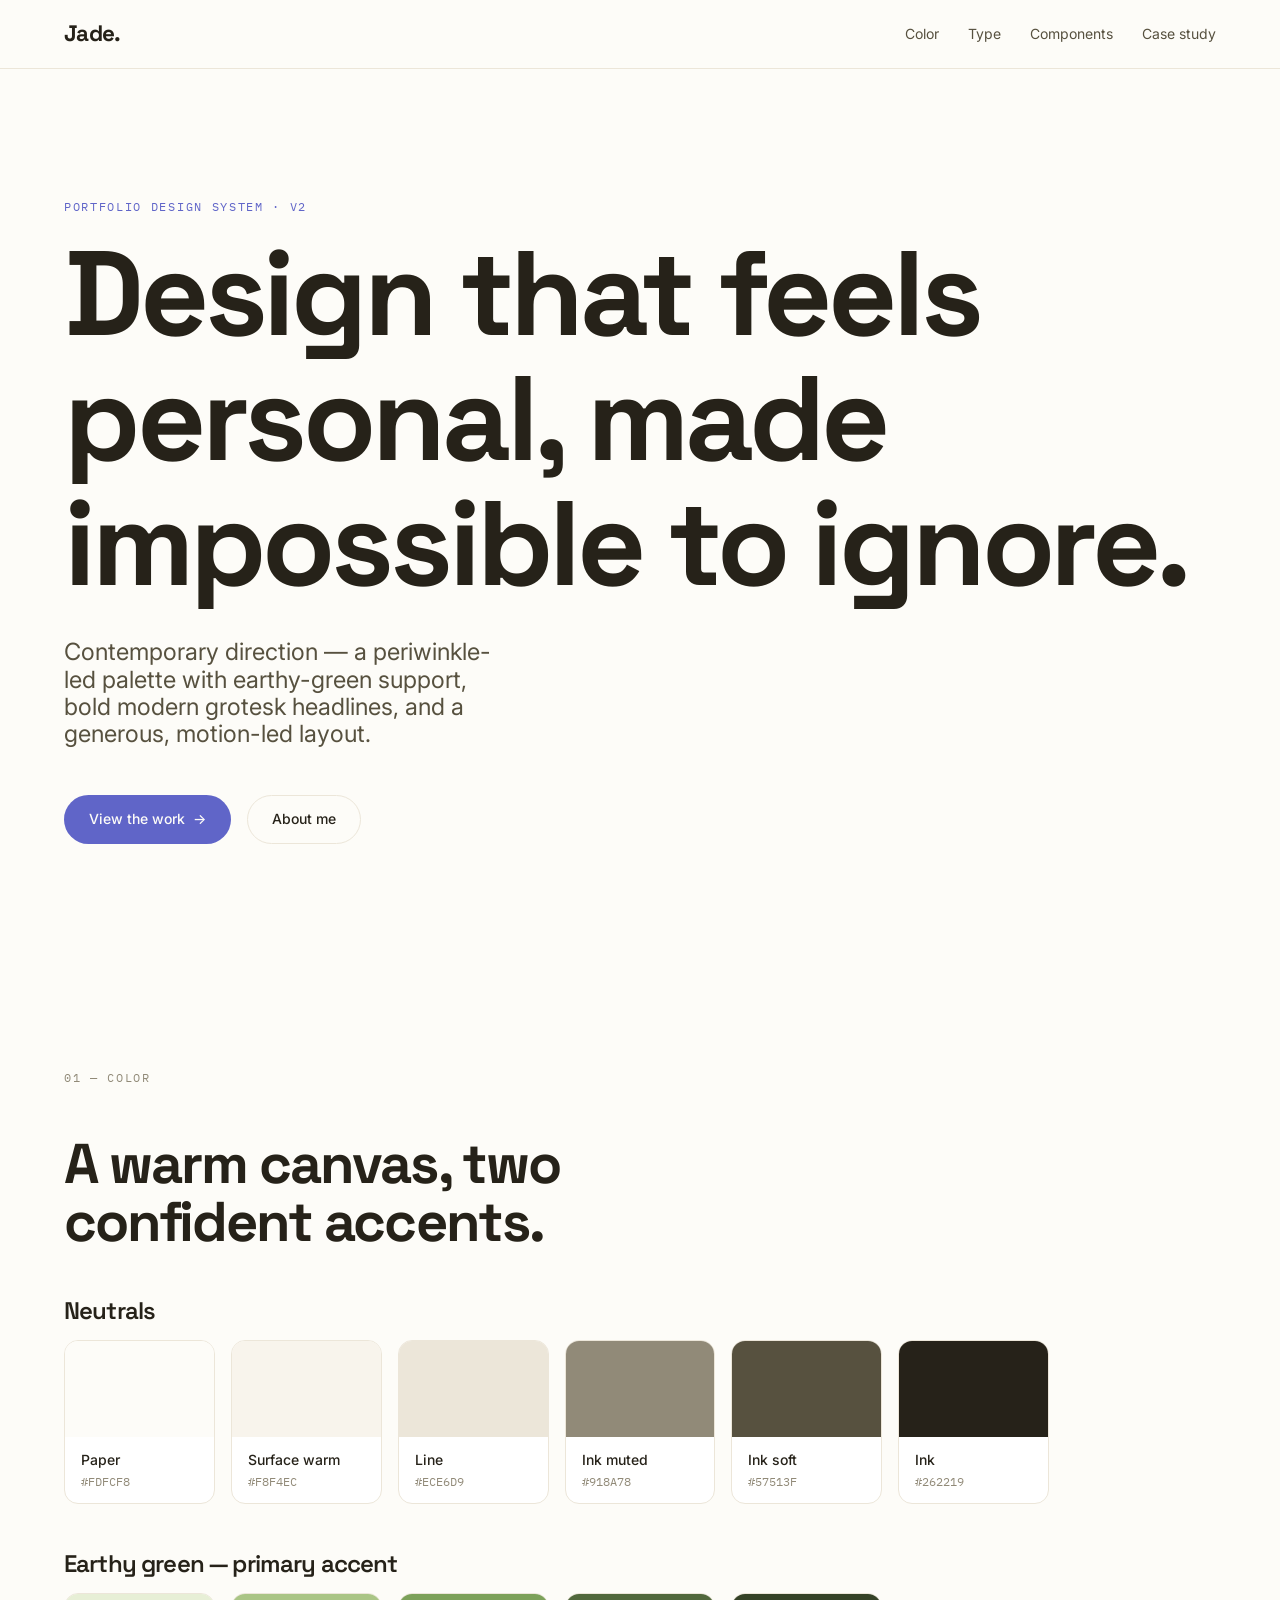
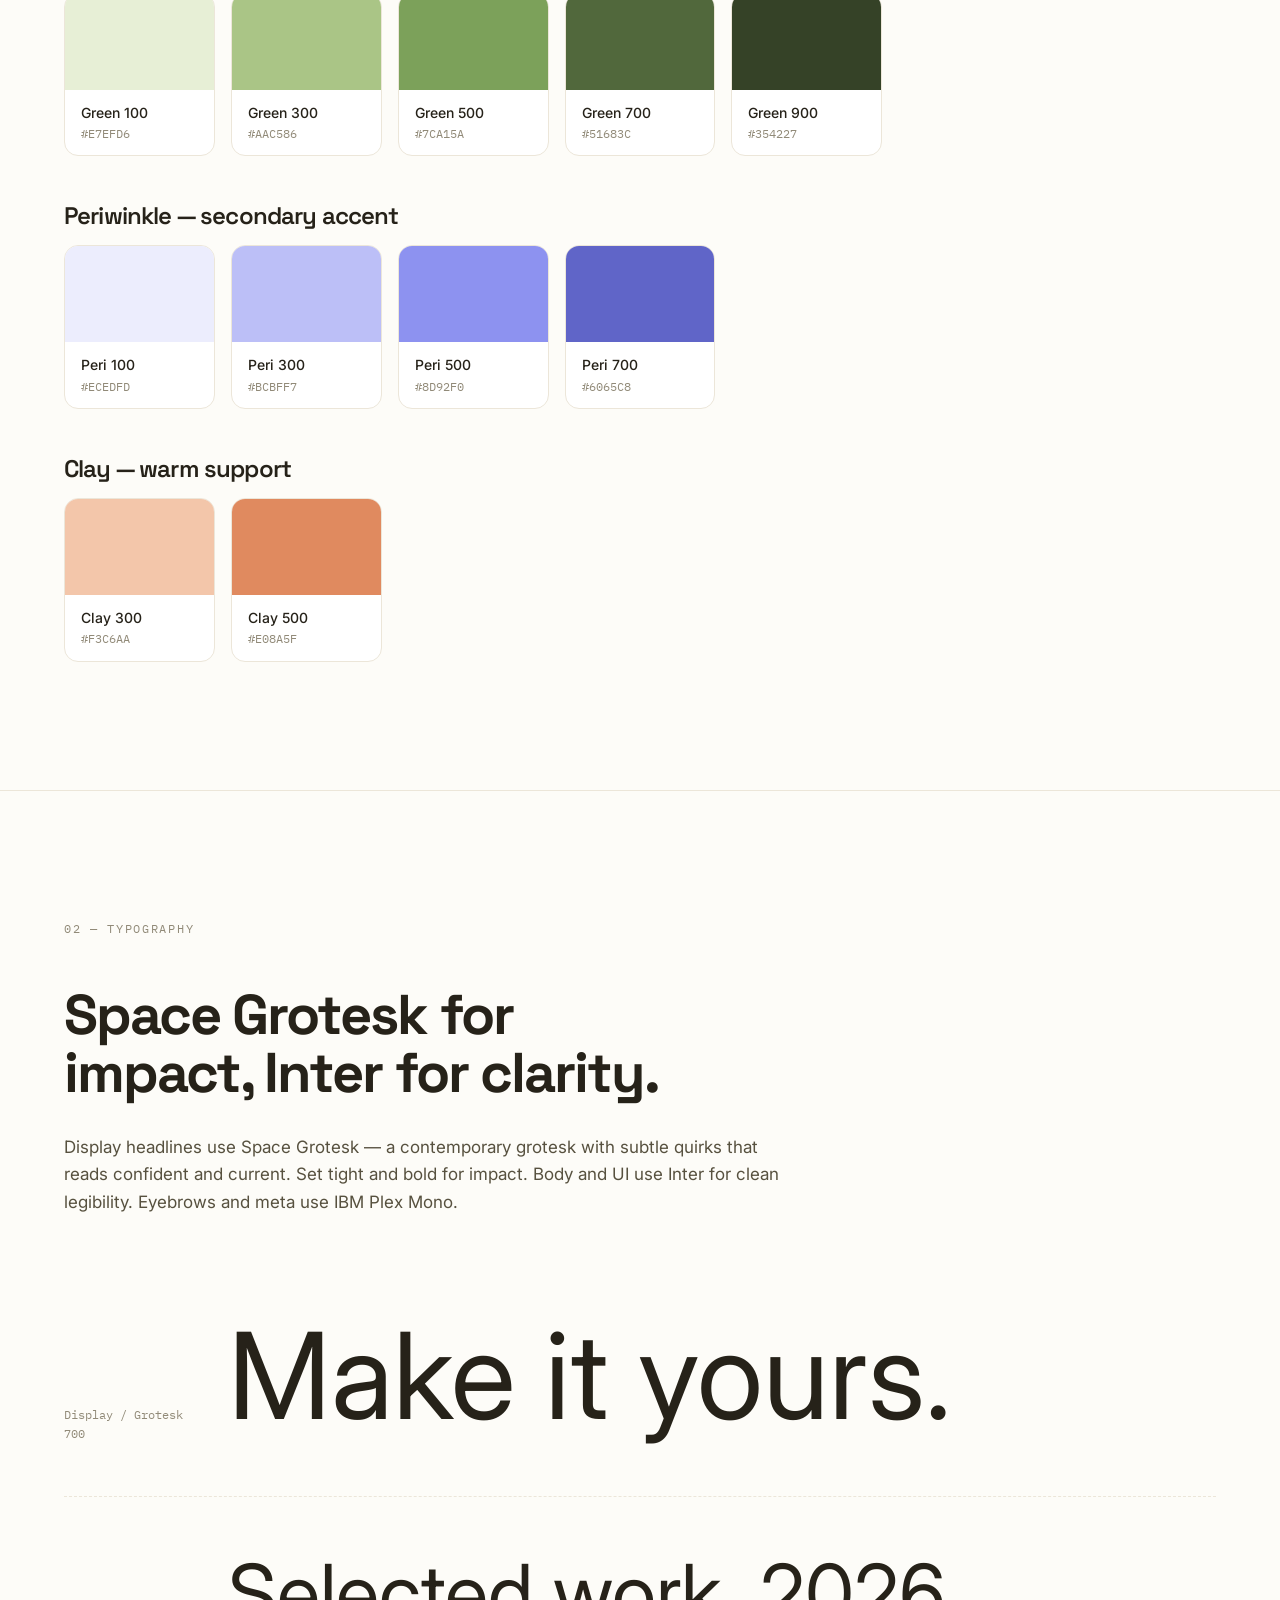
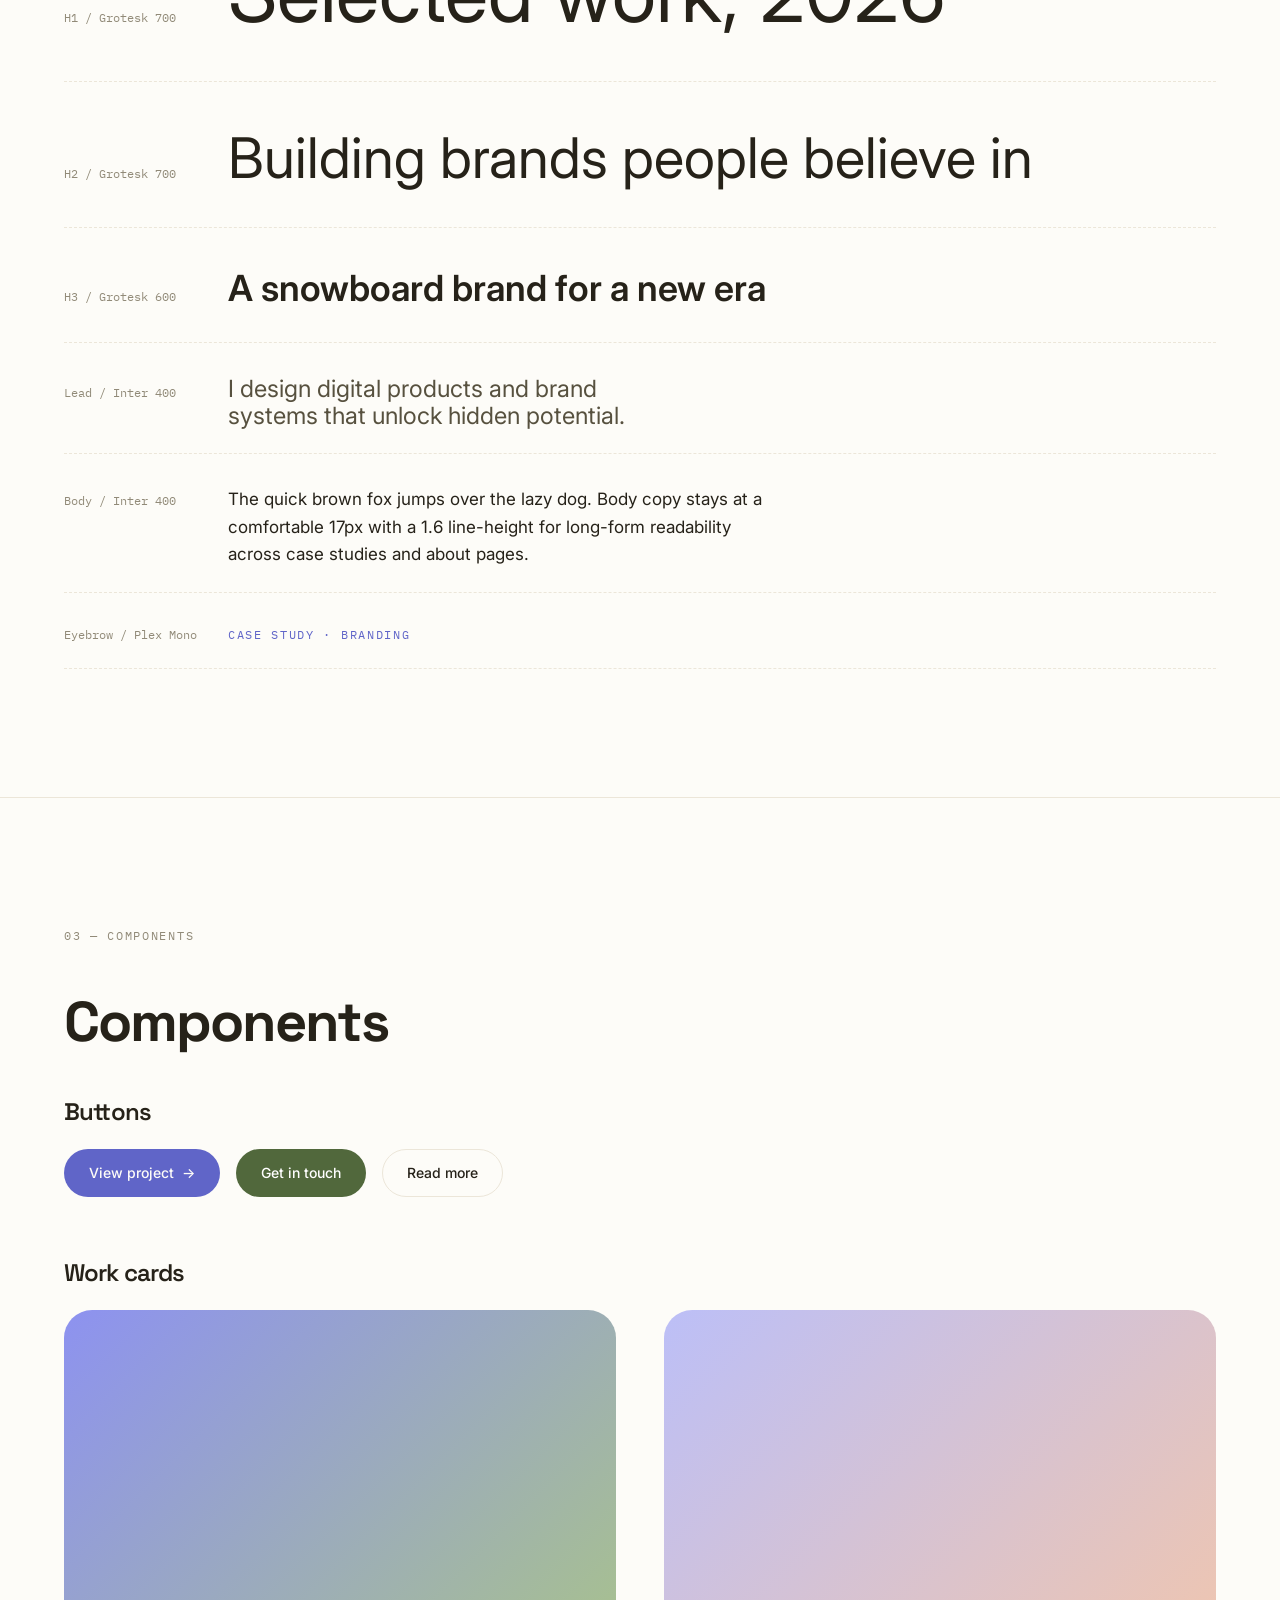
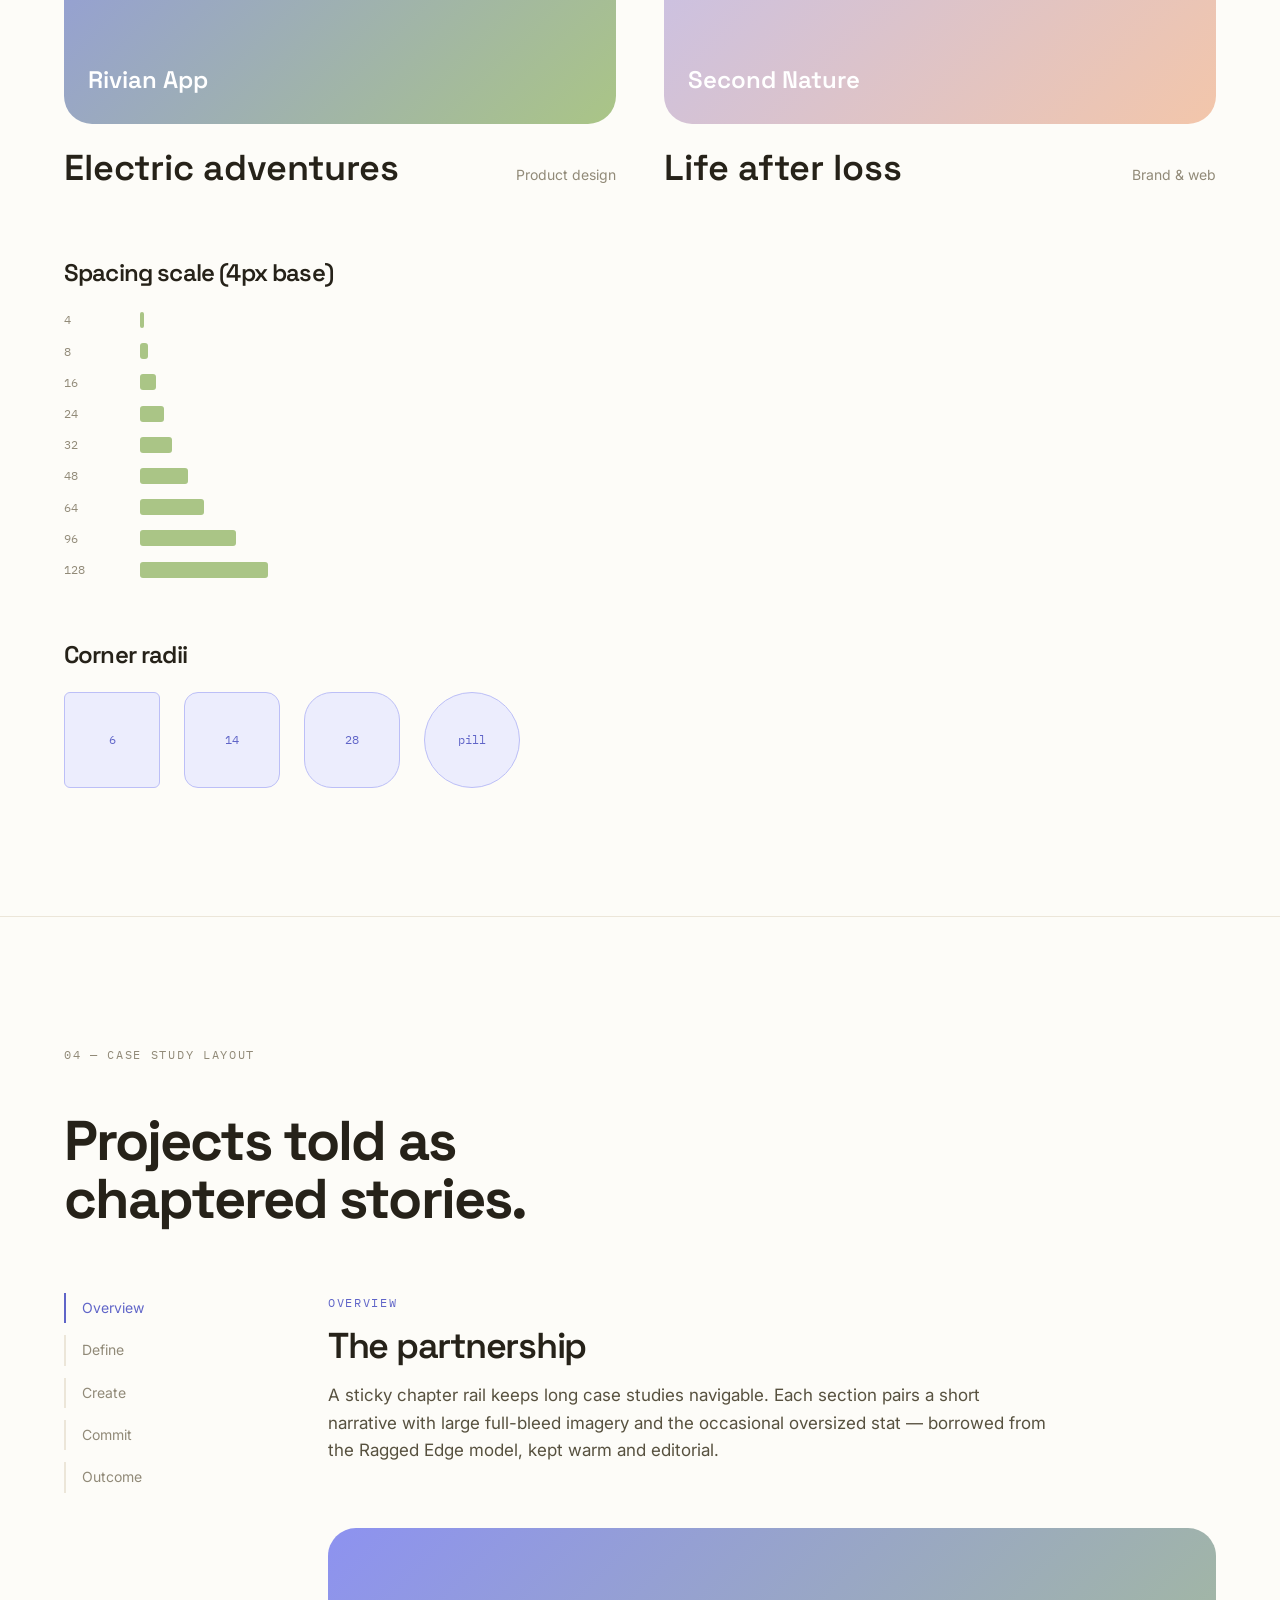
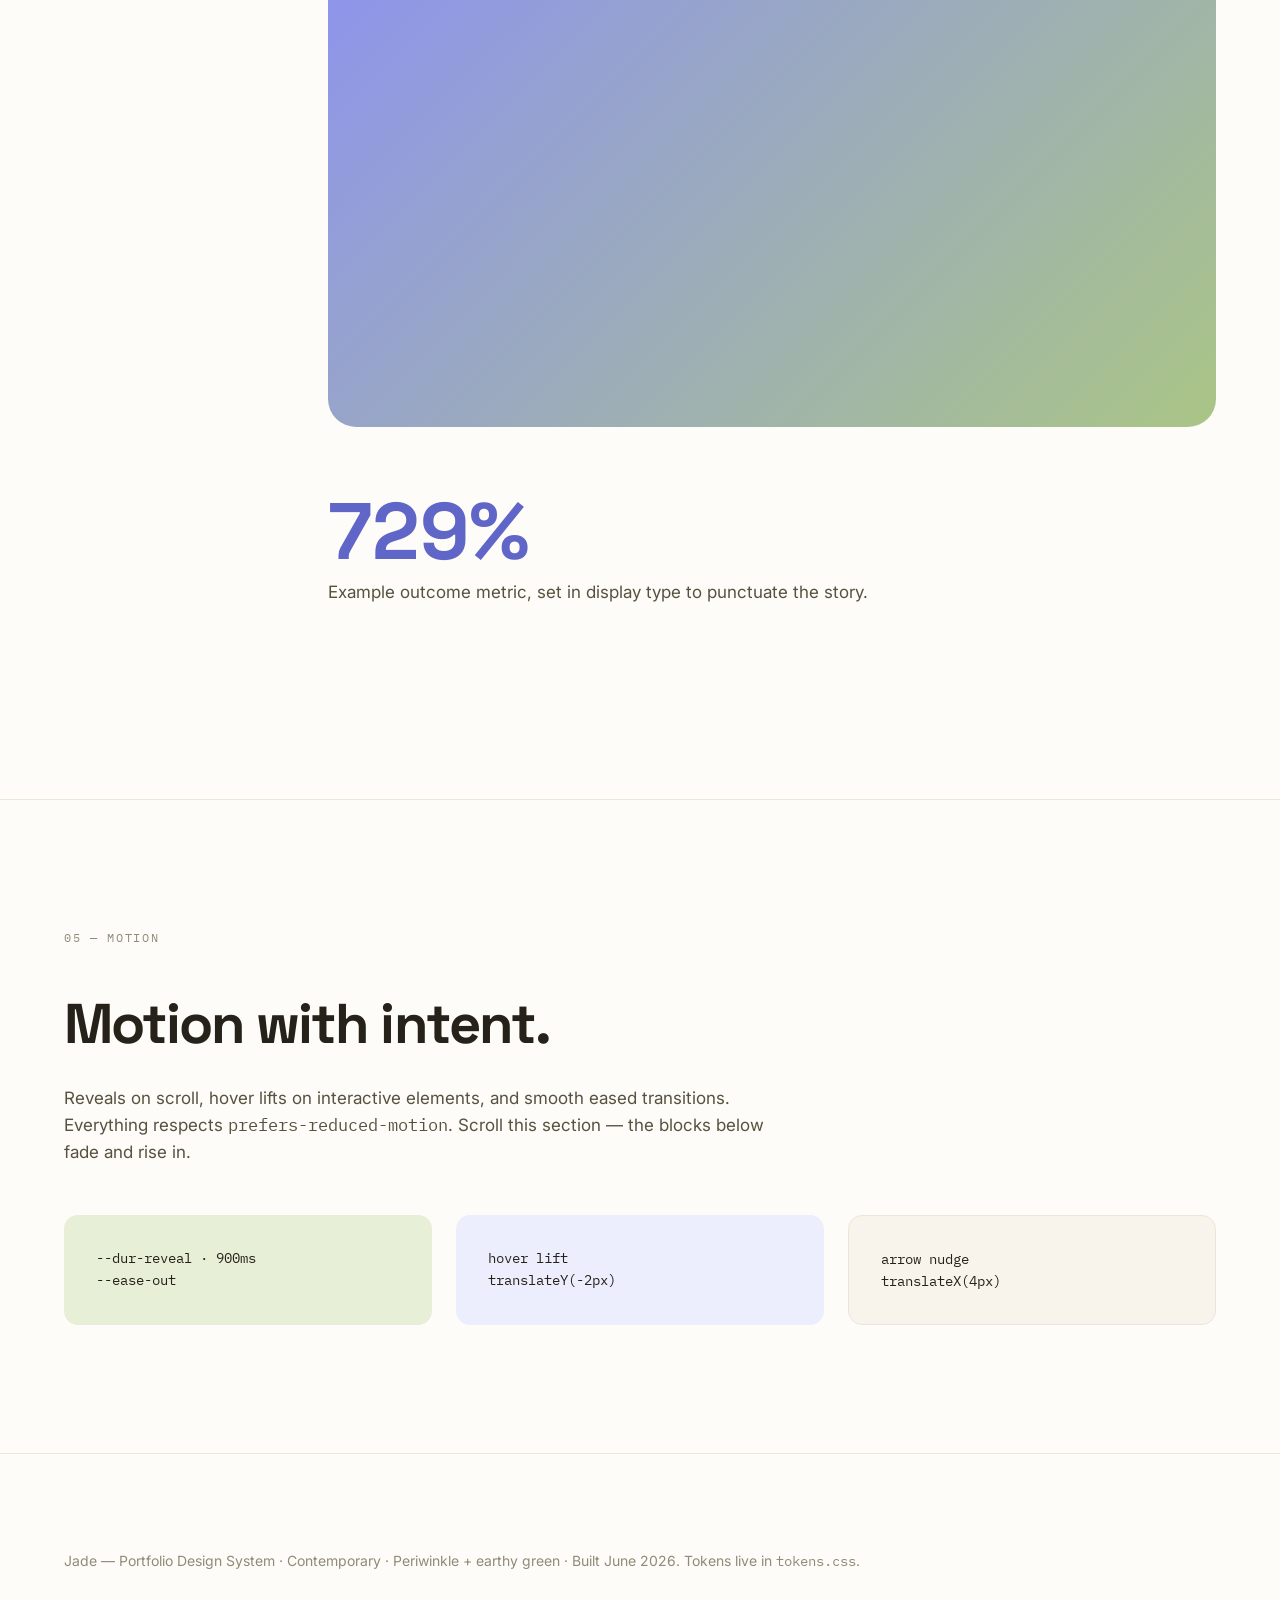
<file: styleguide.html>
<!DOCTYPE html>
<html lang="en">
<head>
<meta charset="UTF-8">
<meta name="viewport" content="width=device-width, initial-scale=1">
<title>Jade — Portfolio Design System</title>
<link rel="preconnect" href="https://fonts.googleapis.com">
<link rel="preconnect" href="https://fonts.gstatic.com" crossorigin>
<link href="https://fonts.googleapis.com/css2?family=Space+Grotesk:wght@400;500;600;700&family=Inter:wght@300;400;500;600&family=IBM+Plex+Mono:wght@400;500&display=swap" rel="stylesheet">
<link rel="stylesheet" href="tokens.css">
<style>
  *, *::before, *::after { box-sizing: border-box; }
  html { scroll-behavior: smooth; }
  body {
    margin: 0;
    background: var(--bg);
    color: var(--fg);
    font-family: var(--font-body);
    font-size: var(--fs-body);
    line-height: var(--lh-normal);
    -webkit-font-smoothing: antialiased;
  }

  /* ---- helpers ---- */
  .wrap { max-width: var(--container); margin: 0 auto; padding-inline: var(--gutter); }
  .eyebrow {
    font-family: var(--font-mono);
    font-size: var(--fs-caption);
    letter-spacing: var(--tracking-wide);
    text-transform: uppercase;
    color: var(--accent);
    margin: 0 0 var(--space-4);
  }
  h1,h2,h3,h4 { font-family: var(--font-display); font-weight: var(--fw-black); line-height: var(--lh-tight); letter-spacing: var(--tracking-tight); margin: 0; }
  .display { font-size: var(--fs-display); }
  .h1 { font-size: var(--fs-h1); }
  .h2 { font-size: var(--fs-h2); }
  .h3 { font-size: var(--fs-h3); font-weight: var(--fw-semibold); }
  .h4 { font-size: var(--fs-h4); font-weight: var(--fw-semibold); }
  .lead { font-size: var(--fs-lead); color: var(--fg-soft); line-height: var(--lh-snug); max-width: 30ch; }
  p { max-width: var(--container-text); }

  section { padding-block: var(--space-32); border-top: 1px solid var(--color-line); }
  section:first-of-type { border-top: none; }
  .section-label { font-family: var(--font-mono); font-size: var(--fs-caption); letter-spacing: var(--tracking-wide); text-transform: uppercase; color: var(--color-ink-muted); margin-bottom: var(--space-12); display:block; }

  /* ---- top nav ---- */
  nav.top {
    position: sticky; top: 0; z-index: var(--z-nav);
    background: color-mix(in srgb, var(--bg) 86%, transparent);
    backdrop-filter: blur(10px);
    border-bottom: 1px solid var(--color-line);
  }
  nav.top .wrap { display: flex; align-items: center; justify-content: space-between; padding-block: var(--space-4); }
  nav.top .logo { font-family: var(--font-display); font-weight: var(--fw-black); font-size: 1.4rem; letter-spacing: -0.03em; }
  nav.top a { color: var(--fg-soft); text-decoration: none; margin-left: var(--space-6); font-size: var(--fs-small); transition: color var(--dur-fast) var(--ease-soft); }
  nav.top a:hover { color: var(--accent); }

  /* ---- hero ---- */
  .hero { padding-block: var(--space-32) var(--space-24); }
  .hero .display { max-width: 18ch; }
  .hero .lead { margin-top: var(--space-8); }

  /* ---- swatches ---- */
  .swatch-grid { display: grid; grid-template-columns: repeat(auto-fill, minmax(150px, 1fr)); gap: var(--space-4); }
  .swatch { border-radius: var(--radius-md); overflow: hidden; border: 1px solid var(--color-line); background: var(--color-surface); }
  .swatch .chip { height: 96px; }
  .swatch .meta { padding: var(--space-3) var(--space-4); }
  .swatch .name { font-weight: var(--fw-medium); font-size: var(--fs-small); }
  .swatch .hex { font-family: var(--font-mono); font-size: var(--fs-caption); color: var(--color-ink-muted); }

  /* ---- type specimen ---- */
  .specimen { display: grid; gap: var(--space-8); }
  .specimen .row { display: grid; grid-template-columns: 140px 1fr; gap: var(--space-6); align-items: baseline; padding-bottom: var(--space-6); border-bottom: 1px dashed var(--color-line); }
  .specimen .tag { font-family: var(--font-mono); font-size: var(--fs-caption); color: var(--color-ink-muted); }
  @media (max-width: 640px){ .specimen .row { grid-template-columns: 1fr; gap: var(--space-2);} }

  /* ---- buttons ---- */
  .btn-row { display: flex; flex-wrap: wrap; gap: var(--space-4); align-items: center; }
  .btn {
    display: inline-flex; align-items: center; gap: var(--space-2);
    font-family: var(--font-body); font-weight: var(--fw-medium); font-size: var(--fs-small);
    padding: var(--space-3) var(--space-6); border-radius: var(--radius-pill);
    border: 1px solid transparent; cursor: pointer; text-decoration: none;
    transition: transform var(--dur-fast) var(--ease-out), background var(--dur-base) var(--ease-soft), color var(--dur-base) var(--ease-soft);
  }
  .btn:hover { transform: translateY(-2px); }
  .btn-primary { background: var(--accent); color: var(--on-accent); }
  .btn-primary:hover { background: var(--color-green-900); }
  .btn-secondary { background: var(--color-green-700); color: #fff; }
  .btn-secondary:hover { background: var(--color-green-900); }
  .btn-ghost { background: transparent; color: var(--fg); border-color: var(--color-line); }
  .btn-ghost:hover { border-color: var(--accent); color: var(--accent); }
  .arrow { transition: transform var(--dur-base) var(--ease-out); }
  .btn:hover .arrow { transform: translateX(4px); }

  /* ---- work cards ---- */
  .cards { display: grid; grid-template-columns: repeat(2, 1fr); gap: var(--space-12); }
  @media (max-width: 760px){ .cards { grid-template-columns: 1fr; } }
  .card { display: block; text-decoration: none; color: inherit; }
  .card .thumb {
    aspect-ratio: 4/3; border-radius: var(--radius-lg); overflow: hidden;
    background: linear-gradient(135deg, var(--color-peri-500), var(--color-green-300));
    position: relative; transition: transform var(--dur-slow) var(--ease-out);
  }
  .card:nth-child(2) .thumb { background: linear-gradient(135deg, var(--color-peri-300), var(--color-clay-300)); }
  .card .thumb::after { content:""; position:absolute; inset:0; background: rgba(34,31,26,0); transition: background var(--dur-base);}
  .card:hover .thumb { transform: scale(1.015); }
  .card .thumb-label { position:absolute; left: var(--space-6); bottom: var(--space-6); color:#fff; font-family: var(--font-display); font-weight: var(--fw-semibold); font-size: var(--fs-h4); }
  .card .meta { margin-top: var(--space-4); display:flex; justify-content: space-between; align-items: baseline; gap: var(--space-4); }
  .card .title { font-family: var(--font-display); font-weight: var(--fw-semibold); font-size: var(--fs-h3); }
  .card .role { color: var(--color-ink-muted); font-size: var(--fs-small); }

  /* ---- chaptered case-study demo ---- */
  .case { display: grid; grid-template-columns: 200px 1fr; gap: var(--space-16); }
  @media (max-width: 760px){ .case { grid-template-columns: 1fr; gap: var(--space-8);} }
  .chapters { position: sticky; top: 88px; align-self: start; display: flex; flex-direction: column; gap: var(--space-3); }
  .chapters a { text-decoration: none; color: var(--color-ink-muted); font-size: var(--fs-small); padding: var(--space-1) 0; border-left: 2px solid var(--color-line); padding-left: var(--space-4); transition: all var(--dur-fast); }
  .chapters a.active, .chapters a:hover { color: var(--accent); border-color: var(--accent); }
  .case-block { margin-bottom: var(--space-16); }
  .stat { font-family: var(--font-display); font-weight: var(--fw-black); font-size: var(--fs-h1); color: var(--accent); line-height: 1; }

  /* ---- spacing/radius scale viz ---- */
  .scale-row { display:flex; align-items:center; gap: var(--space-4); margin-bottom: var(--space-3); font-family: var(--font-mono); font-size: var(--fs-caption); color: var(--color-ink-muted);}
  .scale-bar { height: 16px; background: var(--color-green-300); border-radius: 3px; }
  .radii-row { display:flex; gap: var(--space-6); flex-wrap: wrap; }
  .radii-box { width: 96px; height: 96px; background: var(--color-peri-100); border: 1px solid var(--color-peri-300); display:flex; align-items:center; justify-content:center; font-family: var(--font-mono); font-size: var(--fs-caption); color: var(--color-peri-700); }

  /* ---- motion demo ---- */
  .reveal { opacity: 0; transform: translateY(28px); transition: opacity var(--dur-reveal) var(--ease-out), transform var(--dur-reveal) var(--ease-out); }
  .reveal.in { opacity: 1; transform: none; }

  footer { padding-block: var(--space-24); border-top: 1px solid var(--color-line); color: var(--color-ink-muted); font-size: var(--fs-small); }
</style>
</head>
<body>

<nav class="top">
  <div class="wrap">
    <span class="logo">Jade.</span>
    <div>
      <a href="#color">Color</a>
      <a href="#type">Type</a>
      <a href="#components">Components</a>
      <a href="#case">Case study</a>
    </div>
  </div>
</nav>

<header class="hero wrap">
  <p class="eyebrow">Portfolio Design System · v2</p>
  <h1 class="display">Design that feels personal, made impossible to ignore.</h1>
  <p class="lead">Contemporary direction — a periwinkle-led palette with earthy-green support, bold modern grotesk headlines, and a generous, motion-led layout.</p>
  <div class="btn-row" style="margin-top: var(--space-12)">
    <a class="btn btn-primary" href="#case">View the work <span class="arrow">→</span></a>
    <a class="btn btn-ghost" href="#type">About me</a>
  </div>
</header>

<!-- COLOR -->
<section id="color" class="wrap">
  <span class="section-label">01 — Color</span>
  <h2 class="h2" style="margin-bottom: var(--space-12); max-width: 16ch;">A warm canvas, two confident accents.</h2>

  <h3 class="h4" style="margin-bottom: var(--space-4)">Neutrals</h3>
  <div class="swatch-grid" style="margin-bottom: var(--space-12)">
    <div class="swatch"><div class="chip" style="background:#FDFCF8"></div><div class="meta"><div class="name">Paper</div><div class="hex">#FDFCF8</div></div></div>
    <div class="swatch"><div class="chip" style="background:#F8F4EC"></div><div class="meta"><div class="name">Surface warm</div><div class="hex">#F8F4EC</div></div></div>
    <div class="swatch"><div class="chip" style="background:#ECE6D9"></div><div class="meta"><div class="name">Line</div><div class="hex">#ECE6D9</div></div></div>
    <div class="swatch"><div class="chip" style="background:#918A78"></div><div class="meta"><div class="name">Ink muted</div><div class="hex">#918A78</div></div></div>
    <div class="swatch"><div class="chip" style="background:#57513F"></div><div class="meta"><div class="name">Ink soft</div><div class="hex">#57513F</div></div></div>
    <div class="swatch"><div class="chip" style="background:#262219"></div><div class="meta"><div class="name">Ink</div><div class="hex">#262219</div></div></div>
  </div>

  <h3 class="h4" style="margin-bottom: var(--space-4)">Earthy green — primary accent</h3>
  <div class="swatch-grid" style="margin-bottom: var(--space-12)">
    <div class="swatch"><div class="chip" style="background:#E7EFD6"></div><div class="meta"><div class="name">Green 100</div><div class="hex">#E7EFD6</div></div></div>
    <div class="swatch"><div class="chip" style="background:#AAC586"></div><div class="meta"><div class="name">Green 300</div><div class="hex">#AAC586</div></div></div>
    <div class="swatch"><div class="chip" style="background:#7CA15A"></div><div class="meta"><div class="name">Green 500</div><div class="hex">#7CA15A</div></div></div>
    <div class="swatch"><div class="chip" style="background:#51683C"></div><div class="meta"><div class="name">Green 700</div><div class="hex">#51683C</div></div></div>
    <div class="swatch"><div class="chip" style="background:#354227"></div><div class="meta"><div class="name">Green 900</div><div class="hex">#354227</div></div></div>
  </div>

  <h3 class="h4" style="margin-bottom: var(--space-4)">Periwinkle — secondary accent</h3>
  <div class="swatch-grid" style="margin-bottom: var(--space-12)">
    <div class="swatch"><div class="chip" style="background:#ECEDFD"></div><div class="meta"><div class="name">Peri 100</div><div class="hex">#ECEDFD</div></div></div>
    <div class="swatch"><div class="chip" style="background:#BCBFF7"></div><div class="meta"><div class="name">Peri 300</div><div class="hex">#BCBFF7</div></div></div>
    <div class="swatch"><div class="chip" style="background:#8D92F0"></div><div class="meta"><div class="name">Peri 500</div><div class="hex">#8D92F0</div></div></div>
    <div class="swatch"><div class="chip" style="background:#6065C8"></div><div class="meta"><div class="name">Peri 700</div><div class="hex">#6065C8</div></div></div>
  </div>

  <h3 class="h4" style="margin-bottom: var(--space-4)">Clay — warm support</h3>
  <div class="swatch-grid">
    <div class="swatch"><div class="chip" style="background:#F3C6AA"></div><div class="meta"><div class="name">Clay 300</div><div class="hex">#F3C6AA</div></div></div>
    <div class="swatch"><div class="chip" style="background:#E08A5F"></div><div class="meta"><div class="name">Clay 500</div><div class="hex">#E08A5F</div></div></div>
  </div>
</section>

<!-- TYPE -->
<section id="type" class="wrap">
  <span class="section-label">02 — Typography</span>
  <h2 class="h2" style="margin-bottom: var(--space-8); max-width: 18ch;">Space Grotesk for impact, Inter for clarity.</h2>
  <p style="color: var(--fg-soft); margin-bottom: var(--space-16);">Display headlines use Space Grotesk — a contemporary grotesk with subtle quirks that reads confident and current. Set tight and bold for impact. Body and UI use Inter for clean legibility. Eyebrows and meta use IBM Plex Mono.</p>

  <div class="specimen">
    <div class="row"><span class="tag">Display / Grotesk 700</span><span class="display">Make it yours.</span></div>
    <div class="row"><span class="tag">H1 / Grotesk 700</span><span class="h1">Selected work, 2026</span></div>
    <div class="row"><span class="tag">H2 / Grotesk 700</span><span class="h2">Building brands people believe in</span></div>
    <div class="row"><span class="tag">H3 / Grotesk 600</span><span class="h3">A snowboard brand for a new era</span></div>
    <div class="row"><span class="tag">Lead / Inter 400</span><span class="lead">I design digital products and brand systems that unlock hidden potential.</span></div>
    <div class="row"><span class="tag">Body / Inter 400</span><span style="max-width:50ch">The quick brown fox jumps over the lazy dog. Body copy stays at a comfortable 17px with a 1.6 line-height for long-form readability across case studies and about pages.</span></div>
    <div class="row"><span class="tag">Eyebrow / Plex Mono</span><span class="eyebrow" style="margin:0">Case study · Branding</span></div>
  </div>
</section>

<!-- COMPONENTS -->
<section id="components" class="wrap">
  <span class="section-label">03 — Components</span>
  <h2 class="h2" style="margin-bottom: var(--space-12)">Components</h2>

  <h3 class="h4" style="margin-bottom: var(--space-6)">Buttons</h3>
  <div class="btn-row" style="margin-bottom: var(--space-16)">
    <a class="btn btn-primary" href="#">View project <span class="arrow">→</span></a>
    <a class="btn btn-secondary" href="#">Get in touch</a>
    <a class="btn btn-ghost" href="#">Read more</a>
  </div>

  <h3 class="h4" style="margin-bottom: var(--space-6)">Work cards</h3>
  <div class="cards" style="margin-bottom: var(--space-16)">
    <a class="card" href="#">
      <div class="thumb"><span class="thumb-label">Rivian App</span></div>
      <div class="meta"><span class="title">Electric adventures</span><span class="role">Product design</span></div>
    </a>
    <a class="card" href="#">
      <div class="thumb"><span class="thumb-label">Second Nature</span></div>
      <div class="meta"><span class="title">Life after loss</span><span class="role">Brand &amp; web</span></div>
    </a>
  </div>

  <h3 class="h4" style="margin-bottom: var(--space-6)">Spacing scale (4px base)</h3>
  <div style="margin-bottom: var(--space-16)">
    <div class="scale-row"><span style="width:60px">4</span><div class="scale-bar" style="width:4px"></div></div>
    <div class="scale-row"><span style="width:60px">8</span><div class="scale-bar" style="width:8px"></div></div>
    <div class="scale-row"><span style="width:60px">16</span><div class="scale-bar" style="width:16px"></div></div>
    <div class="scale-row"><span style="width:60px">24</span><div class="scale-bar" style="width:24px"></div></div>
    <div class="scale-row"><span style="width:60px">32</span><div class="scale-bar" style="width:32px"></div></div>
    <div class="scale-row"><span style="width:60px">48</span><div class="scale-bar" style="width:48px"></div></div>
    <div class="scale-row"><span style="width:60px">64</span><div class="scale-bar" style="width:64px"></div></div>
    <div class="scale-row"><span style="width:60px">96</span><div class="scale-bar" style="width:96px"></div></div>
    <div class="scale-row"><span style="width:60px">128</span><div class="scale-bar" style="width:128px"></div></div>
  </div>

  <h3 class="h4" style="margin-bottom: var(--space-6)">Corner radii</h3>
  <div class="radii-row">
    <div class="radii-box" style="border-radius: var(--radius-sm)">6</div>
    <div class="radii-box" style="border-radius: var(--radius-md)">14</div>
    <div class="radii-box" style="border-radius: var(--radius-lg)">28</div>
    <div class="radii-box" style="border-radius: var(--radius-pill)">pill</div>
  </div>
</section>

<!-- CASE STUDY DEMO -->
<section id="case" class="wrap">
  <span class="section-label">04 — Case study layout</span>
  <h2 class="h2" style="margin-bottom: var(--space-16); max-width: 16ch;">Projects told as chaptered stories.</h2>
  <div class="case">
    <div class="chapters">
      <a href="#" class="active">Overview</a>
      <a href="#">Define</a>
      <a href="#">Create</a>
      <a href="#">Commit</a>
      <a href="#">Outcome</a>
    </div>
    <div>
      <div class="case-block reveal">
        <p class="eyebrow">Overview</p>
        <h3 class="h3" style="margin-bottom: var(--space-4)">The partnership</h3>
        <p style="color: var(--fg-soft)">A sticky chapter rail keeps long case studies navigable. Each section pairs a short narrative with large full-bleed imagery and the occasional oversized stat — borrowed from the Ragged Edge model, kept warm and editorial.</p>
      </div>
      <div class="case-block reveal">
        <div style="aspect-ratio:16/9; border-radius: var(--radius-lg); background: linear-gradient(135deg, var(--color-peri-500), var(--color-green-300));"></div>
      </div>
      <div class="case-block reveal">
        <span class="stat">729%</span>
        <p style="color: var(--fg-soft); margin-top: var(--space-2)">Example outcome metric, set in display type to punctuate the story.</p>
      </div>
    </div>
  </div>
</section>

<!-- MOTION -->
<section id="motion" class="wrap">
  <span class="section-label">05 — Motion</span>
  <h2 class="h2" style="margin-bottom: var(--space-8); max-width: 18ch;">Motion with intent.</h2>
  <p style="color: var(--fg-soft); margin-bottom: var(--space-12)">Reveals on scroll, hover lifts on interactive elements, and smooth eased transitions. Everything respects <code style="font-family:var(--font-mono)">prefers-reduced-motion</code>. Scroll this section — the blocks below fade and rise in.</p>
  <div style="display:grid; grid-template-columns: repeat(3,1fr); gap: var(--space-6)">
    <div class="reveal" style="background: var(--color-green-100); border-radius: var(--radius-md); padding: var(--space-8); font-family: var(--font-mono); font-size: var(--fs-small)">--dur-reveal · 900ms<br>--ease-out</div>
    <div class="reveal" style="background: var(--color-peri-100); border-radius: var(--radius-md); padding: var(--space-8); font-family: var(--font-mono); font-size: var(--fs-small)">hover lift<br>translateY(-2px)</div>
    <div class="reveal" style="background: var(--color-surface-warm); border: 1px solid var(--color-line); border-radius: var(--radius-md); padding: var(--space-8); font-family: var(--font-mono); font-size: var(--fs-small)">arrow nudge<br>translateX(4px)</div>
  </div>
</section>

<footer class="wrap">
  Jade — Portfolio Design System · Contemporary · Periwinkle + earthy green · Built June 2026.
  Tokens live in <code style="font-family:var(--font-mono)">tokens.css</code>.
</footer>

<script>
  // Scroll reveals
  const io = new IntersectionObserver((entries) => {
    entries.forEach(e => { if (e.isIntersecting) { e.target.classList.add('in'); io.unobserve(e.target); } });
  }, { threshold: 0.15 });
  document.querySelectorAll('.reveal').forEach(el => io.observe(el));
</script>
</body>
</html>
</file>
<file: tokens.css>
/* ============================================================
   JADE — PORTFOLIO DESIGN TOKENS
   Direction: Contemporary · Primary: periwinkle · Secondary: earthy green
   Drop this file into your build and reference the variables.
   ============================================================ */

:root {
  /* ---------- COLOR ---------- */
  /* Warm neutral canvas — bright, almost-white with a warm cast */
  --color-paper:        #FDFCF8; /* page background, warm near-white */
  --color-surface:      #FFFFFF; /* cards, raised surfaces */
  --color-surface-warm: #F8F4EC; /* alternating sections, subtle warmth */
  --color-line:         #ECE6D9; /* hairlines, dividers, borders */

  /* Ink — warm near-black, never pure #000 */
  --color-ink:          #262219; /* primary text */
  --color-ink-soft:     #57513F; /* secondary text */
  --color-ink-muted:    #918A78; /* captions, meta, placeholders */

  /* Earthy green — SECONDARY accent, brighter & fresher */
  --color-green-900:    #354227;
  --color-green-700:    #51683C; /* primary actions, accent text */
  --color-green-500:    #7CA15A; /* core brand green, vivid */
  --color-green-300:    #AAC586; /* sage, soft fills */
  --color-green-100:    #E7EFD6; /* tints, backgrounds */

  /* Periwinkle — PRIMARY accent, brighter */
  --color-peri-700:     #6065C8;
  --color-peri-500:     #8D92F0; /* core periwinkle, luminous */
  --color-peri-300:     #BCBFF7; /* soft */
  --color-peri-100:     #ECEDFD; /* tints, backgrounds */

  /* Clay — warm supporting tone, brighter */
  --color-clay-500:     #E08A5F;
  --color-clay-300:     #F3C6AA;

  /* Semantic roles */
  --bg:                 var(--color-paper);
  --bg-alt:             var(--color-surface-warm);
  --fg:                 var(--color-ink);
  --fg-soft:            var(--color-ink-soft);
  --accent:             var(--color-peri-700);   /* PRIMARY — periwinkle */
  --accent-bright:      var(--color-peri-500);   /* luminous fills, gradients */
  --accent-2:           var(--color-green-700);  /* SECONDARY — earthy green */
  --accent-2-bright:    var(--color-green-500);
  --on-accent:          #FDFCF8;

  /* ---------- TYPOGRAPHY ---------- */
  /* Display: Space Grotesk (modern grotesk) · Body: Inter (clean sans) */
  --font-display: "Space Grotesk", "Inter", system-ui, -apple-system, sans-serif;
  --font-body:    "Inter", system-ui, -apple-system, "Segoe UI", sans-serif;
  --font-mono:    "IBM Plex Mono", ui-monospace, "SF Mono", monospace;

  /* Fluid type scale (min · preferred · max) */
  --fs-display:   clamp(3rem, 1.5rem + 7.5vw, 8rem);     /* hero statements */
  --fs-h1:        clamp(2.5rem, 1.6rem + 4.5vw, 5rem);
  --fs-h2:        clamp(2rem, 1.4rem + 3vw, 3.5rem);
  --fs-h3:        clamp(1.5rem, 1.2rem + 1.5vw, 2.25rem);
  --fs-h4:        clamp(1.25rem, 1.1rem + 0.75vw, 1.5rem);
  --fs-lead:      clamp(1.125rem, 1rem + 0.6vw, 1.5rem);  /* intro paragraphs */
  --fs-body:      1.0625rem;   /* 17px */
  --fs-small:     0.875rem;
  --fs-caption:   0.75rem;     /* labels, eyebrows, meta */

  --lh-tight:     1.04;        /* display headlines */
  --lh-snug:      1.15;
  --lh-normal:    1.6;         /* body copy */

  --tracking-tight:  -0.035em;  /* tight modern display headlines */
  --tracking-normal: 0;
  --tracking-wide:   0.14em;    /* eyebrows / all-caps labels */

  --fw-light:    300;
  --fw-regular:  400;
  --fw-medium:   500;
  --fw-semibold: 600;
  --fw-bold:     700;          /* Space Grotesk display weight */
  --fw-black:    700;          /* alias — Space Grotesk tops out at 700 */

  /* ---------- SPACING (4px base) ---------- */
  --space-1:  0.25rem;   /* 4  */
  --space-2:  0.5rem;    /* 8  */
  --space-3:  0.75rem;   /* 12 */
  --space-4:  1rem;      /* 16 */
  --space-6:  1.5rem;    /* 24 */
  --space-8:  2rem;      /* 32 */
  --space-12: 3rem;      /* 48 */
  --space-16: 4rem;      /* 64 */
  --space-24: 6rem;      /* 96 */
  --space-32: 8rem;      /* 128 */
  --space-40: 10rem;     /* 160 — generous section rhythm */

  --container:      1280px;  /* max content width */
  --container-text: 720px;   /* readable prose measure */
  --gutter:         clamp(1.25rem, 5vw, 4rem);

  /* ---------- RADII ---------- */
  --radius-sm:   6px;
  --radius-md:   14px;
  --radius-lg:   28px;
  --radius-pill: 999px;

  /* ---------- SHADOWS (warm-tinted, soft) ---------- */
  --shadow-sm: 0 1px 2px rgba(34, 31, 26, 0.06);
  --shadow-md: 0 8px 24px rgba(34, 31, 26, 0.08);
  --shadow-lg: 0 24px 60px rgba(34, 31, 26, 0.12);

  /* ---------- MOTION ---------- */
  --dur-fast:   160ms;
  --dur-base:   320ms;
  --dur-slow:   600ms;
  --dur-reveal: 900ms;       /* scroll-in reveals */
  --ease-out:   cubic-bezier(0.16, 1, 0.3, 1);   /* expressive ease-out */
  --ease-soft:  cubic-bezier(0.4, 0, 0.2, 1);    /* standard */

  /* ---------- LAYERS ---------- */
  --z-nav: 100;
  --z-overlay: 200;
}

@media (prefers-reduced-motion: reduce) {
  :root {
    --dur-fast: 0ms; --dur-base: 0ms; --dur-slow: 0ms; --dur-reveal: 0ms;
  }
}
</file>
